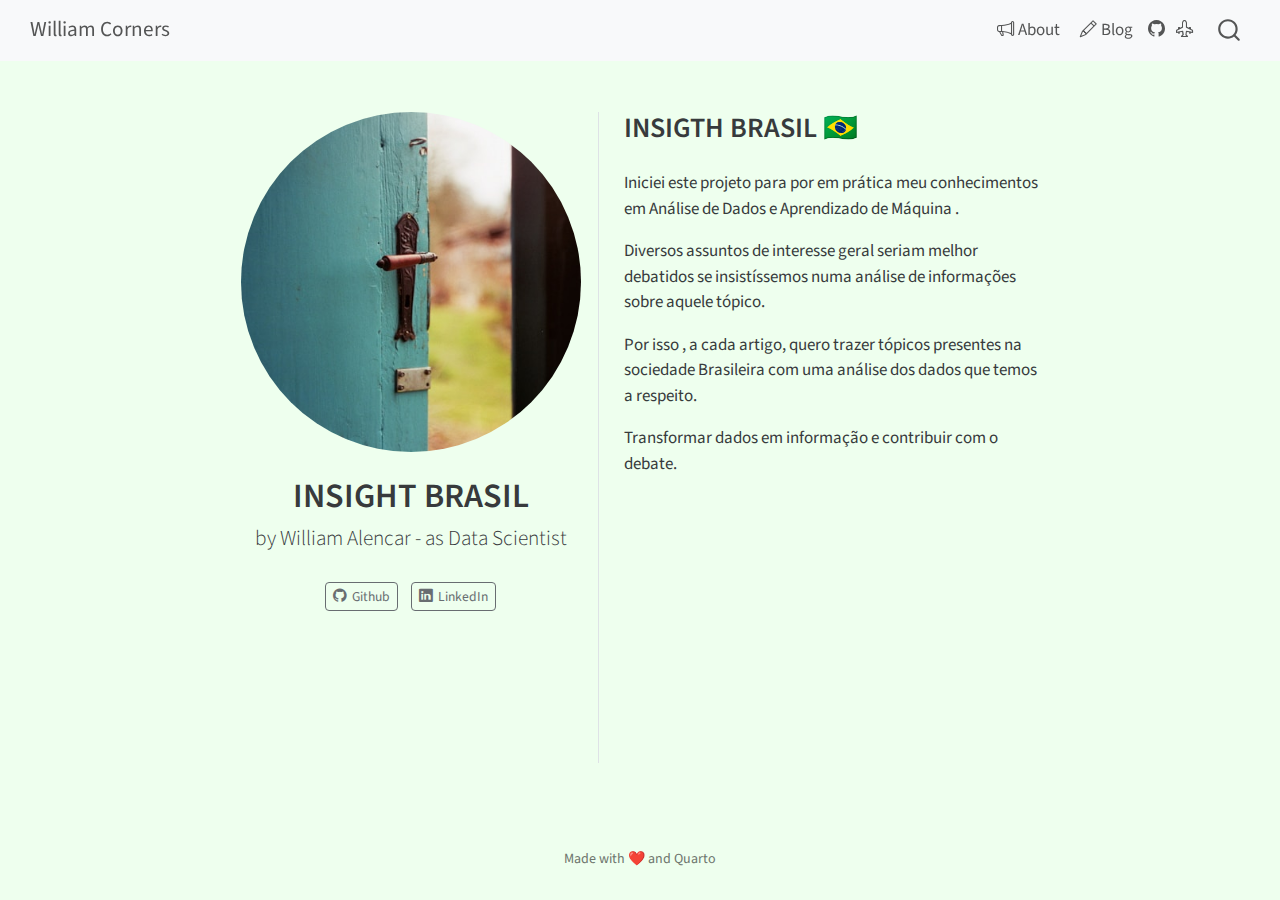
<file: index.html>
<!DOCTYPE html>
<html xmlns="http://www.w3.org/1999/xhtml" lang="en" xml:lang="en"><head>

<meta charset="utf-8">
<meta name="generator" content="quarto-1.6.43">

<meta name="viewport" content="width=device-width, initial-scale=1.0, user-scalable=yes">


<title>Insight Brasil</title>
<style>
code{white-space: pre-wrap;}
span.smallcaps{font-variant: small-caps;}
div.columns{display: flex; gap: min(4vw, 1.5em);}
div.column{flex: auto; overflow-x: auto;}
div.hanging-indent{margin-left: 1.5em; text-indent: -1.5em;}
ul.task-list{list-style: none;}
ul.task-list li input[type="checkbox"] {
  width: 0.8em;
  margin: 0 0.8em 0.2em -1em; /* quarto-specific, see https://github.com/quarto-dev/quarto-cli/issues/4556 */ 
  vertical-align: middle;
}
</style>


<script src="site_libs/quarto-nav/quarto-nav.js"></script>
<script src="site_libs/quarto-nav/headroom.min.js"></script>
<script src="site_libs/clipboard/clipboard.min.js"></script>
<script src="site_libs/quarto-search/autocomplete.umd.js"></script>
<script src="site_libs/quarto-search/fuse.min.js"></script>
<script src="site_libs/quarto-search/quarto-search.js"></script>
<meta name="quarto:offset" content="./">
<script src="site_libs/quarto-html/quarto.js"></script>
<script src="site_libs/quarto-html/popper.min.js"></script>
<script src="site_libs/quarto-html/tippy.umd.min.js"></script>
<link href="site_libs/quarto-html/tippy.css" rel="stylesheet">
<link href="site_libs/quarto-html/quarto-syntax-highlighting-d4d76bf8491c20bad77d141916dc28e1.css" rel="stylesheet" id="quarto-text-highlighting-styles">
<script src="site_libs/bootstrap/bootstrap.min.js"></script>
<link href="site_libs/bootstrap/bootstrap-icons.css" rel="stylesheet">
<link href="site_libs/bootstrap/bootstrap-75f09d1d1c7c2da6c69d6bed206cf137.min.css" rel="stylesheet" append-hash="true" id="quarto-bootstrap" data-mode="light">
<script id="quarto-search-options" type="application/json">{
  "location": "navbar",
  "copy-button": false,
  "collapse-after": 3,
  "panel-placement": "end",
  "type": "overlay",
  "limit": 50,
  "keyboard-shortcut": [
    "f",
    "/",
    "s"
  ],
  "show-item-context": false,
  "language": {
    "search-no-results-text": "No results",
    "search-matching-documents-text": "matching documents",
    "search-copy-link-title": "Copy link to search",
    "search-hide-matches-text": "Hide additional matches",
    "search-more-match-text": "more match in this document",
    "search-more-matches-text": "more matches in this document",
    "search-clear-button-title": "Clear",
    "search-text-placeholder": "",
    "search-detached-cancel-button-title": "Cancel",
    "search-submit-button-title": "Submit",
    "search-label": "Search"
  }
}</script>


<meta property="og:title" content="Insight Brasil">
<meta property="og:description" content="by William Alencar - as Data Scientist">
<meta property="og:image" content="./assets/images/profile.jpg">
<meta property="og:site_name" content="Insight Brasil">
</head>

<body class="nav-fixed fullcontent">

<div id="quarto-search-results"></div>
  <header id="quarto-header" class="headroom fixed-top">
    <nav class="navbar navbar-expand-lg " data-bs-theme="dark">
      <div class="navbar-container container-fluid">
      <div class="navbar-brand-container mx-auto">
    <a class="navbar-brand" href="./index.html">
    <span class="navbar-title">William Corners</span>
    </a>
  </div>
            <div id="quarto-search" class="" title="Search"></div>
          <button class="navbar-toggler" type="button" data-bs-toggle="collapse" data-bs-target="#navbarCollapse" aria-controls="navbarCollapse" role="menu" aria-expanded="false" aria-label="Toggle navigation" onclick="if (window.quartoToggleHeadroom) { window.quartoToggleHeadroom(); }">
  <span class="navbar-toggler-icon"></span>
</button>
          <div class="collapse navbar-collapse" id="navbarCollapse">
            <ul class="navbar-nav navbar-nav-scroll ms-auto">
  <li class="nav-item">
    <a class="nav-link" href="./pages/about.html"> <i class="bi bi-megaphone" role="img">
</i> 
<span class="menu-text">About</span></a>
  </li>  
  <li class="nav-item">
    <a class="nav-link" href="./blog/index.html"> <i class="bi bi-pencil" role="img">
</i> 
<span class="menu-text">Blog</span></a>
  </li>  
</ul>
          </div> <!-- /navcollapse -->
            <div class="quarto-navbar-tools tools-wide">
    <a href="./github.com" title="" class="quarto-navigation-tool px-1" aria-label=""><i class="bi bi-github"></i></a>
    <a href="" title="" class="quarto-navigation-tool px-1" aria-label=""><i class="bi bi-airplane-engines"></i></a>
    <a href="" title="<i class='house'></i>" class="quarto-navigation-tool px-1" aria-label="<i class='house'></i>"><i class="bi bi-"></i></a>
</div>
      </div> <!-- /container-fluid -->
    </nav>
</header>
<!-- content -->
<div id="quarto-content" class="quarto-container page-columns page-rows-contents page-layout-article page-navbar">
<!-- sidebar -->
<!-- margin-sidebar -->
    
<!-- main -->
<div class="quarto-about-trestles">
  <div class="about-entity">
    <img src="./assets/images/profile.jpg" class="about-image
  round " style="height: 20em; width: 20em;">
<header id="title-block-header" class="quarto-title-block default">
<div class="quarto-title">
<h1 class="title">Insight Brasil</h1>
<p class="subtitle lead">by William Alencar - as Data Scientist</p>
</div>
<div class="quarto-title-meta">
  </div>
</header>
    <div class="about-links">
  <a href="https://github.com" class="about-link" rel="" target="">
    <i class="bi bi-github"></i>
     <span class="about-link-text">Github</span>
  </a>
  <a href="https://linkedin.com/williambr" class="about-link" rel="" target="">
    <i class="bi bi-linkedin"></i>
     <span class="about-link-text">LinkedIn</span>
  </a>
</div>
  </div>
  <div class="about-contents"><main class="content" id="quarto-document-content">
<section id="insigth-brasil" class="level2">
<h2 data-anchor-id="insigth-brasil">Insigth Brasil 🇧🇷</h2>
<p>Iniciei este projeto para por em prática meu conhecimentos em Análise de Dados e Aprendizado de Máquina .</p>
<p>Diversos assuntos de interesse geral seriam melhor debatidos se insistíssemos numa análise de informações sobre aquele tópico.</p>
<p>Por isso , a cada artigo, quero trazer tópicos presentes na sociedade Brasileira com uma análise dos dados que temos a respeito.</p>
<p>Transformar dados em informação e contribuir com o debate.</p>


</section>
</main></div>
</div>
 <!-- /main -->
<script id="quarto-html-after-body" type="application/javascript">
window.document.addEventListener("DOMContentLoaded", function (event) {
  const toggleBodyColorMode = (bsSheetEl) => {
    const mode = bsSheetEl.getAttribute("data-mode");
    const bodyEl = window.document.querySelector("body");
    if (mode === "dark") {
      bodyEl.classList.add("quarto-dark");
      bodyEl.classList.remove("quarto-light");
    } else {
      bodyEl.classList.add("quarto-light");
      bodyEl.classList.remove("quarto-dark");
    }
  }
  const toggleBodyColorPrimary = () => {
    const bsSheetEl = window.document.querySelector("link#quarto-bootstrap");
    if (bsSheetEl) {
      toggleBodyColorMode(bsSheetEl);
    }
  }
  toggleBodyColorPrimary();  
  const isCodeAnnotation = (el) => {
    for (const clz of el.classList) {
      if (clz.startsWith('code-annotation-')) {                     
        return true;
      }
    }
    return false;
  }
  const onCopySuccess = function(e) {
    // button target
    const button = e.trigger;
    // don't keep focus
    button.blur();
    // flash "checked"
    button.classList.add('code-copy-button-checked');
    var currentTitle = button.getAttribute("title");
    button.setAttribute("title", "Copied!");
    let tooltip;
    if (window.bootstrap) {
      button.setAttribute("data-bs-toggle", "tooltip");
      button.setAttribute("data-bs-placement", "left");
      button.setAttribute("data-bs-title", "Copied!");
      tooltip = new bootstrap.Tooltip(button, 
        { trigger: "manual", 
          customClass: "code-copy-button-tooltip",
          offset: [0, -8]});
      tooltip.show();    
    }
    setTimeout(function() {
      if (tooltip) {
        tooltip.hide();
        button.removeAttribute("data-bs-title");
        button.removeAttribute("data-bs-toggle");
        button.removeAttribute("data-bs-placement");
      }
      button.setAttribute("title", currentTitle);
      button.classList.remove('code-copy-button-checked');
    }, 1000);
    // clear code selection
    e.clearSelection();
  }
  const getTextToCopy = function(trigger) {
      const codeEl = trigger.previousElementSibling.cloneNode(true);
      for (const childEl of codeEl.children) {
        if (isCodeAnnotation(childEl)) {
          childEl.remove();
        }
      }
      return codeEl.innerText;
  }
  const clipboard = new window.ClipboardJS('.code-copy-button:not([data-in-quarto-modal])', {
    text: getTextToCopy
  });
  clipboard.on('success', onCopySuccess);
  if (window.document.getElementById('quarto-embedded-source-code-modal')) {
    const clipboardModal = new window.ClipboardJS('.code-copy-button[data-in-quarto-modal]', {
      text: getTextToCopy,
      container: window.document.getElementById('quarto-embedded-source-code-modal')
    });
    clipboardModal.on('success', onCopySuccess);
  }
    var localhostRegex = new RegExp(/^(?:http|https):\/\/localhost\:?[0-9]*\//);
    var mailtoRegex = new RegExp(/^mailto:/);
      var filterRegex = new RegExp('/' + window.location.host + '/');
    var isInternal = (href) => {
        return filterRegex.test(href) || localhostRegex.test(href) || mailtoRegex.test(href);
    }
    // Inspect non-navigation links and adorn them if external
 	var links = window.document.querySelectorAll('a[href]:not(.nav-link):not(.navbar-brand):not(.toc-action):not(.sidebar-link):not(.sidebar-item-toggle):not(.pagination-link):not(.no-external):not([aria-hidden]):not(.dropdown-item):not(.quarto-navigation-tool):not(.about-link)');
    for (var i=0; i<links.length; i++) {
      const link = links[i];
      if (!isInternal(link.href)) {
        // undo the damage that might have been done by quarto-nav.js in the case of
        // links that we want to consider external
        if (link.dataset.originalHref !== undefined) {
          link.href = link.dataset.originalHref;
        }
      }
    }
  function tippyHover(el, contentFn, onTriggerFn, onUntriggerFn) {
    const config = {
      allowHTML: true,
      maxWidth: 500,
      delay: 100,
      arrow: false,
      appendTo: function(el) {
          return el.parentElement;
      },
      interactive: true,
      interactiveBorder: 10,
      theme: 'quarto',
      placement: 'bottom-start',
    };
    if (contentFn) {
      config.content = contentFn;
    }
    if (onTriggerFn) {
      config.onTrigger = onTriggerFn;
    }
    if (onUntriggerFn) {
      config.onUntrigger = onUntriggerFn;
    }
    window.tippy(el, config); 
  }
  const noterefs = window.document.querySelectorAll('a[role="doc-noteref"]');
  for (var i=0; i<noterefs.length; i++) {
    const ref = noterefs[i];
    tippyHover(ref, function() {
      // use id or data attribute instead here
      let href = ref.getAttribute('data-footnote-href') || ref.getAttribute('href');
      try { href = new URL(href).hash; } catch {}
      const id = href.replace(/^#\/?/, "");
      const note = window.document.getElementById(id);
      if (note) {
        return note.innerHTML;
      } else {
        return "";
      }
    });
  }
  const xrefs = window.document.querySelectorAll('a.quarto-xref');
  const processXRef = (id, note) => {
    // Strip column container classes
    const stripColumnClz = (el) => {
      el.classList.remove("page-full", "page-columns");
      if (el.children) {
        for (const child of el.children) {
          stripColumnClz(child);
        }
      }
    }
    stripColumnClz(note)
    if (id === null || id.startsWith('sec-')) {
      // Special case sections, only their first couple elements
      const container = document.createElement("div");
      if (note.children && note.children.length > 2) {
        container.appendChild(note.children[0].cloneNode(true));
        for (let i = 1; i < note.children.length; i++) {
          const child = note.children[i];
          if (child.tagName === "P" && child.innerText === "") {
            continue;
          } else {
            container.appendChild(child.cloneNode(true));
            break;
          }
        }
        if (window.Quarto?.typesetMath) {
          window.Quarto.typesetMath(container);
        }
        return container.innerHTML
      } else {
        if (window.Quarto?.typesetMath) {
          window.Quarto.typesetMath(note);
        }
        return note.innerHTML;
      }
    } else {
      // Remove any anchor links if they are present
      const anchorLink = note.querySelector('a.anchorjs-link');
      if (anchorLink) {
        anchorLink.remove();
      }
      if (window.Quarto?.typesetMath) {
        window.Quarto.typesetMath(note);
      }
      if (note.classList.contains("callout")) {
        return note.outerHTML;
      } else {
        return note.innerHTML;
      }
    }
  }
  for (var i=0; i<xrefs.length; i++) {
    const xref = xrefs[i];
    tippyHover(xref, undefined, function(instance) {
      instance.disable();
      let url = xref.getAttribute('href');
      let hash = undefined; 
      if (url.startsWith('#')) {
        hash = url;
      } else {
        try { hash = new URL(url).hash; } catch {}
      }
      if (hash) {
        const id = hash.replace(/^#\/?/, "");
        const note = window.document.getElementById(id);
        if (note !== null) {
          try {
            const html = processXRef(id, note.cloneNode(true));
            instance.setContent(html);
          } finally {
            instance.enable();
            instance.show();
          }
        } else {
          // See if we can fetch this
          fetch(url.split('#')[0])
          .then(res => res.text())
          .then(html => {
            const parser = new DOMParser();
            const htmlDoc = parser.parseFromString(html, "text/html");
            const note = htmlDoc.getElementById(id);
            if (note !== null) {
              const html = processXRef(id, note);
              instance.setContent(html);
            } 
          }).finally(() => {
            instance.enable();
            instance.show();
          });
        }
      } else {
        // See if we can fetch a full url (with no hash to target)
        // This is a special case and we should probably do some content thinning / targeting
        fetch(url)
        .then(res => res.text())
        .then(html => {
          const parser = new DOMParser();
          const htmlDoc = parser.parseFromString(html, "text/html");
          const note = htmlDoc.querySelector('main.content');
          if (note !== null) {
            // This should only happen for chapter cross references
            // (since there is no id in the URL)
            // remove the first header
            if (note.children.length > 0 && note.children[0].tagName === "HEADER") {
              note.children[0].remove();
            }
            const html = processXRef(null, note);
            instance.setContent(html);
          } 
        }).finally(() => {
          instance.enable();
          instance.show();
        });
      }
    }, function(instance) {
    });
  }
      let selectedAnnoteEl;
      const selectorForAnnotation = ( cell, annotation) => {
        let cellAttr = 'data-code-cell="' + cell + '"';
        let lineAttr = 'data-code-annotation="' +  annotation + '"';
        const selector = 'span[' + cellAttr + '][' + lineAttr + ']';
        return selector;
      }
      const selectCodeLines = (annoteEl) => {
        const doc = window.document;
        const targetCell = annoteEl.getAttribute("data-target-cell");
        const targetAnnotation = annoteEl.getAttribute("data-target-annotation");
        const annoteSpan = window.document.querySelector(selectorForAnnotation(targetCell, targetAnnotation));
        const lines = annoteSpan.getAttribute("data-code-lines").split(",");
        const lineIds = lines.map((line) => {
          return targetCell + "-" + line;
        })
        let top = null;
        let height = null;
        let parent = null;
        if (lineIds.length > 0) {
            //compute the position of the single el (top and bottom and make a div)
            const el = window.document.getElementById(lineIds[0]);
            top = el.offsetTop;
            height = el.offsetHeight;
            parent = el.parentElement.parentElement;
          if (lineIds.length > 1) {
            const lastEl = window.document.getElementById(lineIds[lineIds.length - 1]);
            const bottom = lastEl.offsetTop + lastEl.offsetHeight;
            height = bottom - top;
          }
          if (top !== null && height !== null && parent !== null) {
            // cook up a div (if necessary) and position it 
            let div = window.document.getElementById("code-annotation-line-highlight");
            if (div === null) {
              div = window.document.createElement("div");
              div.setAttribute("id", "code-annotation-line-highlight");
              div.style.position = 'absolute';
              parent.appendChild(div);
            }
            div.style.top = top - 2 + "px";
            div.style.height = height + 4 + "px";
            div.style.left = 0;
            let gutterDiv = window.document.getElementById("code-annotation-line-highlight-gutter");
            if (gutterDiv === null) {
              gutterDiv = window.document.createElement("div");
              gutterDiv.setAttribute("id", "code-annotation-line-highlight-gutter");
              gutterDiv.style.position = 'absolute';
              const codeCell = window.document.getElementById(targetCell);
              const gutter = codeCell.querySelector('.code-annotation-gutter');
              gutter.appendChild(gutterDiv);
            }
            gutterDiv.style.top = top - 2 + "px";
            gutterDiv.style.height = height + 4 + "px";
          }
          selectedAnnoteEl = annoteEl;
        }
      };
      const unselectCodeLines = () => {
        const elementsIds = ["code-annotation-line-highlight", "code-annotation-line-highlight-gutter"];
        elementsIds.forEach((elId) => {
          const div = window.document.getElementById(elId);
          if (div) {
            div.remove();
          }
        });
        selectedAnnoteEl = undefined;
      };
        // Handle positioning of the toggle
    window.addEventListener(
      "resize",
      throttle(() => {
        elRect = undefined;
        if (selectedAnnoteEl) {
          selectCodeLines(selectedAnnoteEl);
        }
      }, 10)
    );
    function throttle(fn, ms) {
    let throttle = false;
    let timer;
      return (...args) => {
        if(!throttle) { // first call gets through
            fn.apply(this, args);
            throttle = true;
        } else { // all the others get throttled
            if(timer) clearTimeout(timer); // cancel #2
            timer = setTimeout(() => {
              fn.apply(this, args);
              timer = throttle = false;
            }, ms);
        }
      };
    }
      // Attach click handler to the DT
      const annoteDls = window.document.querySelectorAll('dt[data-target-cell]');
      for (const annoteDlNode of annoteDls) {
        annoteDlNode.addEventListener('click', (event) => {
          const clickedEl = event.target;
          if (clickedEl !== selectedAnnoteEl) {
            unselectCodeLines();
            const activeEl = window.document.querySelector('dt[data-target-cell].code-annotation-active');
            if (activeEl) {
              activeEl.classList.remove('code-annotation-active');
            }
            selectCodeLines(clickedEl);
            clickedEl.classList.add('code-annotation-active');
          } else {
            // Unselect the line
            unselectCodeLines();
            clickedEl.classList.remove('code-annotation-active');
          }
        });
      }
  const findCites = (el) => {
    const parentEl = el.parentElement;
    if (parentEl) {
      const cites = parentEl.dataset.cites;
      if (cites) {
        return {
          el,
          cites: cites.split(' ')
        };
      } else {
        return findCites(el.parentElement)
      }
    } else {
      return undefined;
    }
  };
  var bibliorefs = window.document.querySelectorAll('a[role="doc-biblioref"]');
  for (var i=0; i<bibliorefs.length; i++) {
    const ref = bibliorefs[i];
    const citeInfo = findCites(ref);
    if (citeInfo) {
      tippyHover(citeInfo.el, function() {
        var popup = window.document.createElement('div');
        citeInfo.cites.forEach(function(cite) {
          var citeDiv = window.document.createElement('div');
          citeDiv.classList.add('hanging-indent');
          citeDiv.classList.add('csl-entry');
          var biblioDiv = window.document.getElementById('ref-' + cite);
          if (biblioDiv) {
            citeDiv.innerHTML = biblioDiv.innerHTML;
          }
          popup.appendChild(citeDiv);
        });
        return popup.innerHTML;
      });
    }
  }
});
</script>
</div> <!-- /content -->
<footer class="footer">
  <div class="nav-footer">
    <div class="nav-footer-left">
      &nbsp;
    </div>   
    <div class="nav-footer-center">
<p>Made with ❤️ and Quarto</p>
</div>
    <div class="nav-footer-right">
      &nbsp;
    </div>
  </div>
</footer>




</body></html>
</file>
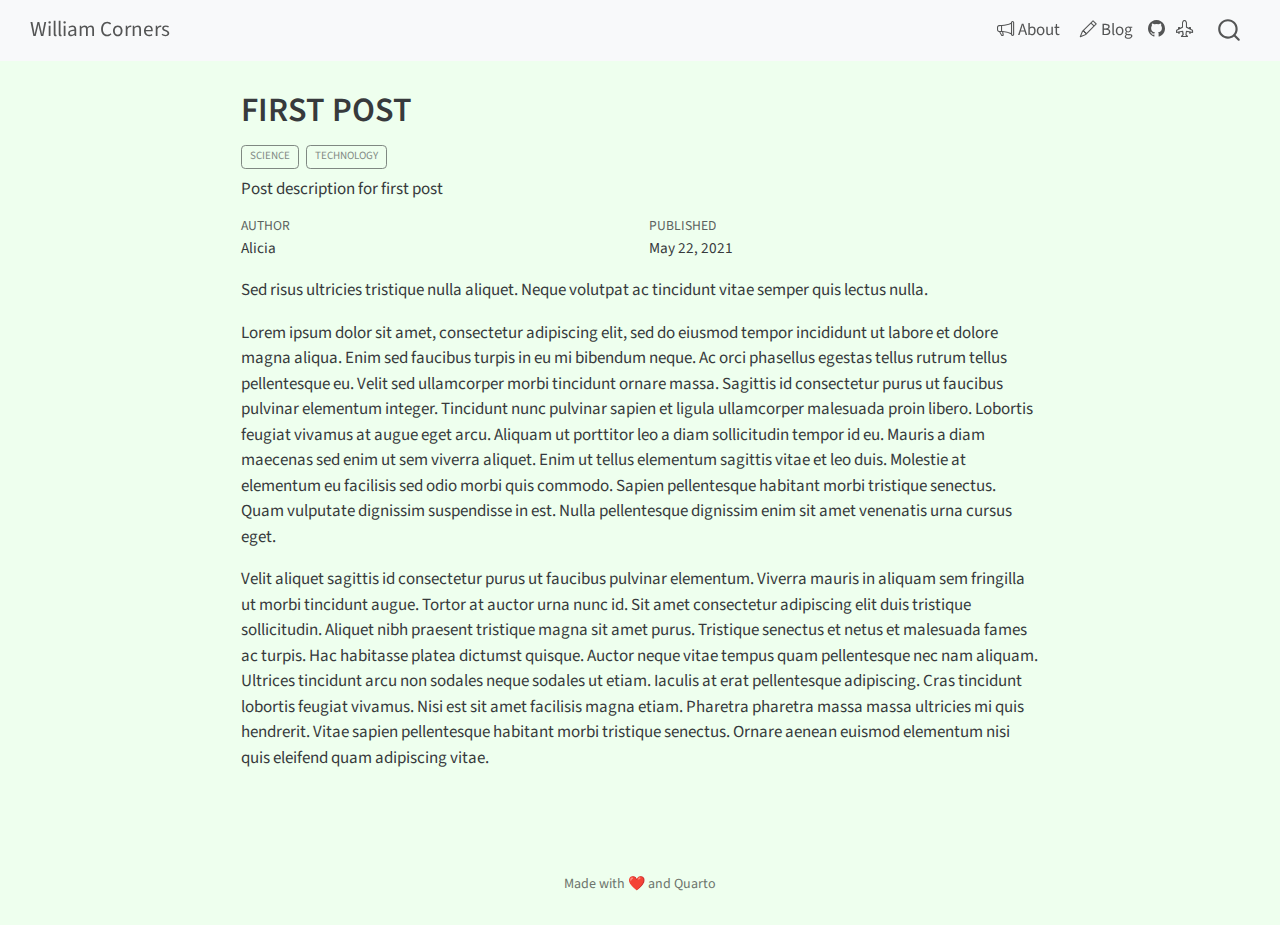
<file: blog/first-post/index.html>
<!DOCTYPE html>
<html xmlns="http://www.w3.org/1999/xhtml" lang="en" xml:lang="en"><head>

<meta charset="utf-8">
<meta name="generator" content="quarto-1.6.43">

<meta name="viewport" content="width=device-width, initial-scale=1.0, user-scalable=yes">

<meta name="author" content="Alicia">
<meta name="dcterms.date" content="2021-05-22">
<meta name="description" content="Post description for first post">

<title>First Post – Insight Brasil</title>
<style>
code{white-space: pre-wrap;}
span.smallcaps{font-variant: small-caps;}
div.columns{display: flex; gap: min(4vw, 1.5em);}
div.column{flex: auto; overflow-x: auto;}
div.hanging-indent{margin-left: 1.5em; text-indent: -1.5em;}
ul.task-list{list-style: none;}
ul.task-list li input[type="checkbox"] {
  width: 0.8em;
  margin: 0 0.8em 0.2em -1em; /* quarto-specific, see https://github.com/quarto-dev/quarto-cli/issues/4556 */ 
  vertical-align: middle;
}
</style>


<script src="../../site_libs/quarto-nav/quarto-nav.js"></script>
<script src="../../site_libs/quarto-nav/headroom.min.js"></script>
<script src="../../site_libs/clipboard/clipboard.min.js"></script>
<script src="../../site_libs/quarto-search/autocomplete.umd.js"></script>
<script src="../../site_libs/quarto-search/fuse.min.js"></script>
<script src="../../site_libs/quarto-search/quarto-search.js"></script>
<meta name="quarto:offset" content="../../">
<script src="../../site_libs/quarto-html/quarto.js"></script>
<script src="../../site_libs/quarto-html/popper.min.js"></script>
<script src="../../site_libs/quarto-html/tippy.umd.min.js"></script>
<script src="../../site_libs/quarto-html/anchor.min.js"></script>
<link href="../../site_libs/quarto-html/tippy.css" rel="stylesheet">
<link href="../../site_libs/quarto-html/quarto-syntax-highlighting-d4d76bf8491c20bad77d141916dc28e1.css" rel="stylesheet" id="quarto-text-highlighting-styles">
<script src="../../site_libs/bootstrap/bootstrap.min.js"></script>
<link href="../../site_libs/bootstrap/bootstrap-icons.css" rel="stylesheet">
<link href="../../site_libs/bootstrap/bootstrap-75f09d1d1c7c2da6c69d6bed206cf137.min.css" rel="stylesheet" append-hash="true" id="quarto-bootstrap" data-mode="light">
<script id="quarto-search-options" type="application/json">{
  "location": "navbar",
  "copy-button": false,
  "collapse-after": 3,
  "panel-placement": "end",
  "type": "overlay",
  "limit": 50,
  "keyboard-shortcut": [
    "f",
    "/",
    "s"
  ],
  "show-item-context": false,
  "language": {
    "search-no-results-text": "No results",
    "search-matching-documents-text": "matching documents",
    "search-copy-link-title": "Copy link to search",
    "search-hide-matches-text": "Hide additional matches",
    "search-more-match-text": "more match in this document",
    "search-more-matches-text": "more matches in this document",
    "search-clear-button-title": "Clear",
    "search-text-placeholder": "",
    "search-detached-cancel-button-title": "Cancel",
    "search-submit-button-title": "Submit",
    "search-label": "Search"
  }
}</script>


<meta property="og:title" content="First Post – Insight Brasil">
<meta property="og:description" content="Post description for first post">
<meta property="og:image" content="cover.jpg">
<meta property="og:site_name" content="Insight Brasil">
</head>

<body class="nav-fixed fullcontent">

<div id="quarto-search-results"></div>
  <header id="quarto-header" class="headroom fixed-top">
    <nav class="navbar navbar-expand-lg " data-bs-theme="dark">
      <div class="navbar-container container-fluid">
      <div class="navbar-brand-container mx-auto">
    <a class="navbar-brand" href="../../index.html">
    <span class="navbar-title">William Corners</span>
    </a>
  </div>
            <div id="quarto-search" class="" title="Search"></div>
          <button class="navbar-toggler" type="button" data-bs-toggle="collapse" data-bs-target="#navbarCollapse" aria-controls="navbarCollapse" role="menu" aria-expanded="false" aria-label="Toggle navigation" onclick="if (window.quartoToggleHeadroom) { window.quartoToggleHeadroom(); }">
  <span class="navbar-toggler-icon"></span>
</button>
          <div class="collapse navbar-collapse" id="navbarCollapse">
            <ul class="navbar-nav navbar-nav-scroll ms-auto">
  <li class="nav-item">
    <a class="nav-link" href="../../pages/about.html"> <i class="bi bi-megaphone" role="img">
</i> 
<span class="menu-text">About</span></a>
  </li>  
  <li class="nav-item">
    <a class="nav-link" href="../../blog/index.html"> <i class="bi bi-pencil" role="img">
</i> 
<span class="menu-text">Blog</span></a>
  </li>  
</ul>
          </div> <!-- /navcollapse -->
            <div class="quarto-navbar-tools tools-wide">
    <a href="../../github.com" title="" class="quarto-navigation-tool px-1" aria-label=""><i class="bi bi-github"></i></a>
    <a href="" title="" class="quarto-navigation-tool px-1" aria-label=""><i class="bi bi-airplane-engines"></i></a>
    <a href="" title="<i class='house'></i>" class="quarto-navigation-tool px-1" aria-label="<i class='house'></i>"><i class="bi bi-"></i></a>
</div>
      </div> <!-- /container-fluid -->
    </nav>
</header>
<!-- content -->
<div id="quarto-content" class="quarto-container page-columns page-rows-contents page-layout-article page-navbar">
<!-- sidebar -->
<!-- margin-sidebar -->
    
<!-- main -->
<main class="content" id="quarto-document-content">

<header id="title-block-header" class="quarto-title-block default">
<div class="quarto-title">
<h1 class="title">First Post</h1>
  <div class="quarto-categories">
    <div class="quarto-category">Science</div>
    <div class="quarto-category">Technology</div>
  </div>
  </div>

<div>
  <div class="description">
    Post description for first post
  </div>
</div>


<div class="quarto-title-meta">

    <div>
    <div class="quarto-title-meta-heading">Author</div>
    <div class="quarto-title-meta-contents">
             <p>Alicia </p>
          </div>
  </div>
    
    <div>
    <div class="quarto-title-meta-heading">Published</div>
    <div class="quarto-title-meta-contents">
      <p class="date">May 22, 2021</p>
    </div>
  </div>
  
    
  </div>
  


</header>


<p>Sed risus ultricies tristique nulla aliquet. Neque volutpat ac tincidunt vitae semper quis lectus nulla.</p>
<p>Lorem ipsum dolor sit amet, consectetur adipiscing elit, sed do eiusmod tempor incididunt ut labore et dolore magna aliqua. Enim sed faucibus turpis in eu mi bibendum neque. Ac orci phasellus egestas tellus rutrum tellus pellentesque eu. Velit sed ullamcorper morbi tincidunt ornare massa. Sagittis id consectetur purus ut faucibus pulvinar elementum integer. Tincidunt nunc pulvinar sapien et ligula ullamcorper malesuada proin libero. Lobortis feugiat vivamus at augue eget arcu. Aliquam ut porttitor leo a diam sollicitudin tempor id eu. Mauris a diam maecenas sed enim ut sem viverra aliquet. Enim ut tellus elementum sagittis vitae et leo duis. Molestie at elementum eu facilisis sed odio morbi quis commodo. Sapien pellentesque habitant morbi tristique senectus. Quam vulputate dignissim suspendisse in est. Nulla pellentesque dignissim enim sit amet venenatis urna cursus eget.</p>
<p>Velit aliquet sagittis id consectetur purus ut faucibus pulvinar elementum. Viverra mauris in aliquam sem fringilla ut morbi tincidunt augue. Tortor at auctor urna nunc id. Sit amet consectetur adipiscing elit duis tristique sollicitudin. Aliquet nibh praesent tristique magna sit amet purus. Tristique senectus et netus et malesuada fames ac turpis. Hac habitasse platea dictumst quisque. Auctor neque vitae tempus quam pellentesque nec nam aliquam. Ultrices tincidunt arcu non sodales neque sodales ut etiam. Iaculis at erat pellentesque adipiscing. Cras tincidunt lobortis feugiat vivamus. Nisi est sit amet facilisis magna etiam. Pharetra pharetra massa massa ultricies mi quis hendrerit. Vitae sapien pellentesque habitant morbi tristique senectus. Ornare aenean euismod elementum nisi quis eleifend quam adipiscing vitae.</p>



</main> <!-- /main -->
<script id="quarto-html-after-body" type="application/javascript">
window.document.addEventListener("DOMContentLoaded", function (event) {
  const toggleBodyColorMode = (bsSheetEl) => {
    const mode = bsSheetEl.getAttribute("data-mode");
    const bodyEl = window.document.querySelector("body");
    if (mode === "dark") {
      bodyEl.classList.add("quarto-dark");
      bodyEl.classList.remove("quarto-light");
    } else {
      bodyEl.classList.add("quarto-light");
      bodyEl.classList.remove("quarto-dark");
    }
  }
  const toggleBodyColorPrimary = () => {
    const bsSheetEl = window.document.querySelector("link#quarto-bootstrap");
    if (bsSheetEl) {
      toggleBodyColorMode(bsSheetEl);
    }
  }
  toggleBodyColorPrimary();  
  const icon = "";
  const anchorJS = new window.AnchorJS();
  anchorJS.options = {
    placement: 'right',
    icon: icon
  };
  anchorJS.add('.anchored');
  const isCodeAnnotation = (el) => {
    for (const clz of el.classList) {
      if (clz.startsWith('code-annotation-')) {                     
        return true;
      }
    }
    return false;
  }
  const onCopySuccess = function(e) {
    // button target
    const button = e.trigger;
    // don't keep focus
    button.blur();
    // flash "checked"
    button.classList.add('code-copy-button-checked');
    var currentTitle = button.getAttribute("title");
    button.setAttribute("title", "Copied!");
    let tooltip;
    if (window.bootstrap) {
      button.setAttribute("data-bs-toggle", "tooltip");
      button.setAttribute("data-bs-placement", "left");
      button.setAttribute("data-bs-title", "Copied!");
      tooltip = new bootstrap.Tooltip(button, 
        { trigger: "manual", 
          customClass: "code-copy-button-tooltip",
          offset: [0, -8]});
      tooltip.show();    
    }
    setTimeout(function() {
      if (tooltip) {
        tooltip.hide();
        button.removeAttribute("data-bs-title");
        button.removeAttribute("data-bs-toggle");
        button.removeAttribute("data-bs-placement");
      }
      button.setAttribute("title", currentTitle);
      button.classList.remove('code-copy-button-checked');
    }, 1000);
    // clear code selection
    e.clearSelection();
  }
  const getTextToCopy = function(trigger) {
      const codeEl = trigger.previousElementSibling.cloneNode(true);
      for (const childEl of codeEl.children) {
        if (isCodeAnnotation(childEl)) {
          childEl.remove();
        }
      }
      return codeEl.innerText;
  }
  const clipboard = new window.ClipboardJS('.code-copy-button:not([data-in-quarto-modal])', {
    text: getTextToCopy
  });
  clipboard.on('success', onCopySuccess);
  if (window.document.getElementById('quarto-embedded-source-code-modal')) {
    const clipboardModal = new window.ClipboardJS('.code-copy-button[data-in-quarto-modal]', {
      text: getTextToCopy,
      container: window.document.getElementById('quarto-embedded-source-code-modal')
    });
    clipboardModal.on('success', onCopySuccess);
  }
    var localhostRegex = new RegExp(/^(?:http|https):\/\/localhost\:?[0-9]*\//);
    var mailtoRegex = new RegExp(/^mailto:/);
      var filterRegex = new RegExp('/' + window.location.host + '/');
    var isInternal = (href) => {
        return filterRegex.test(href) || localhostRegex.test(href) || mailtoRegex.test(href);
    }
    // Inspect non-navigation links and adorn them if external
 	var links = window.document.querySelectorAll('a[href]:not(.nav-link):not(.navbar-brand):not(.toc-action):not(.sidebar-link):not(.sidebar-item-toggle):not(.pagination-link):not(.no-external):not([aria-hidden]):not(.dropdown-item):not(.quarto-navigation-tool):not(.about-link)');
    for (var i=0; i<links.length; i++) {
      const link = links[i];
      if (!isInternal(link.href)) {
        // undo the damage that might have been done by quarto-nav.js in the case of
        // links that we want to consider external
        if (link.dataset.originalHref !== undefined) {
          link.href = link.dataset.originalHref;
        }
      }
    }
  function tippyHover(el, contentFn, onTriggerFn, onUntriggerFn) {
    const config = {
      allowHTML: true,
      maxWidth: 500,
      delay: 100,
      arrow: false,
      appendTo: function(el) {
          return el.parentElement;
      },
      interactive: true,
      interactiveBorder: 10,
      theme: 'quarto',
      placement: 'bottom-start',
    };
    if (contentFn) {
      config.content = contentFn;
    }
    if (onTriggerFn) {
      config.onTrigger = onTriggerFn;
    }
    if (onUntriggerFn) {
      config.onUntrigger = onUntriggerFn;
    }
    window.tippy(el, config); 
  }
  const noterefs = window.document.querySelectorAll('a[role="doc-noteref"]');
  for (var i=0; i<noterefs.length; i++) {
    const ref = noterefs[i];
    tippyHover(ref, function() {
      // use id or data attribute instead here
      let href = ref.getAttribute('data-footnote-href') || ref.getAttribute('href');
      try { href = new URL(href).hash; } catch {}
      const id = href.replace(/^#\/?/, "");
      const note = window.document.getElementById(id);
      if (note) {
        return note.innerHTML;
      } else {
        return "";
      }
    });
  }
  const xrefs = window.document.querySelectorAll('a.quarto-xref');
  const processXRef = (id, note) => {
    // Strip column container classes
    const stripColumnClz = (el) => {
      el.classList.remove("page-full", "page-columns");
      if (el.children) {
        for (const child of el.children) {
          stripColumnClz(child);
        }
      }
    }
    stripColumnClz(note)
    if (id === null || id.startsWith('sec-')) {
      // Special case sections, only their first couple elements
      const container = document.createElement("div");
      if (note.children && note.children.length > 2) {
        container.appendChild(note.children[0].cloneNode(true));
        for (let i = 1; i < note.children.length; i++) {
          const child = note.children[i];
          if (child.tagName === "P" && child.innerText === "") {
            continue;
          } else {
            container.appendChild(child.cloneNode(true));
            break;
          }
        }
        if (window.Quarto?.typesetMath) {
          window.Quarto.typesetMath(container);
        }
        return container.innerHTML
      } else {
        if (window.Quarto?.typesetMath) {
          window.Quarto.typesetMath(note);
        }
        return note.innerHTML;
      }
    } else {
      // Remove any anchor links if they are present
      const anchorLink = note.querySelector('a.anchorjs-link');
      if (anchorLink) {
        anchorLink.remove();
      }
      if (window.Quarto?.typesetMath) {
        window.Quarto.typesetMath(note);
      }
      if (note.classList.contains("callout")) {
        return note.outerHTML;
      } else {
        return note.innerHTML;
      }
    }
  }
  for (var i=0; i<xrefs.length; i++) {
    const xref = xrefs[i];
    tippyHover(xref, undefined, function(instance) {
      instance.disable();
      let url = xref.getAttribute('href');
      let hash = undefined; 
      if (url.startsWith('#')) {
        hash = url;
      } else {
        try { hash = new URL(url).hash; } catch {}
      }
      if (hash) {
        const id = hash.replace(/^#\/?/, "");
        const note = window.document.getElementById(id);
        if (note !== null) {
          try {
            const html = processXRef(id, note.cloneNode(true));
            instance.setContent(html);
          } finally {
            instance.enable();
            instance.show();
          }
        } else {
          // See if we can fetch this
          fetch(url.split('#')[0])
          .then(res => res.text())
          .then(html => {
            const parser = new DOMParser();
            const htmlDoc = parser.parseFromString(html, "text/html");
            const note = htmlDoc.getElementById(id);
            if (note !== null) {
              const html = processXRef(id, note);
              instance.setContent(html);
            } 
          }).finally(() => {
            instance.enable();
            instance.show();
          });
        }
      } else {
        // See if we can fetch a full url (with no hash to target)
        // This is a special case and we should probably do some content thinning / targeting
        fetch(url)
        .then(res => res.text())
        .then(html => {
          const parser = new DOMParser();
          const htmlDoc = parser.parseFromString(html, "text/html");
          const note = htmlDoc.querySelector('main.content');
          if (note !== null) {
            // This should only happen for chapter cross references
            // (since there is no id in the URL)
            // remove the first header
            if (note.children.length > 0 && note.children[0].tagName === "HEADER") {
              note.children[0].remove();
            }
            const html = processXRef(null, note);
            instance.setContent(html);
          } 
        }).finally(() => {
          instance.enable();
          instance.show();
        });
      }
    }, function(instance) {
    });
  }
      let selectedAnnoteEl;
      const selectorForAnnotation = ( cell, annotation) => {
        let cellAttr = 'data-code-cell="' + cell + '"';
        let lineAttr = 'data-code-annotation="' +  annotation + '"';
        const selector = 'span[' + cellAttr + '][' + lineAttr + ']';
        return selector;
      }
      const selectCodeLines = (annoteEl) => {
        const doc = window.document;
        const targetCell = annoteEl.getAttribute("data-target-cell");
        const targetAnnotation = annoteEl.getAttribute("data-target-annotation");
        const annoteSpan = window.document.querySelector(selectorForAnnotation(targetCell, targetAnnotation));
        const lines = annoteSpan.getAttribute("data-code-lines").split(",");
        const lineIds = lines.map((line) => {
          return targetCell + "-" + line;
        })
        let top = null;
        let height = null;
        let parent = null;
        if (lineIds.length > 0) {
            //compute the position of the single el (top and bottom and make a div)
            const el = window.document.getElementById(lineIds[0]);
            top = el.offsetTop;
            height = el.offsetHeight;
            parent = el.parentElement.parentElement;
          if (lineIds.length > 1) {
            const lastEl = window.document.getElementById(lineIds[lineIds.length - 1]);
            const bottom = lastEl.offsetTop + lastEl.offsetHeight;
            height = bottom - top;
          }
          if (top !== null && height !== null && parent !== null) {
            // cook up a div (if necessary) and position it 
            let div = window.document.getElementById("code-annotation-line-highlight");
            if (div === null) {
              div = window.document.createElement("div");
              div.setAttribute("id", "code-annotation-line-highlight");
              div.style.position = 'absolute';
              parent.appendChild(div);
            }
            div.style.top = top - 2 + "px";
            div.style.height = height + 4 + "px";
            div.style.left = 0;
            let gutterDiv = window.document.getElementById("code-annotation-line-highlight-gutter");
            if (gutterDiv === null) {
              gutterDiv = window.document.createElement("div");
              gutterDiv.setAttribute("id", "code-annotation-line-highlight-gutter");
              gutterDiv.style.position = 'absolute';
              const codeCell = window.document.getElementById(targetCell);
              const gutter = codeCell.querySelector('.code-annotation-gutter');
              gutter.appendChild(gutterDiv);
            }
            gutterDiv.style.top = top - 2 + "px";
            gutterDiv.style.height = height + 4 + "px";
          }
          selectedAnnoteEl = annoteEl;
        }
      };
      const unselectCodeLines = () => {
        const elementsIds = ["code-annotation-line-highlight", "code-annotation-line-highlight-gutter"];
        elementsIds.forEach((elId) => {
          const div = window.document.getElementById(elId);
          if (div) {
            div.remove();
          }
        });
        selectedAnnoteEl = undefined;
      };
        // Handle positioning of the toggle
    window.addEventListener(
      "resize",
      throttle(() => {
        elRect = undefined;
        if (selectedAnnoteEl) {
          selectCodeLines(selectedAnnoteEl);
        }
      }, 10)
    );
    function throttle(fn, ms) {
    let throttle = false;
    let timer;
      return (...args) => {
        if(!throttle) { // first call gets through
            fn.apply(this, args);
            throttle = true;
        } else { // all the others get throttled
            if(timer) clearTimeout(timer); // cancel #2
            timer = setTimeout(() => {
              fn.apply(this, args);
              timer = throttle = false;
            }, ms);
        }
      };
    }
      // Attach click handler to the DT
      const annoteDls = window.document.querySelectorAll('dt[data-target-cell]');
      for (const annoteDlNode of annoteDls) {
        annoteDlNode.addEventListener('click', (event) => {
          const clickedEl = event.target;
          if (clickedEl !== selectedAnnoteEl) {
            unselectCodeLines();
            const activeEl = window.document.querySelector('dt[data-target-cell].code-annotation-active');
            if (activeEl) {
              activeEl.classList.remove('code-annotation-active');
            }
            selectCodeLines(clickedEl);
            clickedEl.classList.add('code-annotation-active');
          } else {
            // Unselect the line
            unselectCodeLines();
            clickedEl.classList.remove('code-annotation-active');
          }
        });
      }
  const findCites = (el) => {
    const parentEl = el.parentElement;
    if (parentEl) {
      const cites = parentEl.dataset.cites;
      if (cites) {
        return {
          el,
          cites: cites.split(' ')
        };
      } else {
        return findCites(el.parentElement)
      }
    } else {
      return undefined;
    }
  };
  var bibliorefs = window.document.querySelectorAll('a[role="doc-biblioref"]');
  for (var i=0; i<bibliorefs.length; i++) {
    const ref = bibliorefs[i];
    const citeInfo = findCites(ref);
    if (citeInfo) {
      tippyHover(citeInfo.el, function() {
        var popup = window.document.createElement('div');
        citeInfo.cites.forEach(function(cite) {
          var citeDiv = window.document.createElement('div');
          citeDiv.classList.add('hanging-indent');
          citeDiv.classList.add('csl-entry');
          var biblioDiv = window.document.getElementById('ref-' + cite);
          if (biblioDiv) {
            citeDiv.innerHTML = biblioDiv.innerHTML;
          }
          popup.appendChild(citeDiv);
        });
        return popup.innerHTML;
      });
    }
  }
});
</script>
</div> <!-- /content -->
<footer class="footer">
  <div class="nav-footer">
    <div class="nav-footer-left">
      &nbsp;
    </div>   
    <div class="nav-footer-center">
<p>Made with ❤️ and Quarto</p>
</div>
    <div class="nav-footer-right">
      &nbsp;
    </div>
  </div>
</footer>




</body></html>
</file>
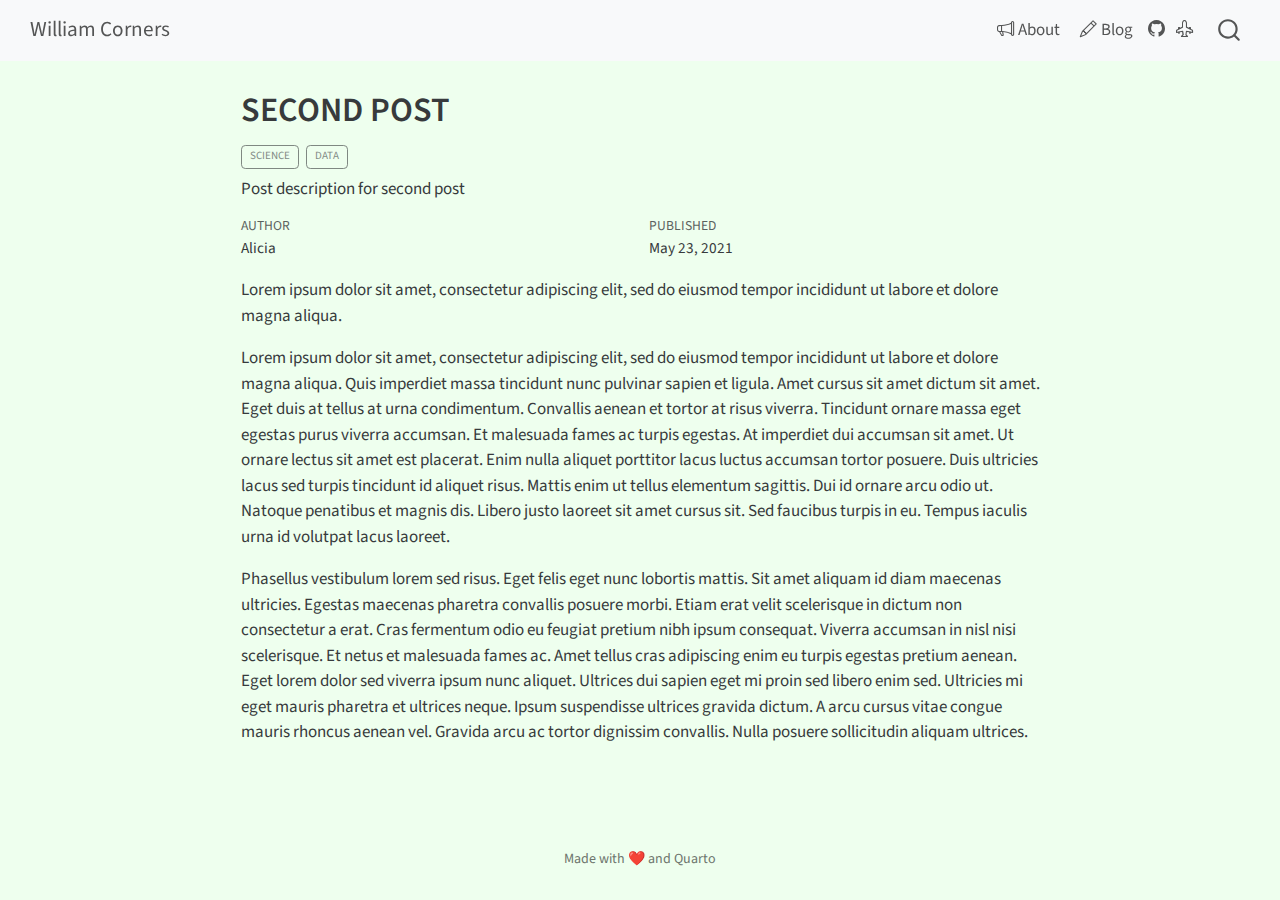
<file: blog/second-post/index.html>
<!DOCTYPE html>
<html xmlns="http://www.w3.org/1999/xhtml" lang="en" xml:lang="en"><head>

<meta charset="utf-8">
<meta name="generator" content="quarto-1.6.43">

<meta name="viewport" content="width=device-width, initial-scale=1.0, user-scalable=yes">

<meta name="author" content="Alicia">
<meta name="dcterms.date" content="2021-05-23">
<meta name="description" content="Post description for second post">

<title>Second Post – Insight Brasil</title>
<style>
code{white-space: pre-wrap;}
span.smallcaps{font-variant: small-caps;}
div.columns{display: flex; gap: min(4vw, 1.5em);}
div.column{flex: auto; overflow-x: auto;}
div.hanging-indent{margin-left: 1.5em; text-indent: -1.5em;}
ul.task-list{list-style: none;}
ul.task-list li input[type="checkbox"] {
  width: 0.8em;
  margin: 0 0.8em 0.2em -1em; /* quarto-specific, see https://github.com/quarto-dev/quarto-cli/issues/4556 */ 
  vertical-align: middle;
}
</style>


<script src="../../site_libs/quarto-nav/quarto-nav.js"></script>
<script src="../../site_libs/quarto-nav/headroom.min.js"></script>
<script src="../../site_libs/clipboard/clipboard.min.js"></script>
<script src="../../site_libs/quarto-search/autocomplete.umd.js"></script>
<script src="../../site_libs/quarto-search/fuse.min.js"></script>
<script src="../../site_libs/quarto-search/quarto-search.js"></script>
<meta name="quarto:offset" content="../../">
<script src="../../site_libs/quarto-html/quarto.js"></script>
<script src="../../site_libs/quarto-html/popper.min.js"></script>
<script src="../../site_libs/quarto-html/tippy.umd.min.js"></script>
<script src="../../site_libs/quarto-html/anchor.min.js"></script>
<link href="../../site_libs/quarto-html/tippy.css" rel="stylesheet">
<link href="../../site_libs/quarto-html/quarto-syntax-highlighting-d4d76bf8491c20bad77d141916dc28e1.css" rel="stylesheet" id="quarto-text-highlighting-styles">
<script src="../../site_libs/bootstrap/bootstrap.min.js"></script>
<link href="../../site_libs/bootstrap/bootstrap-icons.css" rel="stylesheet">
<link href="../../site_libs/bootstrap/bootstrap-75f09d1d1c7c2da6c69d6bed206cf137.min.css" rel="stylesheet" append-hash="true" id="quarto-bootstrap" data-mode="light">
<script id="quarto-search-options" type="application/json">{
  "location": "navbar",
  "copy-button": false,
  "collapse-after": 3,
  "panel-placement": "end",
  "type": "overlay",
  "limit": 50,
  "keyboard-shortcut": [
    "f",
    "/",
    "s"
  ],
  "show-item-context": false,
  "language": {
    "search-no-results-text": "No results",
    "search-matching-documents-text": "matching documents",
    "search-copy-link-title": "Copy link to search",
    "search-hide-matches-text": "Hide additional matches",
    "search-more-match-text": "more match in this document",
    "search-more-matches-text": "more matches in this document",
    "search-clear-button-title": "Clear",
    "search-text-placeholder": "",
    "search-detached-cancel-button-title": "Cancel",
    "search-submit-button-title": "Submit",
    "search-label": "Search"
  }
}</script>


<meta property="og:title" content="Second Post – Insight Brasil">
<meta property="og:description" content="Post description for second post">
<meta property="og:image" content="cover.jpg">
<meta property="og:site_name" content="Insight Brasil">
</head>

<body class="nav-fixed fullcontent">

<div id="quarto-search-results"></div>
  <header id="quarto-header" class="headroom fixed-top">
    <nav class="navbar navbar-expand-lg " data-bs-theme="dark">
      <div class="navbar-container container-fluid">
      <div class="navbar-brand-container mx-auto">
    <a class="navbar-brand" href="../../index.html">
    <span class="navbar-title">William Corners</span>
    </a>
  </div>
            <div id="quarto-search" class="" title="Search"></div>
          <button class="navbar-toggler" type="button" data-bs-toggle="collapse" data-bs-target="#navbarCollapse" aria-controls="navbarCollapse" role="menu" aria-expanded="false" aria-label="Toggle navigation" onclick="if (window.quartoToggleHeadroom) { window.quartoToggleHeadroom(); }">
  <span class="navbar-toggler-icon"></span>
</button>
          <div class="collapse navbar-collapse" id="navbarCollapse">
            <ul class="navbar-nav navbar-nav-scroll ms-auto">
  <li class="nav-item">
    <a class="nav-link" href="../../pages/about.html"> <i class="bi bi-megaphone" role="img">
</i> 
<span class="menu-text">About</span></a>
  </li>  
  <li class="nav-item">
    <a class="nav-link" href="../../blog/index.html"> <i class="bi bi-pencil" role="img">
</i> 
<span class="menu-text">Blog</span></a>
  </li>  
</ul>
          </div> <!-- /navcollapse -->
            <div class="quarto-navbar-tools tools-wide">
    <a href="../../github.com" title="" class="quarto-navigation-tool px-1" aria-label=""><i class="bi bi-github"></i></a>
    <a href="" title="" class="quarto-navigation-tool px-1" aria-label=""><i class="bi bi-airplane-engines"></i></a>
    <a href="" title="<i class='house'></i>" class="quarto-navigation-tool px-1" aria-label="<i class='house'></i>"><i class="bi bi-"></i></a>
</div>
      </div> <!-- /container-fluid -->
    </nav>
</header>
<!-- content -->
<div id="quarto-content" class="quarto-container page-columns page-rows-contents page-layout-article page-navbar">
<!-- sidebar -->
<!-- margin-sidebar -->
    
<!-- main -->
<main class="content" id="quarto-document-content">

<header id="title-block-header" class="quarto-title-block default">
<div class="quarto-title">
<h1 class="title">Second Post</h1>
  <div class="quarto-categories">
    <div class="quarto-category">Science</div>
    <div class="quarto-category">Data</div>
  </div>
  </div>

<div>
  <div class="description">
    Post description for second post
  </div>
</div>


<div class="quarto-title-meta">

    <div>
    <div class="quarto-title-meta-heading">Author</div>
    <div class="quarto-title-meta-contents">
             <p>Alicia </p>
          </div>
  </div>
    
    <div>
    <div class="quarto-title-meta-heading">Published</div>
    <div class="quarto-title-meta-contents">
      <p class="date">May 23, 2021</p>
    </div>
  </div>
  
    
  </div>
  


</header>


<p>Lorem ipsum dolor sit amet, consectetur adipiscing elit, sed do eiusmod tempor incididunt ut labore et dolore magna aliqua.</p>
<p>Lorem ipsum dolor sit amet, consectetur adipiscing elit, sed do eiusmod tempor incididunt ut labore et dolore magna aliqua. Quis imperdiet massa tincidunt nunc pulvinar sapien et ligula. Amet cursus sit amet dictum sit amet. Eget duis at tellus at urna condimentum. Convallis aenean et tortor at risus viverra. Tincidunt ornare massa eget egestas purus viverra accumsan. Et malesuada fames ac turpis egestas. At imperdiet dui accumsan sit amet. Ut ornare lectus sit amet est placerat. Enim nulla aliquet porttitor lacus luctus accumsan tortor posuere. Duis ultricies lacus sed turpis tincidunt id aliquet risus. Mattis enim ut tellus elementum sagittis. Dui id ornare arcu odio ut. Natoque penatibus et magnis dis. Libero justo laoreet sit amet cursus sit. Sed faucibus turpis in eu. Tempus iaculis urna id volutpat lacus laoreet.</p>
<p>Phasellus vestibulum lorem sed risus. Eget felis eget nunc lobortis mattis. Sit amet aliquam id diam maecenas ultricies. Egestas maecenas pharetra convallis posuere morbi. Etiam erat velit scelerisque in dictum non consectetur a erat. Cras fermentum odio eu feugiat pretium nibh ipsum consequat. Viverra accumsan in nisl nisi scelerisque. Et netus et malesuada fames ac. Amet tellus cras adipiscing enim eu turpis egestas pretium aenean. Eget lorem dolor sed viverra ipsum nunc aliquet. Ultrices dui sapien eget mi proin sed libero enim sed. Ultricies mi eget mauris pharetra et ultrices neque. Ipsum suspendisse ultrices gravida dictum. A arcu cursus vitae congue mauris rhoncus aenean vel. Gravida arcu ac tortor dignissim convallis. Nulla posuere sollicitudin aliquam ultrices.</p>



</main> <!-- /main -->
<script id="quarto-html-after-body" type="application/javascript">
window.document.addEventListener("DOMContentLoaded", function (event) {
  const toggleBodyColorMode = (bsSheetEl) => {
    const mode = bsSheetEl.getAttribute("data-mode");
    const bodyEl = window.document.querySelector("body");
    if (mode === "dark") {
      bodyEl.classList.add("quarto-dark");
      bodyEl.classList.remove("quarto-light");
    } else {
      bodyEl.classList.add("quarto-light");
      bodyEl.classList.remove("quarto-dark");
    }
  }
  const toggleBodyColorPrimary = () => {
    const bsSheetEl = window.document.querySelector("link#quarto-bootstrap");
    if (bsSheetEl) {
      toggleBodyColorMode(bsSheetEl);
    }
  }
  toggleBodyColorPrimary();  
  const icon = "";
  const anchorJS = new window.AnchorJS();
  anchorJS.options = {
    placement: 'right',
    icon: icon
  };
  anchorJS.add('.anchored');
  const isCodeAnnotation = (el) => {
    for (const clz of el.classList) {
      if (clz.startsWith('code-annotation-')) {                     
        return true;
      }
    }
    return false;
  }
  const onCopySuccess = function(e) {
    // button target
    const button = e.trigger;
    // don't keep focus
    button.blur();
    // flash "checked"
    button.classList.add('code-copy-button-checked');
    var currentTitle = button.getAttribute("title");
    button.setAttribute("title", "Copied!");
    let tooltip;
    if (window.bootstrap) {
      button.setAttribute("data-bs-toggle", "tooltip");
      button.setAttribute("data-bs-placement", "left");
      button.setAttribute("data-bs-title", "Copied!");
      tooltip = new bootstrap.Tooltip(button, 
        { trigger: "manual", 
          customClass: "code-copy-button-tooltip",
          offset: [0, -8]});
      tooltip.show();    
    }
    setTimeout(function() {
      if (tooltip) {
        tooltip.hide();
        button.removeAttribute("data-bs-title");
        button.removeAttribute("data-bs-toggle");
        button.removeAttribute("data-bs-placement");
      }
      button.setAttribute("title", currentTitle);
      button.classList.remove('code-copy-button-checked');
    }, 1000);
    // clear code selection
    e.clearSelection();
  }
  const getTextToCopy = function(trigger) {
      const codeEl = trigger.previousElementSibling.cloneNode(true);
      for (const childEl of codeEl.children) {
        if (isCodeAnnotation(childEl)) {
          childEl.remove();
        }
      }
      return codeEl.innerText;
  }
  const clipboard = new window.ClipboardJS('.code-copy-button:not([data-in-quarto-modal])', {
    text: getTextToCopy
  });
  clipboard.on('success', onCopySuccess);
  if (window.document.getElementById('quarto-embedded-source-code-modal')) {
    const clipboardModal = new window.ClipboardJS('.code-copy-button[data-in-quarto-modal]', {
      text: getTextToCopy,
      container: window.document.getElementById('quarto-embedded-source-code-modal')
    });
    clipboardModal.on('success', onCopySuccess);
  }
    var localhostRegex = new RegExp(/^(?:http|https):\/\/localhost\:?[0-9]*\//);
    var mailtoRegex = new RegExp(/^mailto:/);
      var filterRegex = new RegExp('/' + window.location.host + '/');
    var isInternal = (href) => {
        return filterRegex.test(href) || localhostRegex.test(href) || mailtoRegex.test(href);
    }
    // Inspect non-navigation links and adorn them if external
 	var links = window.document.querySelectorAll('a[href]:not(.nav-link):not(.navbar-brand):not(.toc-action):not(.sidebar-link):not(.sidebar-item-toggle):not(.pagination-link):not(.no-external):not([aria-hidden]):not(.dropdown-item):not(.quarto-navigation-tool):not(.about-link)');
    for (var i=0; i<links.length; i++) {
      const link = links[i];
      if (!isInternal(link.href)) {
        // undo the damage that might have been done by quarto-nav.js in the case of
        // links that we want to consider external
        if (link.dataset.originalHref !== undefined) {
          link.href = link.dataset.originalHref;
        }
      }
    }
  function tippyHover(el, contentFn, onTriggerFn, onUntriggerFn) {
    const config = {
      allowHTML: true,
      maxWidth: 500,
      delay: 100,
      arrow: false,
      appendTo: function(el) {
          return el.parentElement;
      },
      interactive: true,
      interactiveBorder: 10,
      theme: 'quarto',
      placement: 'bottom-start',
    };
    if (contentFn) {
      config.content = contentFn;
    }
    if (onTriggerFn) {
      config.onTrigger = onTriggerFn;
    }
    if (onUntriggerFn) {
      config.onUntrigger = onUntriggerFn;
    }
    window.tippy(el, config); 
  }
  const noterefs = window.document.querySelectorAll('a[role="doc-noteref"]');
  for (var i=0; i<noterefs.length; i++) {
    const ref = noterefs[i];
    tippyHover(ref, function() {
      // use id or data attribute instead here
      let href = ref.getAttribute('data-footnote-href') || ref.getAttribute('href');
      try { href = new URL(href).hash; } catch {}
      const id = href.replace(/^#\/?/, "");
      const note = window.document.getElementById(id);
      if (note) {
        return note.innerHTML;
      } else {
        return "";
      }
    });
  }
  const xrefs = window.document.querySelectorAll('a.quarto-xref');
  const processXRef = (id, note) => {
    // Strip column container classes
    const stripColumnClz = (el) => {
      el.classList.remove("page-full", "page-columns");
      if (el.children) {
        for (const child of el.children) {
          stripColumnClz(child);
        }
      }
    }
    stripColumnClz(note)
    if (id === null || id.startsWith('sec-')) {
      // Special case sections, only their first couple elements
      const container = document.createElement("div");
      if (note.children && note.children.length > 2) {
        container.appendChild(note.children[0].cloneNode(true));
        for (let i = 1; i < note.children.length; i++) {
          const child = note.children[i];
          if (child.tagName === "P" && child.innerText === "") {
            continue;
          } else {
            container.appendChild(child.cloneNode(true));
            break;
          }
        }
        if (window.Quarto?.typesetMath) {
          window.Quarto.typesetMath(container);
        }
        return container.innerHTML
      } else {
        if (window.Quarto?.typesetMath) {
          window.Quarto.typesetMath(note);
        }
        return note.innerHTML;
      }
    } else {
      // Remove any anchor links if they are present
      const anchorLink = note.querySelector('a.anchorjs-link');
      if (anchorLink) {
        anchorLink.remove();
      }
      if (window.Quarto?.typesetMath) {
        window.Quarto.typesetMath(note);
      }
      if (note.classList.contains("callout")) {
        return note.outerHTML;
      } else {
        return note.innerHTML;
      }
    }
  }
  for (var i=0; i<xrefs.length; i++) {
    const xref = xrefs[i];
    tippyHover(xref, undefined, function(instance) {
      instance.disable();
      let url = xref.getAttribute('href');
      let hash = undefined; 
      if (url.startsWith('#')) {
        hash = url;
      } else {
        try { hash = new URL(url).hash; } catch {}
      }
      if (hash) {
        const id = hash.replace(/^#\/?/, "");
        const note = window.document.getElementById(id);
        if (note !== null) {
          try {
            const html = processXRef(id, note.cloneNode(true));
            instance.setContent(html);
          } finally {
            instance.enable();
            instance.show();
          }
        } else {
          // See if we can fetch this
          fetch(url.split('#')[0])
          .then(res => res.text())
          .then(html => {
            const parser = new DOMParser();
            const htmlDoc = parser.parseFromString(html, "text/html");
            const note = htmlDoc.getElementById(id);
            if (note !== null) {
              const html = processXRef(id, note);
              instance.setContent(html);
            } 
          }).finally(() => {
            instance.enable();
            instance.show();
          });
        }
      } else {
        // See if we can fetch a full url (with no hash to target)
        // This is a special case and we should probably do some content thinning / targeting
        fetch(url)
        .then(res => res.text())
        .then(html => {
          const parser = new DOMParser();
          const htmlDoc = parser.parseFromString(html, "text/html");
          const note = htmlDoc.querySelector('main.content');
          if (note !== null) {
            // This should only happen for chapter cross references
            // (since there is no id in the URL)
            // remove the first header
            if (note.children.length > 0 && note.children[0].tagName === "HEADER") {
              note.children[0].remove();
            }
            const html = processXRef(null, note);
            instance.setContent(html);
          } 
        }).finally(() => {
          instance.enable();
          instance.show();
        });
      }
    }, function(instance) {
    });
  }
      let selectedAnnoteEl;
      const selectorForAnnotation = ( cell, annotation) => {
        let cellAttr = 'data-code-cell="' + cell + '"';
        let lineAttr = 'data-code-annotation="' +  annotation + '"';
        const selector = 'span[' + cellAttr + '][' + lineAttr + ']';
        return selector;
      }
      const selectCodeLines = (annoteEl) => {
        const doc = window.document;
        const targetCell = annoteEl.getAttribute("data-target-cell");
        const targetAnnotation = annoteEl.getAttribute("data-target-annotation");
        const annoteSpan = window.document.querySelector(selectorForAnnotation(targetCell, targetAnnotation));
        const lines = annoteSpan.getAttribute("data-code-lines").split(",");
        const lineIds = lines.map((line) => {
          return targetCell + "-" + line;
        })
        let top = null;
        let height = null;
        let parent = null;
        if (lineIds.length > 0) {
            //compute the position of the single el (top and bottom and make a div)
            const el = window.document.getElementById(lineIds[0]);
            top = el.offsetTop;
            height = el.offsetHeight;
            parent = el.parentElement.parentElement;
          if (lineIds.length > 1) {
            const lastEl = window.document.getElementById(lineIds[lineIds.length - 1]);
            const bottom = lastEl.offsetTop + lastEl.offsetHeight;
            height = bottom - top;
          }
          if (top !== null && height !== null && parent !== null) {
            // cook up a div (if necessary) and position it 
            let div = window.document.getElementById("code-annotation-line-highlight");
            if (div === null) {
              div = window.document.createElement("div");
              div.setAttribute("id", "code-annotation-line-highlight");
              div.style.position = 'absolute';
              parent.appendChild(div);
            }
            div.style.top = top - 2 + "px";
            div.style.height = height + 4 + "px";
            div.style.left = 0;
            let gutterDiv = window.document.getElementById("code-annotation-line-highlight-gutter");
            if (gutterDiv === null) {
              gutterDiv = window.document.createElement("div");
              gutterDiv.setAttribute("id", "code-annotation-line-highlight-gutter");
              gutterDiv.style.position = 'absolute';
              const codeCell = window.document.getElementById(targetCell);
              const gutter = codeCell.querySelector('.code-annotation-gutter');
              gutter.appendChild(gutterDiv);
            }
            gutterDiv.style.top = top - 2 + "px";
            gutterDiv.style.height = height + 4 + "px";
          }
          selectedAnnoteEl = annoteEl;
        }
      };
      const unselectCodeLines = () => {
        const elementsIds = ["code-annotation-line-highlight", "code-annotation-line-highlight-gutter"];
        elementsIds.forEach((elId) => {
          const div = window.document.getElementById(elId);
          if (div) {
            div.remove();
          }
        });
        selectedAnnoteEl = undefined;
      };
        // Handle positioning of the toggle
    window.addEventListener(
      "resize",
      throttle(() => {
        elRect = undefined;
        if (selectedAnnoteEl) {
          selectCodeLines(selectedAnnoteEl);
        }
      }, 10)
    );
    function throttle(fn, ms) {
    let throttle = false;
    let timer;
      return (...args) => {
        if(!throttle) { // first call gets through
            fn.apply(this, args);
            throttle = true;
        } else { // all the others get throttled
            if(timer) clearTimeout(timer); // cancel #2
            timer = setTimeout(() => {
              fn.apply(this, args);
              timer = throttle = false;
            }, ms);
        }
      };
    }
      // Attach click handler to the DT
      const annoteDls = window.document.querySelectorAll('dt[data-target-cell]');
      for (const annoteDlNode of annoteDls) {
        annoteDlNode.addEventListener('click', (event) => {
          const clickedEl = event.target;
          if (clickedEl !== selectedAnnoteEl) {
            unselectCodeLines();
            const activeEl = window.document.querySelector('dt[data-target-cell].code-annotation-active');
            if (activeEl) {
              activeEl.classList.remove('code-annotation-active');
            }
            selectCodeLines(clickedEl);
            clickedEl.classList.add('code-annotation-active');
          } else {
            // Unselect the line
            unselectCodeLines();
            clickedEl.classList.remove('code-annotation-active');
          }
        });
      }
  const findCites = (el) => {
    const parentEl = el.parentElement;
    if (parentEl) {
      const cites = parentEl.dataset.cites;
      if (cites) {
        return {
          el,
          cites: cites.split(' ')
        };
      } else {
        return findCites(el.parentElement)
      }
    } else {
      return undefined;
    }
  };
  var bibliorefs = window.document.querySelectorAll('a[role="doc-biblioref"]');
  for (var i=0; i<bibliorefs.length; i++) {
    const ref = bibliorefs[i];
    const citeInfo = findCites(ref);
    if (citeInfo) {
      tippyHover(citeInfo.el, function() {
        var popup = window.document.createElement('div');
        citeInfo.cites.forEach(function(cite) {
          var citeDiv = window.document.createElement('div');
          citeDiv.classList.add('hanging-indent');
          citeDiv.classList.add('csl-entry');
          var biblioDiv = window.document.getElementById('ref-' + cite);
          if (biblioDiv) {
            citeDiv.innerHTML = biblioDiv.innerHTML;
          }
          popup.appendChild(citeDiv);
        });
        return popup.innerHTML;
      });
    }
  }
});
</script>
</div> <!-- /content -->
<footer class="footer">
  <div class="nav-footer">
    <div class="nav-footer-left">
      &nbsp;
    </div>   
    <div class="nav-footer-center">
<p>Made with ❤️ and Quarto</p>
</div>
    <div class="nav-footer-right">
      &nbsp;
    </div>
  </div>
</footer>




</body></html>
</file>
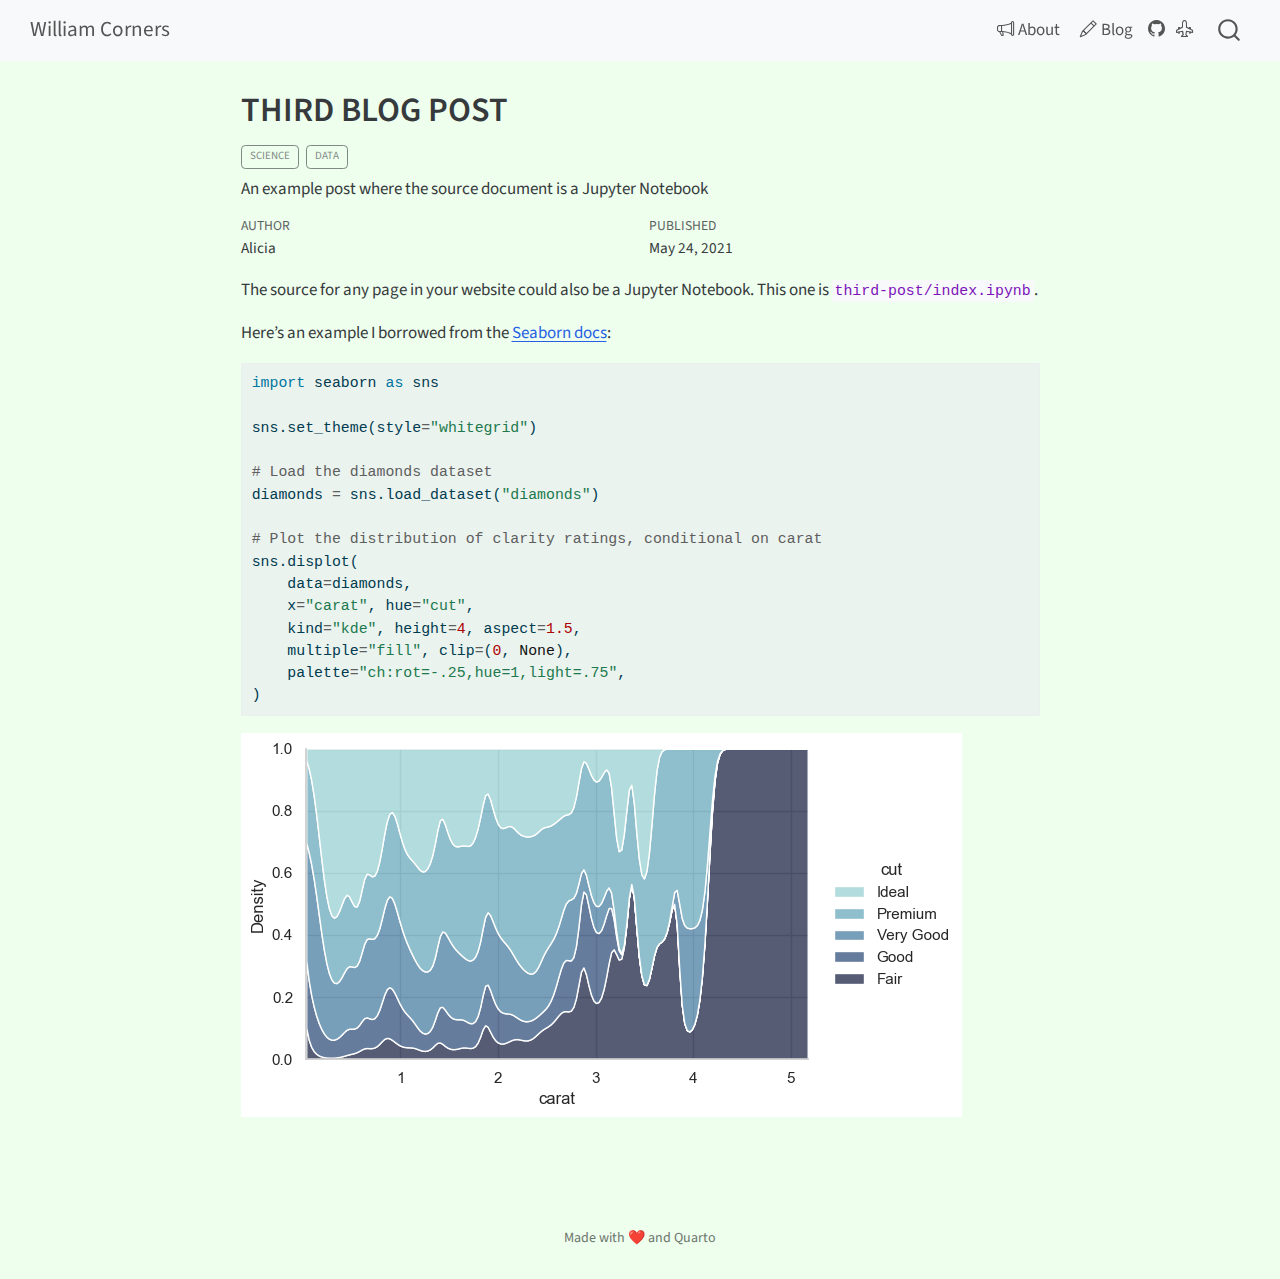
<file: blog/third-post/index.html>
<!DOCTYPE html>
<html xmlns="http://www.w3.org/1999/xhtml" lang="en" xml:lang="en"><head>

<meta charset="utf-8">
<meta name="generator" content="quarto-1.6.43">

<meta name="viewport" content="width=device-width, initial-scale=1.0, user-scalable=yes">

<meta name="author" content="Alicia">
<meta name="dcterms.date" content="2021-05-24">
<meta name="description" content="An example post where the source document is a Jupyter Notebook">

<title>Third Blog Post – Insight Brasil</title>
<style>
code{white-space: pre-wrap;}
span.smallcaps{font-variant: small-caps;}
div.columns{display: flex; gap: min(4vw, 1.5em);}
div.column{flex: auto; overflow-x: auto;}
div.hanging-indent{margin-left: 1.5em; text-indent: -1.5em;}
ul.task-list{list-style: none;}
ul.task-list li input[type="checkbox"] {
  width: 0.8em;
  margin: 0 0.8em 0.2em -1em; /* quarto-specific, see https://github.com/quarto-dev/quarto-cli/issues/4556 */ 
  vertical-align: middle;
}
/* CSS for syntax highlighting */
pre > code.sourceCode { white-space: pre; position: relative; }
pre > code.sourceCode > span { line-height: 1.25; }
pre > code.sourceCode > span:empty { height: 1.2em; }
.sourceCode { overflow: visible; }
code.sourceCode > span { color: inherit; text-decoration: inherit; }
div.sourceCode { margin: 1em 0; }
pre.sourceCode { margin: 0; }
@media screen {
div.sourceCode { overflow: auto; }
}
@media print {
pre > code.sourceCode { white-space: pre-wrap; }
pre > code.sourceCode > span { display: inline-block; text-indent: -5em; padding-left: 5em; }
}
pre.numberSource code
  { counter-reset: source-line 0; }
pre.numberSource code > span
  { position: relative; left: -4em; counter-increment: source-line; }
pre.numberSource code > span > a:first-child::before
  { content: counter(source-line);
    position: relative; left: -1em; text-align: right; vertical-align: baseline;
    border: none; display: inline-block;
    -webkit-touch-callout: none; -webkit-user-select: none;
    -khtml-user-select: none; -moz-user-select: none;
    -ms-user-select: none; user-select: none;
    padding: 0 4px; width: 4em;
  }
pre.numberSource { margin-left: 3em;  padding-left: 4px; }
div.sourceCode
  {   }
@media screen {
pre > code.sourceCode > span > a:first-child::before { text-decoration: underline; }
}
</style>


<script src="../../site_libs/quarto-nav/quarto-nav.js"></script>
<script src="../../site_libs/quarto-nav/headroom.min.js"></script>
<script src="../../site_libs/clipboard/clipboard.min.js"></script>
<script src="../../site_libs/quarto-search/autocomplete.umd.js"></script>
<script src="../../site_libs/quarto-search/fuse.min.js"></script>
<script src="../../site_libs/quarto-search/quarto-search.js"></script>
<meta name="quarto:offset" content="../../">
<script src="../../site_libs/quarto-html/quarto.js"></script>
<script src="../../site_libs/quarto-html/popper.min.js"></script>
<script src="../../site_libs/quarto-html/tippy.umd.min.js"></script>
<script src="../../site_libs/quarto-html/anchor.min.js"></script>
<link href="../../site_libs/quarto-html/tippy.css" rel="stylesheet">
<link href="../../site_libs/quarto-html/quarto-syntax-highlighting-d4d76bf8491c20bad77d141916dc28e1.css" rel="stylesheet" id="quarto-text-highlighting-styles">
<script src="../../site_libs/bootstrap/bootstrap.min.js"></script>
<link href="../../site_libs/bootstrap/bootstrap-icons.css" rel="stylesheet">
<link href="../../site_libs/bootstrap/bootstrap-75f09d1d1c7c2da6c69d6bed206cf137.min.css" rel="stylesheet" append-hash="true" id="quarto-bootstrap" data-mode="light">
<script id="quarto-search-options" type="application/json">{
  "location": "navbar",
  "copy-button": false,
  "collapse-after": 3,
  "panel-placement": "end",
  "type": "overlay",
  "limit": 50,
  "keyboard-shortcut": [
    "f",
    "/",
    "s"
  ],
  "show-item-context": false,
  "language": {
    "search-no-results-text": "No results",
    "search-matching-documents-text": "matching documents",
    "search-copy-link-title": "Copy link to search",
    "search-hide-matches-text": "Hide additional matches",
    "search-more-match-text": "more match in this document",
    "search-more-matches-text": "more matches in this document",
    "search-clear-button-title": "Clear",
    "search-text-placeholder": "",
    "search-detached-cancel-button-title": "Cancel",
    "search-submit-button-title": "Submit",
    "search-label": "Search"
  }
}</script>


<meta property="og:title" content="Third Blog Post – Insight Brasil">
<meta property="og:description" content="An example post where the source document is a Jupyter Notebook">
<meta property="og:image" content="index_files/figure-html/cell-2-output-1.png">
<meta property="og:site_name" content="Insight Brasil">
</head>

<body class="nav-fixed fullcontent">

<div id="quarto-search-results"></div>
  <header id="quarto-header" class="headroom fixed-top">
    <nav class="navbar navbar-expand-lg " data-bs-theme="dark">
      <div class="navbar-container container-fluid">
      <div class="navbar-brand-container mx-auto">
    <a class="navbar-brand" href="../../index.html">
    <span class="navbar-title">William Corners</span>
    </a>
  </div>
            <div id="quarto-search" class="" title="Search"></div>
          <button class="navbar-toggler" type="button" data-bs-toggle="collapse" data-bs-target="#navbarCollapse" aria-controls="navbarCollapse" role="menu" aria-expanded="false" aria-label="Toggle navigation" onclick="if (window.quartoToggleHeadroom) { window.quartoToggleHeadroom(); }">
  <span class="navbar-toggler-icon"></span>
</button>
          <div class="collapse navbar-collapse" id="navbarCollapse">
            <ul class="navbar-nav navbar-nav-scroll ms-auto">
  <li class="nav-item">
    <a class="nav-link" href="../../pages/about.html"> <i class="bi bi-megaphone" role="img">
</i> 
<span class="menu-text">About</span></a>
  </li>  
  <li class="nav-item">
    <a class="nav-link" href="../../blog/index.html"> <i class="bi bi-pencil" role="img">
</i> 
<span class="menu-text">Blog</span></a>
  </li>  
</ul>
          </div> <!-- /navcollapse -->
            <div class="quarto-navbar-tools tools-wide">
    <a href="../../github.com" title="" class="quarto-navigation-tool px-1" aria-label=""><i class="bi bi-github"></i></a>
    <a href="" title="" class="quarto-navigation-tool px-1" aria-label=""><i class="bi bi-airplane-engines"></i></a>
    <a href="" title="<i class='house'></i>" class="quarto-navigation-tool px-1" aria-label="<i class='house'></i>"><i class="bi bi-"></i></a>
</div>
      </div> <!-- /container-fluid -->
    </nav>
</header>
<!-- content -->
<div id="quarto-content" class="quarto-container page-columns page-rows-contents page-layout-article page-navbar">
<!-- sidebar -->
<!-- margin-sidebar -->
    
<!-- main -->
<main class="content" id="quarto-document-content">

<header id="title-block-header" class="quarto-title-block default">
<div class="quarto-title">
<h1 class="title">Third Blog Post</h1>
  <div class="quarto-categories">
    <div class="quarto-category">Science</div>
    <div class="quarto-category">Data</div>
  </div>
  </div>

<div>
  <div class="description">
    An example post where the source document is a Jupyter Notebook
  </div>
</div>


<div class="quarto-title-meta">

    <div>
    <div class="quarto-title-meta-heading">Author</div>
    <div class="quarto-title-meta-contents">
             <p>Alicia </p>
          </div>
  </div>
    
    <div>
    <div class="quarto-title-meta-heading">Published</div>
    <div class="quarto-title-meta-contents">
      <p class="date">May 24, 2021</p>
    </div>
  </div>
  
    
  </div>
  


</header>


<p>The source for any page in your website could also be a Jupyter Notebook. This one is <code>third-post/index.ipynb</code>.</p>
<p>Here’s an example I borrowed from the <a href="https://seaborn.pydata.org/examples/multiple_conditional_kde.html">Seaborn docs</a>:</p>
<div id="cell-3" class="cell" data-execution_count="8">
<div class="sourceCode cell-code" id="cb1"><pre class="sourceCode python code-with-copy"><code class="sourceCode python"><span id="cb1-1"><a href="#cb1-1" aria-hidden="true" tabindex="-1"></a><span class="im">import</span> seaborn <span class="im">as</span> sns</span>
<span id="cb1-2"><a href="#cb1-2" aria-hidden="true" tabindex="-1"></a></span>
<span id="cb1-3"><a href="#cb1-3" aria-hidden="true" tabindex="-1"></a>sns.set_theme(style<span class="op">=</span><span class="st">"whitegrid"</span>)</span>
<span id="cb1-4"><a href="#cb1-4" aria-hidden="true" tabindex="-1"></a></span>
<span id="cb1-5"><a href="#cb1-5" aria-hidden="true" tabindex="-1"></a><span class="co"># Load the diamonds dataset</span></span>
<span id="cb1-6"><a href="#cb1-6" aria-hidden="true" tabindex="-1"></a>diamonds <span class="op">=</span> sns.load_dataset(<span class="st">"diamonds"</span>)</span>
<span id="cb1-7"><a href="#cb1-7" aria-hidden="true" tabindex="-1"></a></span>
<span id="cb1-8"><a href="#cb1-8" aria-hidden="true" tabindex="-1"></a><span class="co"># Plot the distribution of clarity ratings, conditional on carat</span></span>
<span id="cb1-9"><a href="#cb1-9" aria-hidden="true" tabindex="-1"></a>sns.displot(</span>
<span id="cb1-10"><a href="#cb1-10" aria-hidden="true" tabindex="-1"></a>    data<span class="op">=</span>diamonds,</span>
<span id="cb1-11"><a href="#cb1-11" aria-hidden="true" tabindex="-1"></a>    x<span class="op">=</span><span class="st">"carat"</span>, hue<span class="op">=</span><span class="st">"cut"</span>,</span>
<span id="cb1-12"><a href="#cb1-12" aria-hidden="true" tabindex="-1"></a>    kind<span class="op">=</span><span class="st">"kde"</span>, height<span class="op">=</span><span class="dv">4</span>, aspect<span class="op">=</span><span class="fl">1.5</span>,</span>
<span id="cb1-13"><a href="#cb1-13" aria-hidden="true" tabindex="-1"></a>    multiple<span class="op">=</span><span class="st">"fill"</span>, clip<span class="op">=</span>(<span class="dv">0</span>, <span class="va">None</span>),</span>
<span id="cb1-14"><a href="#cb1-14" aria-hidden="true" tabindex="-1"></a>    palette<span class="op">=</span><span class="st">"ch:rot=-.25,hue=1,light=.75"</span>,   </span>
<span id="cb1-15"><a href="#cb1-15" aria-hidden="true" tabindex="-1"></a>)</span></code><button title="Copy to Clipboard" class="code-copy-button"><i class="bi"></i></button></pre></div>
<div class="cell-output cell-output-display">
<div>
<figure class="figure">
<p><img src="index_files/figure-html/cell-2-output-1.png" class="img-fluid figure-img"></p>
</figure>
</div>
</div>
</div>



</main> <!-- /main -->
<script id="quarto-html-after-body" type="application/javascript">
window.document.addEventListener("DOMContentLoaded", function (event) {
  const toggleBodyColorMode = (bsSheetEl) => {
    const mode = bsSheetEl.getAttribute("data-mode");
    const bodyEl = window.document.querySelector("body");
    if (mode === "dark") {
      bodyEl.classList.add("quarto-dark");
      bodyEl.classList.remove("quarto-light");
    } else {
      bodyEl.classList.add("quarto-light");
      bodyEl.classList.remove("quarto-dark");
    }
  }
  const toggleBodyColorPrimary = () => {
    const bsSheetEl = window.document.querySelector("link#quarto-bootstrap");
    if (bsSheetEl) {
      toggleBodyColorMode(bsSheetEl);
    }
  }
  toggleBodyColorPrimary();  
  const icon = "";
  const anchorJS = new window.AnchorJS();
  anchorJS.options = {
    placement: 'right',
    icon: icon
  };
  anchorJS.add('.anchored');
  const isCodeAnnotation = (el) => {
    for (const clz of el.classList) {
      if (clz.startsWith('code-annotation-')) {                     
        return true;
      }
    }
    return false;
  }
  const onCopySuccess = function(e) {
    // button target
    const button = e.trigger;
    // don't keep focus
    button.blur();
    // flash "checked"
    button.classList.add('code-copy-button-checked');
    var currentTitle = button.getAttribute("title");
    button.setAttribute("title", "Copied!");
    let tooltip;
    if (window.bootstrap) {
      button.setAttribute("data-bs-toggle", "tooltip");
      button.setAttribute("data-bs-placement", "left");
      button.setAttribute("data-bs-title", "Copied!");
      tooltip = new bootstrap.Tooltip(button, 
        { trigger: "manual", 
          customClass: "code-copy-button-tooltip",
          offset: [0, -8]});
      tooltip.show();    
    }
    setTimeout(function() {
      if (tooltip) {
        tooltip.hide();
        button.removeAttribute("data-bs-title");
        button.removeAttribute("data-bs-toggle");
        button.removeAttribute("data-bs-placement");
      }
      button.setAttribute("title", currentTitle);
      button.classList.remove('code-copy-button-checked');
    }, 1000);
    // clear code selection
    e.clearSelection();
  }
  const getTextToCopy = function(trigger) {
      const codeEl = trigger.previousElementSibling.cloneNode(true);
      for (const childEl of codeEl.children) {
        if (isCodeAnnotation(childEl)) {
          childEl.remove();
        }
      }
      return codeEl.innerText;
  }
  const clipboard = new window.ClipboardJS('.code-copy-button:not([data-in-quarto-modal])', {
    text: getTextToCopy
  });
  clipboard.on('success', onCopySuccess);
  if (window.document.getElementById('quarto-embedded-source-code-modal')) {
    const clipboardModal = new window.ClipboardJS('.code-copy-button[data-in-quarto-modal]', {
      text: getTextToCopy,
      container: window.document.getElementById('quarto-embedded-source-code-modal')
    });
    clipboardModal.on('success', onCopySuccess);
  }
    var localhostRegex = new RegExp(/^(?:http|https):\/\/localhost\:?[0-9]*\//);
    var mailtoRegex = new RegExp(/^mailto:/);
      var filterRegex = new RegExp('/' + window.location.host + '/');
    var isInternal = (href) => {
        return filterRegex.test(href) || localhostRegex.test(href) || mailtoRegex.test(href);
    }
    // Inspect non-navigation links and adorn them if external
 	var links = window.document.querySelectorAll('a[href]:not(.nav-link):not(.navbar-brand):not(.toc-action):not(.sidebar-link):not(.sidebar-item-toggle):not(.pagination-link):not(.no-external):not([aria-hidden]):not(.dropdown-item):not(.quarto-navigation-tool):not(.about-link)');
    for (var i=0; i<links.length; i++) {
      const link = links[i];
      if (!isInternal(link.href)) {
        // undo the damage that might have been done by quarto-nav.js in the case of
        // links that we want to consider external
        if (link.dataset.originalHref !== undefined) {
          link.href = link.dataset.originalHref;
        }
      }
    }
  function tippyHover(el, contentFn, onTriggerFn, onUntriggerFn) {
    const config = {
      allowHTML: true,
      maxWidth: 500,
      delay: 100,
      arrow: false,
      appendTo: function(el) {
          return el.parentElement;
      },
      interactive: true,
      interactiveBorder: 10,
      theme: 'quarto',
      placement: 'bottom-start',
    };
    if (contentFn) {
      config.content = contentFn;
    }
    if (onTriggerFn) {
      config.onTrigger = onTriggerFn;
    }
    if (onUntriggerFn) {
      config.onUntrigger = onUntriggerFn;
    }
    window.tippy(el, config); 
  }
  const noterefs = window.document.querySelectorAll('a[role="doc-noteref"]');
  for (var i=0; i<noterefs.length; i++) {
    const ref = noterefs[i];
    tippyHover(ref, function() {
      // use id or data attribute instead here
      let href = ref.getAttribute('data-footnote-href') || ref.getAttribute('href');
      try { href = new URL(href).hash; } catch {}
      const id = href.replace(/^#\/?/, "");
      const note = window.document.getElementById(id);
      if (note) {
        return note.innerHTML;
      } else {
        return "";
      }
    });
  }
  const xrefs = window.document.querySelectorAll('a.quarto-xref');
  const processXRef = (id, note) => {
    // Strip column container classes
    const stripColumnClz = (el) => {
      el.classList.remove("page-full", "page-columns");
      if (el.children) {
        for (const child of el.children) {
          stripColumnClz(child);
        }
      }
    }
    stripColumnClz(note)
    if (id === null || id.startsWith('sec-')) {
      // Special case sections, only their first couple elements
      const container = document.createElement("div");
      if (note.children && note.children.length > 2) {
        container.appendChild(note.children[0].cloneNode(true));
        for (let i = 1; i < note.children.length; i++) {
          const child = note.children[i];
          if (child.tagName === "P" && child.innerText === "") {
            continue;
          } else {
            container.appendChild(child.cloneNode(true));
            break;
          }
        }
        if (window.Quarto?.typesetMath) {
          window.Quarto.typesetMath(container);
        }
        return container.innerHTML
      } else {
        if (window.Quarto?.typesetMath) {
          window.Quarto.typesetMath(note);
        }
        return note.innerHTML;
      }
    } else {
      // Remove any anchor links if they are present
      const anchorLink = note.querySelector('a.anchorjs-link');
      if (anchorLink) {
        anchorLink.remove();
      }
      if (window.Quarto?.typesetMath) {
        window.Quarto.typesetMath(note);
      }
      if (note.classList.contains("callout")) {
        return note.outerHTML;
      } else {
        return note.innerHTML;
      }
    }
  }
  for (var i=0; i<xrefs.length; i++) {
    const xref = xrefs[i];
    tippyHover(xref, undefined, function(instance) {
      instance.disable();
      let url = xref.getAttribute('href');
      let hash = undefined; 
      if (url.startsWith('#')) {
        hash = url;
      } else {
        try { hash = new URL(url).hash; } catch {}
      }
      if (hash) {
        const id = hash.replace(/^#\/?/, "");
        const note = window.document.getElementById(id);
        if (note !== null) {
          try {
            const html = processXRef(id, note.cloneNode(true));
            instance.setContent(html);
          } finally {
            instance.enable();
            instance.show();
          }
        } else {
          // See if we can fetch this
          fetch(url.split('#')[0])
          .then(res => res.text())
          .then(html => {
            const parser = new DOMParser();
            const htmlDoc = parser.parseFromString(html, "text/html");
            const note = htmlDoc.getElementById(id);
            if (note !== null) {
              const html = processXRef(id, note);
              instance.setContent(html);
            } 
          }).finally(() => {
            instance.enable();
            instance.show();
          });
        }
      } else {
        // See if we can fetch a full url (with no hash to target)
        // This is a special case and we should probably do some content thinning / targeting
        fetch(url)
        .then(res => res.text())
        .then(html => {
          const parser = new DOMParser();
          const htmlDoc = parser.parseFromString(html, "text/html");
          const note = htmlDoc.querySelector('main.content');
          if (note !== null) {
            // This should only happen for chapter cross references
            // (since there is no id in the URL)
            // remove the first header
            if (note.children.length > 0 && note.children[0].tagName === "HEADER") {
              note.children[0].remove();
            }
            const html = processXRef(null, note);
            instance.setContent(html);
          } 
        }).finally(() => {
          instance.enable();
          instance.show();
        });
      }
    }, function(instance) {
    });
  }
      let selectedAnnoteEl;
      const selectorForAnnotation = ( cell, annotation) => {
        let cellAttr = 'data-code-cell="' + cell + '"';
        let lineAttr = 'data-code-annotation="' +  annotation + '"';
        const selector = 'span[' + cellAttr + '][' + lineAttr + ']';
        return selector;
      }
      const selectCodeLines = (annoteEl) => {
        const doc = window.document;
        const targetCell = annoteEl.getAttribute("data-target-cell");
        const targetAnnotation = annoteEl.getAttribute("data-target-annotation");
        const annoteSpan = window.document.querySelector(selectorForAnnotation(targetCell, targetAnnotation));
        const lines = annoteSpan.getAttribute("data-code-lines").split(",");
        const lineIds = lines.map((line) => {
          return targetCell + "-" + line;
        })
        let top = null;
        let height = null;
        let parent = null;
        if (lineIds.length > 0) {
            //compute the position of the single el (top and bottom and make a div)
            const el = window.document.getElementById(lineIds[0]);
            top = el.offsetTop;
            height = el.offsetHeight;
            parent = el.parentElement.parentElement;
          if (lineIds.length > 1) {
            const lastEl = window.document.getElementById(lineIds[lineIds.length - 1]);
            const bottom = lastEl.offsetTop + lastEl.offsetHeight;
            height = bottom - top;
          }
          if (top !== null && height !== null && parent !== null) {
            // cook up a div (if necessary) and position it 
            let div = window.document.getElementById("code-annotation-line-highlight");
            if (div === null) {
              div = window.document.createElement("div");
              div.setAttribute("id", "code-annotation-line-highlight");
              div.style.position = 'absolute';
              parent.appendChild(div);
            }
            div.style.top = top - 2 + "px";
            div.style.height = height + 4 + "px";
            div.style.left = 0;
            let gutterDiv = window.document.getElementById("code-annotation-line-highlight-gutter");
            if (gutterDiv === null) {
              gutterDiv = window.document.createElement("div");
              gutterDiv.setAttribute("id", "code-annotation-line-highlight-gutter");
              gutterDiv.style.position = 'absolute';
              const codeCell = window.document.getElementById(targetCell);
              const gutter = codeCell.querySelector('.code-annotation-gutter');
              gutter.appendChild(gutterDiv);
            }
            gutterDiv.style.top = top - 2 + "px";
            gutterDiv.style.height = height + 4 + "px";
          }
          selectedAnnoteEl = annoteEl;
        }
      };
      const unselectCodeLines = () => {
        const elementsIds = ["code-annotation-line-highlight", "code-annotation-line-highlight-gutter"];
        elementsIds.forEach((elId) => {
          const div = window.document.getElementById(elId);
          if (div) {
            div.remove();
          }
        });
        selectedAnnoteEl = undefined;
      };
        // Handle positioning of the toggle
    window.addEventListener(
      "resize",
      throttle(() => {
        elRect = undefined;
        if (selectedAnnoteEl) {
          selectCodeLines(selectedAnnoteEl);
        }
      }, 10)
    );
    function throttle(fn, ms) {
    let throttle = false;
    let timer;
      return (...args) => {
        if(!throttle) { // first call gets through
            fn.apply(this, args);
            throttle = true;
        } else { // all the others get throttled
            if(timer) clearTimeout(timer); // cancel #2
            timer = setTimeout(() => {
              fn.apply(this, args);
              timer = throttle = false;
            }, ms);
        }
      };
    }
      // Attach click handler to the DT
      const annoteDls = window.document.querySelectorAll('dt[data-target-cell]');
      for (const annoteDlNode of annoteDls) {
        annoteDlNode.addEventListener('click', (event) => {
          const clickedEl = event.target;
          if (clickedEl !== selectedAnnoteEl) {
            unselectCodeLines();
            const activeEl = window.document.querySelector('dt[data-target-cell].code-annotation-active');
            if (activeEl) {
              activeEl.classList.remove('code-annotation-active');
            }
            selectCodeLines(clickedEl);
            clickedEl.classList.add('code-annotation-active');
          } else {
            // Unselect the line
            unselectCodeLines();
            clickedEl.classList.remove('code-annotation-active');
          }
        });
      }
  const findCites = (el) => {
    const parentEl = el.parentElement;
    if (parentEl) {
      const cites = parentEl.dataset.cites;
      if (cites) {
        return {
          el,
          cites: cites.split(' ')
        };
      } else {
        return findCites(el.parentElement)
      }
    } else {
      return undefined;
    }
  };
  var bibliorefs = window.document.querySelectorAll('a[role="doc-biblioref"]');
  for (var i=0; i<bibliorefs.length; i++) {
    const ref = bibliorefs[i];
    const citeInfo = findCites(ref);
    if (citeInfo) {
      tippyHover(citeInfo.el, function() {
        var popup = window.document.createElement('div');
        citeInfo.cites.forEach(function(cite) {
          var citeDiv = window.document.createElement('div');
          citeDiv.classList.add('hanging-indent');
          citeDiv.classList.add('csl-entry');
          var biblioDiv = window.document.getElementById('ref-' + cite);
          if (biblioDiv) {
            citeDiv.innerHTML = biblioDiv.innerHTML;
          }
          popup.appendChild(citeDiv);
        });
        return popup.innerHTML;
      });
    }
  }
});
</script>
</div> <!-- /content -->
<footer class="footer">
  <div class="nav-footer">
    <div class="nav-footer-left">
      &nbsp;
    </div>   
    <div class="nav-footer-center">
<p>Made with ❤️ and Quarto</p>
</div>
    <div class="nav-footer-right">
      &nbsp;
    </div>
  </div>
</footer>




</body></html>
</file>
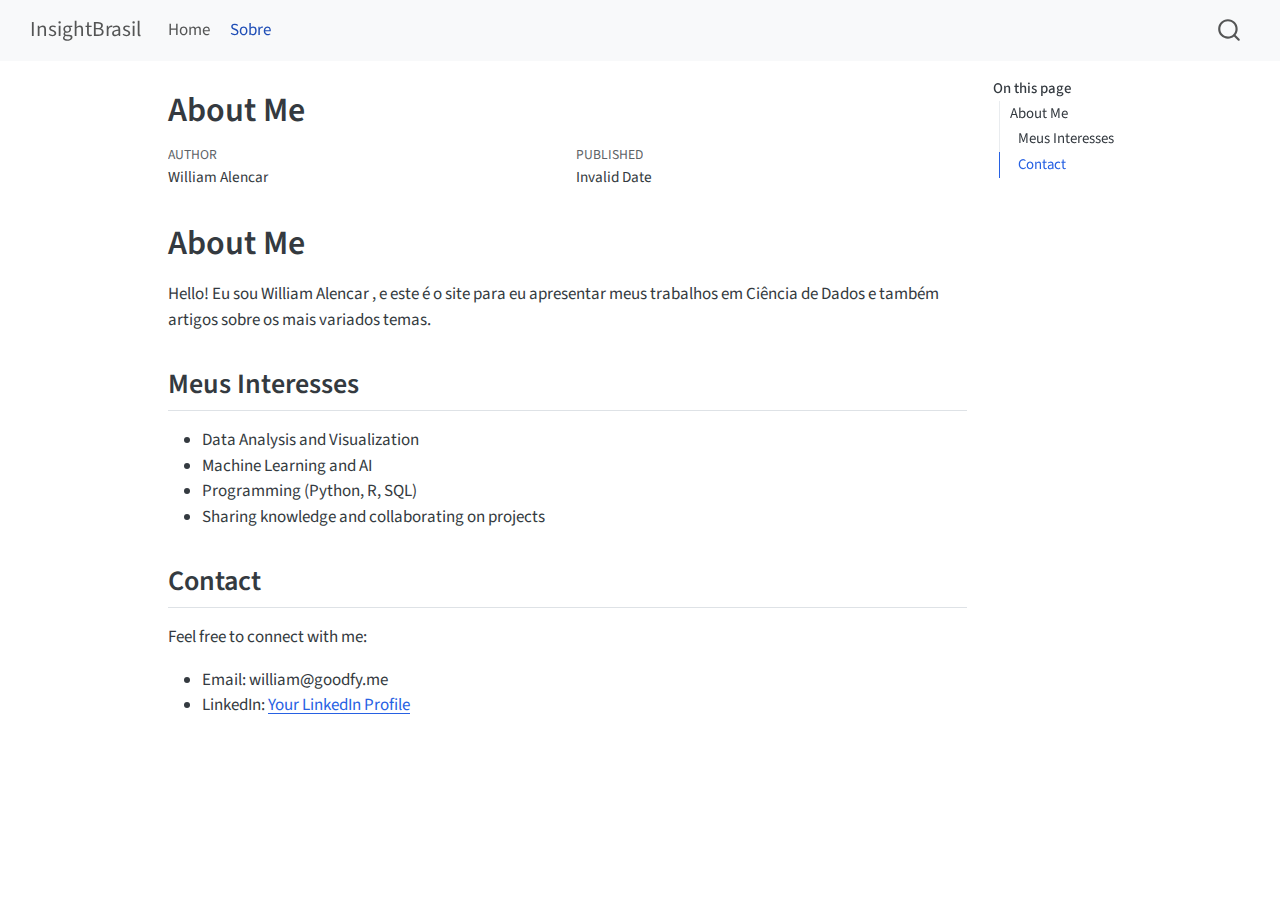
<file: about.html>
<!DOCTYPE html>
<html xmlns="http://www.w3.org/1999/xhtml" lang="en" xml:lang="en"><head>

<meta charset="utf-8">
<meta name="generator" content="quarto-1.6.43">

<meta name="viewport" content="width=device-width, initial-scale=1.0, user-scalable=yes">

<meta name="author" content="William Alencar">

<title>About Me – InsightBrasil</title>
<style>
code{white-space: pre-wrap;}
span.smallcaps{font-variant: small-caps;}
div.columns{display: flex; gap: min(4vw, 1.5em);}
div.column{flex: auto; overflow-x: auto;}
div.hanging-indent{margin-left: 1.5em; text-indent: -1.5em;}
ul.task-list{list-style: none;}
ul.task-list li input[type="checkbox"] {
  width: 0.8em;
  margin: 0 0.8em 0.2em -1em; /* quarto-specific, see https://github.com/quarto-dev/quarto-cli/issues/4556 */ 
  vertical-align: middle;
}
</style>


<script src="site_libs/quarto-nav/quarto-nav.js"></script>
<script src="site_libs/quarto-nav/headroom.min.js"></script>
<script src="site_libs/clipboard/clipboard.min.js"></script>
<script src="site_libs/quarto-search/autocomplete.umd.js"></script>
<script src="site_libs/quarto-search/fuse.min.js"></script>
<script src="site_libs/quarto-search/quarto-search.js"></script>
<meta name="quarto:offset" content="./">
<script src="site_libs/quarto-html/quarto.js"></script>
<script src="site_libs/quarto-html/popper.min.js"></script>
<script src="site_libs/quarto-html/tippy.umd.min.js"></script>
<script src="site_libs/quarto-html/anchor.min.js"></script>
<link href="site_libs/quarto-html/tippy.css" rel="stylesheet">
<link href="site_libs/quarto-html/quarto-syntax-highlighting-d4d76bf8491c20bad77d141916dc28e1.css" rel="stylesheet" id="quarto-text-highlighting-styles">
<script src="site_libs/bootstrap/bootstrap.min.js"></script>
<link href="site_libs/bootstrap/bootstrap-icons.css" rel="stylesheet">
<link href="site_libs/bootstrap/bootstrap-6bd9cfa162949bde0a231f530c97869d.min.css" rel="stylesheet" append-hash="true" id="quarto-bootstrap" data-mode="light">
<script id="quarto-search-options" type="application/json">{
  "location": "navbar",
  "copy-button": false,
  "collapse-after": 3,
  "panel-placement": "end",
  "type": "overlay",
  "limit": 50,
  "keyboard-shortcut": [
    "f",
    "/",
    "s"
  ],
  "show-item-context": false,
  "language": {
    "search-no-results-text": "No results",
    "search-matching-documents-text": "matching documents",
    "search-copy-link-title": "Copy link to search",
    "search-hide-matches-text": "Hide additional matches",
    "search-more-match-text": "more match in this document",
    "search-more-matches-text": "more matches in this document",
    "search-clear-button-title": "Clear",
    "search-text-placeholder": "",
    "search-detached-cancel-button-title": "Cancel",
    "search-submit-button-title": "Submit",
    "search-label": "Search"
  }
}</script>


</head>

<body class="nav-fixed">

<div id="quarto-search-results"></div>
  <header id="quarto-header" class="headroom fixed-top">
    <nav class="navbar navbar-expand-lg " data-bs-theme="dark">
      <div class="navbar-container container-fluid">
      <div class="navbar-brand-container mx-auto">
    <a class="navbar-brand" href="./index.html">
    <span class="navbar-title">InsightBrasil</span>
    </a>
  </div>
            <div id="quarto-search" class="" title="Search"></div>
          <button class="navbar-toggler" type="button" data-bs-toggle="collapse" data-bs-target="#navbarCollapse" aria-controls="navbarCollapse" role="menu" aria-expanded="false" aria-label="Toggle navigation" onclick="if (window.quartoToggleHeadroom) { window.quartoToggleHeadroom(); }">
  <span class="navbar-toggler-icon"></span>
</button>
          <div class="collapse navbar-collapse" id="navbarCollapse">
            <ul class="navbar-nav navbar-nav-scroll me-auto">
  <li class="nav-item">
    <a class="nav-link" href="./index.html"> 
<span class="menu-text">Home</span></a>
  </li>  
  <li class="nav-item">
    <a class="nav-link active" href="./about.html" aria-current="page"> 
<span class="menu-text">Sobre</span></a>
  </li>  
</ul>
          </div> <!-- /navcollapse -->
            <div class="quarto-navbar-tools">
</div>
      </div> <!-- /container-fluid -->
    </nav>
</header>
<!-- content -->
<div id="quarto-content" class="quarto-container page-columns page-rows-contents page-layout-article page-navbar">
<!-- sidebar -->
<!-- margin-sidebar -->
    <div id="quarto-margin-sidebar" class="sidebar margin-sidebar">
        <nav id="TOC" role="doc-toc" class="toc-active">
    <h2 id="toc-title">On this page</h2>
   
  <ul>
  <li><a href="#about-me" id="toc-about-me" class="nav-link active" data-scroll-target="#about-me">About Me</a>
  <ul class="collapse">
  <li><a href="#meus-interesses" id="toc-meus-interesses" class="nav-link" data-scroll-target="#meus-interesses">Meus Interesses</a></li>
  <li><a href="#contact" id="toc-contact" class="nav-link" data-scroll-target="#contact">Contact</a></li>
  </ul></li>
  </ul>
</nav>
    </div>
<!-- main -->
<main class="content" id="quarto-document-content">

<header id="title-block-header" class="quarto-title-block default">
<div class="quarto-title">
<h1 class="title">About Me</h1>
</div>



<div class="quarto-title-meta">

    <div>
    <div class="quarto-title-meta-heading">Author</div>
    <div class="quarto-title-meta-contents">
             <p>William Alencar </p>
          </div>
  </div>
    
    <div>
    <div class="quarto-title-meta-heading">Published</div>
    <div class="quarto-title-meta-contents">
      <p class="date">Invalid Date</p>
    </div>
  </div>
  
    
  </div>
  


</header>


<section id="about-me" class="level1">
<h1>About Me</h1>
<p>Hello! Eu sou William Alencar , e este é o site para eu apresentar meus trabalhos em Ciência de Dados e também artigos sobre os mais variados temas.</p>
<section id="meus-interesses" class="level2">
<h2 class="anchored" data-anchor-id="meus-interesses">Meus Interesses</h2>
<ul>
<li>Data Analysis and Visualization</li>
<li>Machine Learning and AI</li>
<li>Programming (Python, R, SQL)</li>
<li>Sharing knowledge and collaborating on projects</li>
</ul>
</section>
<section id="contact" class="level2">
<h2 class="anchored" data-anchor-id="contact">Contact</h2>
<p>Feel free to connect with me:</p>
<ul>
<li>Email: william@goodfy.me</li>
<li>LinkedIn: <a href="https://www.linkedin.com/in/williambr">Your LinkedIn Profile</a></li>
</ul>


</section>
</section>

</main> <!-- /main -->
<script id="quarto-html-after-body" type="application/javascript">
window.document.addEventListener("DOMContentLoaded", function (event) {
  const toggleBodyColorMode = (bsSheetEl) => {
    const mode = bsSheetEl.getAttribute("data-mode");
    const bodyEl = window.document.querySelector("body");
    if (mode === "dark") {
      bodyEl.classList.add("quarto-dark");
      bodyEl.classList.remove("quarto-light");
    } else {
      bodyEl.classList.add("quarto-light");
      bodyEl.classList.remove("quarto-dark");
    }
  }
  const toggleBodyColorPrimary = () => {
    const bsSheetEl = window.document.querySelector("link#quarto-bootstrap");
    if (bsSheetEl) {
      toggleBodyColorMode(bsSheetEl);
    }
  }
  toggleBodyColorPrimary();  
  const icon = "";
  const anchorJS = new window.AnchorJS();
  anchorJS.options = {
    placement: 'right',
    icon: icon
  };
  anchorJS.add('.anchored');
  const isCodeAnnotation = (el) => {
    for (const clz of el.classList) {
      if (clz.startsWith('code-annotation-')) {                     
        return true;
      }
    }
    return false;
  }
  const onCopySuccess = function(e) {
    // button target
    const button = e.trigger;
    // don't keep focus
    button.blur();
    // flash "checked"
    button.classList.add('code-copy-button-checked');
    var currentTitle = button.getAttribute("title");
    button.setAttribute("title", "Copied!");
    let tooltip;
    if (window.bootstrap) {
      button.setAttribute("data-bs-toggle", "tooltip");
      button.setAttribute("data-bs-placement", "left");
      button.setAttribute("data-bs-title", "Copied!");
      tooltip = new bootstrap.Tooltip(button, 
        { trigger: "manual", 
          customClass: "code-copy-button-tooltip",
          offset: [0, -8]});
      tooltip.show();    
    }
    setTimeout(function() {
      if (tooltip) {
        tooltip.hide();
        button.removeAttribute("data-bs-title");
        button.removeAttribute("data-bs-toggle");
        button.removeAttribute("data-bs-placement");
      }
      button.setAttribute("title", currentTitle);
      button.classList.remove('code-copy-button-checked');
    }, 1000);
    // clear code selection
    e.clearSelection();
  }
  const getTextToCopy = function(trigger) {
      const codeEl = trigger.previousElementSibling.cloneNode(true);
      for (const childEl of codeEl.children) {
        if (isCodeAnnotation(childEl)) {
          childEl.remove();
        }
      }
      return codeEl.innerText;
  }
  const clipboard = new window.ClipboardJS('.code-copy-button:not([data-in-quarto-modal])', {
    text: getTextToCopy
  });
  clipboard.on('success', onCopySuccess);
  if (window.document.getElementById('quarto-embedded-source-code-modal')) {
    const clipboardModal = new window.ClipboardJS('.code-copy-button[data-in-quarto-modal]', {
      text: getTextToCopy,
      container: window.document.getElementById('quarto-embedded-source-code-modal')
    });
    clipboardModal.on('success', onCopySuccess);
  }
    var localhostRegex = new RegExp(/^(?:http|https):\/\/localhost\:?[0-9]*\//);
    var mailtoRegex = new RegExp(/^mailto:/);
      var filterRegex = new RegExp('/' + window.location.host + '/');
    var isInternal = (href) => {
        return filterRegex.test(href) || localhostRegex.test(href) || mailtoRegex.test(href);
    }
    // Inspect non-navigation links and adorn them if external
 	var links = window.document.querySelectorAll('a[href]:not(.nav-link):not(.navbar-brand):not(.toc-action):not(.sidebar-link):not(.sidebar-item-toggle):not(.pagination-link):not(.no-external):not([aria-hidden]):not(.dropdown-item):not(.quarto-navigation-tool):not(.about-link)');
    for (var i=0; i<links.length; i++) {
      const link = links[i];
      if (!isInternal(link.href)) {
        // undo the damage that might have been done by quarto-nav.js in the case of
        // links that we want to consider external
        if (link.dataset.originalHref !== undefined) {
          link.href = link.dataset.originalHref;
        }
      }
    }
  function tippyHover(el, contentFn, onTriggerFn, onUntriggerFn) {
    const config = {
      allowHTML: true,
      maxWidth: 500,
      delay: 100,
      arrow: false,
      appendTo: function(el) {
          return el.parentElement;
      },
      interactive: true,
      interactiveBorder: 10,
      theme: 'quarto',
      placement: 'bottom-start',
    };
    if (contentFn) {
      config.content = contentFn;
    }
    if (onTriggerFn) {
      config.onTrigger = onTriggerFn;
    }
    if (onUntriggerFn) {
      config.onUntrigger = onUntriggerFn;
    }
    window.tippy(el, config); 
  }
  const noterefs = window.document.querySelectorAll('a[role="doc-noteref"]');
  for (var i=0; i<noterefs.length; i++) {
    const ref = noterefs[i];
    tippyHover(ref, function() {
      // use id or data attribute instead here
      let href = ref.getAttribute('data-footnote-href') || ref.getAttribute('href');
      try { href = new URL(href).hash; } catch {}
      const id = href.replace(/^#\/?/, "");
      const note = window.document.getElementById(id);
      if (note) {
        return note.innerHTML;
      } else {
        return "";
      }
    });
  }
  const xrefs = window.document.querySelectorAll('a.quarto-xref');
  const processXRef = (id, note) => {
    // Strip column container classes
    const stripColumnClz = (el) => {
      el.classList.remove("page-full", "page-columns");
      if (el.children) {
        for (const child of el.children) {
          stripColumnClz(child);
        }
      }
    }
    stripColumnClz(note)
    if (id === null || id.startsWith('sec-')) {
      // Special case sections, only their first couple elements
      const container = document.createElement("div");
      if (note.children && note.children.length > 2) {
        container.appendChild(note.children[0].cloneNode(true));
        for (let i = 1; i < note.children.length; i++) {
          const child = note.children[i];
          if (child.tagName === "P" && child.innerText === "") {
            continue;
          } else {
            container.appendChild(child.cloneNode(true));
            break;
          }
        }
        if (window.Quarto?.typesetMath) {
          window.Quarto.typesetMath(container);
        }
        return container.innerHTML
      } else {
        if (window.Quarto?.typesetMath) {
          window.Quarto.typesetMath(note);
        }
        return note.innerHTML;
      }
    } else {
      // Remove any anchor links if they are present
      const anchorLink = note.querySelector('a.anchorjs-link');
      if (anchorLink) {
        anchorLink.remove();
      }
      if (window.Quarto?.typesetMath) {
        window.Quarto.typesetMath(note);
      }
      if (note.classList.contains("callout")) {
        return note.outerHTML;
      } else {
        return note.innerHTML;
      }
    }
  }
  for (var i=0; i<xrefs.length; i++) {
    const xref = xrefs[i];
    tippyHover(xref, undefined, function(instance) {
      instance.disable();
      let url = xref.getAttribute('href');
      let hash = undefined; 
      if (url.startsWith('#')) {
        hash = url;
      } else {
        try { hash = new URL(url).hash; } catch {}
      }
      if (hash) {
        const id = hash.replace(/^#\/?/, "");
        const note = window.document.getElementById(id);
        if (note !== null) {
          try {
            const html = processXRef(id, note.cloneNode(true));
            instance.setContent(html);
          } finally {
            instance.enable();
            instance.show();
          }
        } else {
          // See if we can fetch this
          fetch(url.split('#')[0])
          .then(res => res.text())
          .then(html => {
            const parser = new DOMParser();
            const htmlDoc = parser.parseFromString(html, "text/html");
            const note = htmlDoc.getElementById(id);
            if (note !== null) {
              const html = processXRef(id, note);
              instance.setContent(html);
            } 
          }).finally(() => {
            instance.enable();
            instance.show();
          });
        }
      } else {
        // See if we can fetch a full url (with no hash to target)
        // This is a special case and we should probably do some content thinning / targeting
        fetch(url)
        .then(res => res.text())
        .then(html => {
          const parser = new DOMParser();
          const htmlDoc = parser.parseFromString(html, "text/html");
          const note = htmlDoc.querySelector('main.content');
          if (note !== null) {
            // This should only happen for chapter cross references
            // (since there is no id in the URL)
            // remove the first header
            if (note.children.length > 0 && note.children[0].tagName === "HEADER") {
              note.children[0].remove();
            }
            const html = processXRef(null, note);
            instance.setContent(html);
          } 
        }).finally(() => {
          instance.enable();
          instance.show();
        });
      }
    }, function(instance) {
    });
  }
      let selectedAnnoteEl;
      const selectorForAnnotation = ( cell, annotation) => {
        let cellAttr = 'data-code-cell="' + cell + '"';
        let lineAttr = 'data-code-annotation="' +  annotation + '"';
        const selector = 'span[' + cellAttr + '][' + lineAttr + ']';
        return selector;
      }
      const selectCodeLines = (annoteEl) => {
        const doc = window.document;
        const targetCell = annoteEl.getAttribute("data-target-cell");
        const targetAnnotation = annoteEl.getAttribute("data-target-annotation");
        const annoteSpan = window.document.querySelector(selectorForAnnotation(targetCell, targetAnnotation));
        const lines = annoteSpan.getAttribute("data-code-lines").split(",");
        const lineIds = lines.map((line) => {
          return targetCell + "-" + line;
        })
        let top = null;
        let height = null;
        let parent = null;
        if (lineIds.length > 0) {
            //compute the position of the single el (top and bottom and make a div)
            const el = window.document.getElementById(lineIds[0]);
            top = el.offsetTop;
            height = el.offsetHeight;
            parent = el.parentElement.parentElement;
          if (lineIds.length > 1) {
            const lastEl = window.document.getElementById(lineIds[lineIds.length - 1]);
            const bottom = lastEl.offsetTop + lastEl.offsetHeight;
            height = bottom - top;
          }
          if (top !== null && height !== null && parent !== null) {
            // cook up a div (if necessary) and position it 
            let div = window.document.getElementById("code-annotation-line-highlight");
            if (div === null) {
              div = window.document.createElement("div");
              div.setAttribute("id", "code-annotation-line-highlight");
              div.style.position = 'absolute';
              parent.appendChild(div);
            }
            div.style.top = top - 2 + "px";
            div.style.height = height + 4 + "px";
            div.style.left = 0;
            let gutterDiv = window.document.getElementById("code-annotation-line-highlight-gutter");
            if (gutterDiv === null) {
              gutterDiv = window.document.createElement("div");
              gutterDiv.setAttribute("id", "code-annotation-line-highlight-gutter");
              gutterDiv.style.position = 'absolute';
              const codeCell = window.document.getElementById(targetCell);
              const gutter = codeCell.querySelector('.code-annotation-gutter');
              gutter.appendChild(gutterDiv);
            }
            gutterDiv.style.top = top - 2 + "px";
            gutterDiv.style.height = height + 4 + "px";
          }
          selectedAnnoteEl = annoteEl;
        }
      };
      const unselectCodeLines = () => {
        const elementsIds = ["code-annotation-line-highlight", "code-annotation-line-highlight-gutter"];
        elementsIds.forEach((elId) => {
          const div = window.document.getElementById(elId);
          if (div) {
            div.remove();
          }
        });
        selectedAnnoteEl = undefined;
      };
        // Handle positioning of the toggle
    window.addEventListener(
      "resize",
      throttle(() => {
        elRect = undefined;
        if (selectedAnnoteEl) {
          selectCodeLines(selectedAnnoteEl);
        }
      }, 10)
    );
    function throttle(fn, ms) {
    let throttle = false;
    let timer;
      return (...args) => {
        if(!throttle) { // first call gets through
            fn.apply(this, args);
            throttle = true;
        } else { // all the others get throttled
            if(timer) clearTimeout(timer); // cancel #2
            timer = setTimeout(() => {
              fn.apply(this, args);
              timer = throttle = false;
            }, ms);
        }
      };
    }
      // Attach click handler to the DT
      const annoteDls = window.document.querySelectorAll('dt[data-target-cell]');
      for (const annoteDlNode of annoteDls) {
        annoteDlNode.addEventListener('click', (event) => {
          const clickedEl = event.target;
          if (clickedEl !== selectedAnnoteEl) {
            unselectCodeLines();
            const activeEl = window.document.querySelector('dt[data-target-cell].code-annotation-active');
            if (activeEl) {
              activeEl.classList.remove('code-annotation-active');
            }
            selectCodeLines(clickedEl);
            clickedEl.classList.add('code-annotation-active');
          } else {
            // Unselect the line
            unselectCodeLines();
            clickedEl.classList.remove('code-annotation-active');
          }
        });
      }
  const findCites = (el) => {
    const parentEl = el.parentElement;
    if (parentEl) {
      const cites = parentEl.dataset.cites;
      if (cites) {
        return {
          el,
          cites: cites.split(' ')
        };
      } else {
        return findCites(el.parentElement)
      }
    } else {
      return undefined;
    }
  };
  var bibliorefs = window.document.querySelectorAll('a[role="doc-biblioref"]');
  for (var i=0; i<bibliorefs.length; i++) {
    const ref = bibliorefs[i];
    const citeInfo = findCites(ref);
    if (citeInfo) {
      tippyHover(citeInfo.el, function() {
        var popup = window.document.createElement('div');
        citeInfo.cites.forEach(function(cite) {
          var citeDiv = window.document.createElement('div');
          citeDiv.classList.add('hanging-indent');
          citeDiv.classList.add('csl-entry');
          var biblioDiv = window.document.getElementById('ref-' + cite);
          if (biblioDiv) {
            citeDiv.innerHTML = biblioDiv.innerHTML;
          }
          popup.appendChild(citeDiv);
        });
        return popup.innerHTML;
      });
    }
  }
});
</script>
</div> <!-- /content -->




</body></html>
</file>
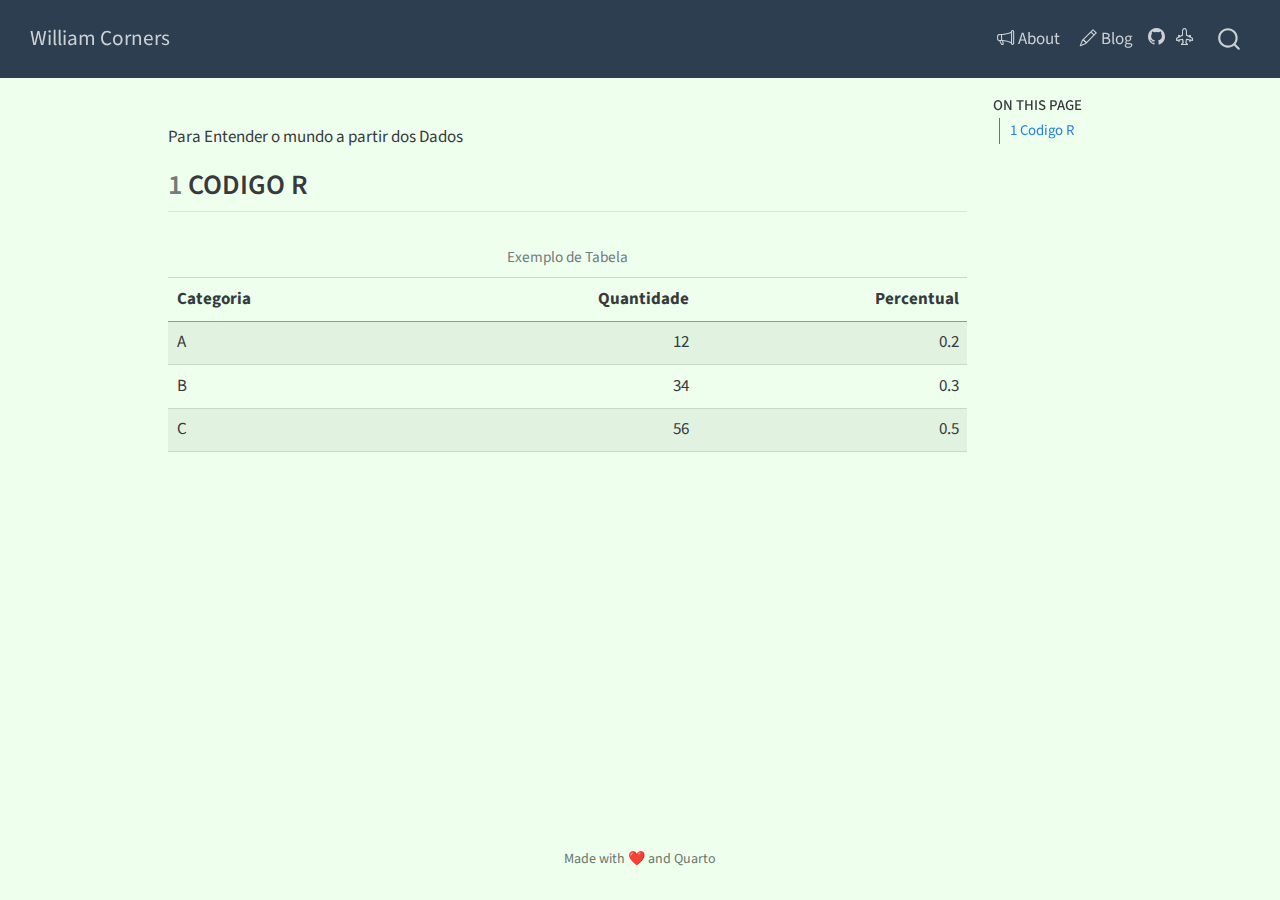
<file: indexR.html>
<!DOCTYPE html>
<html xmlns="http://www.w3.org/1999/xhtml" lang="en" xml:lang="en"><head>

<meta charset="utf-8">
<meta name="generator" content="quarto-1.6.43">

<meta name="viewport" content="width=device-width, initial-scale=1.0, user-scalable=yes">


<title>indexr – Insight Brasil</title>
<style>
code{white-space: pre-wrap;}
span.smallcaps{font-variant: small-caps;}
div.columns{display: flex; gap: min(4vw, 1.5em);}
div.column{flex: auto; overflow-x: auto;}
div.hanging-indent{margin-left: 1.5em; text-indent: -1.5em;}
ul.task-list{list-style: none;}
ul.task-list li input[type="checkbox"] {
  width: 0.8em;
  margin: 0 0.8em 0.2em -1em; /* quarto-specific, see https://github.com/quarto-dev/quarto-cli/issues/4556 */ 
  vertical-align: middle;
}
</style>


<script src="site_libs/quarto-nav/quarto-nav.js"></script>
<script src="site_libs/quarto-nav/headroom.min.js"></script>
<script src="site_libs/clipboard/clipboard.min.js"></script>
<script src="site_libs/quarto-search/autocomplete.umd.js"></script>
<script src="site_libs/quarto-search/fuse.min.js"></script>
<script src="site_libs/quarto-search/quarto-search.js"></script>
<meta name="quarto:offset" content="./">
<script src="site_libs/quarto-html/quarto.js"></script>
<script src="site_libs/quarto-html/popper.min.js"></script>
<script src="site_libs/quarto-html/tippy.umd.min.js"></script>
<script src="site_libs/quarto-html/anchor.min.js"></script>
<link href="site_libs/quarto-html/tippy.css" rel="stylesheet">
<link href="site_libs/quarto-html/quarto-syntax-highlighting-d4d76bf8491c20bad77d141916dc28e1.css" rel="stylesheet" id="quarto-text-highlighting-styles">
<script src="site_libs/bootstrap/bootstrap.min.js"></script>
<link href="site_libs/bootstrap/bootstrap-icons.css" rel="stylesheet">
<link href="site_libs/bootstrap/bootstrap-7902428c2d6b248856d6e5e15e04f252.min.css" rel="stylesheet" append-hash="true" id="quarto-bootstrap" data-mode="light">
<script id="quarto-search-options" type="application/json">{
  "location": "navbar",
  "copy-button": false,
  "collapse-after": 3,
  "panel-placement": "end",
  "type": "overlay",
  "limit": 50,
  "keyboard-shortcut": [
    "f",
    "/",
    "s"
  ],
  "show-item-context": false,
  "language": {
    "search-no-results-text": "No results",
    "search-matching-documents-text": "matching documents",
    "search-copy-link-title": "Copy link to search",
    "search-hide-matches-text": "Hide additional matches",
    "search-more-match-text": "more match in this document",
    "search-more-matches-text": "more matches in this document",
    "search-clear-button-title": "Clear",
    "search-text-placeholder": "",
    "search-detached-cancel-button-title": "Cancel",
    "search-submit-button-title": "Submit",
    "search-label": "Search"
  }
}</script>
<script src="site_libs/kePrint-0.0.1/kePrint.js"></script>
<link href="site_libs/lightable-0.0.1/lightable.css" rel="stylesheet">


<meta property="og:title" content="Insight Brasil">
<meta property="og:description" content="">
<meta property="og:site_name" content="Insight Brasil">
</head>

<body class="nav-fixed">

<div id="quarto-search-results"></div>
  <header id="quarto-header" class="headroom fixed-top">
    <nav class="navbar navbar-expand-lg " data-bs-theme="dark">
      <div class="navbar-container container-fluid">
      <div class="navbar-brand-container mx-auto">
    <a class="navbar-brand" href="./index.html">
    <span class="navbar-title">William Corners</span>
    </a>
  </div>
            <div id="quarto-search" class="" title="Search"></div>
          <button class="navbar-toggler" type="button" data-bs-toggle="collapse" data-bs-target="#navbarCollapse" aria-controls="navbarCollapse" role="menu" aria-expanded="false" aria-label="Toggle navigation" onclick="if (window.quartoToggleHeadroom) { window.quartoToggleHeadroom(); }">
  <span class="navbar-toggler-icon"></span>
</button>
          <div class="collapse navbar-collapse" id="navbarCollapse">
            <ul class="navbar-nav navbar-nav-scroll ms-auto">
  <li class="nav-item">
    <a class="nav-link" href="./pages/about.html"> <i class="bi bi-megaphone" role="img">
</i> 
<span class="menu-text">About</span></a>
  </li>  
  <li class="nav-item">
    <a class="nav-link" href="./blog/index.html"> <i class="bi bi-pencil" role="img">
</i> 
<span class="menu-text">Blog</span></a>
  </li>  
</ul>
          </div> <!-- /navcollapse -->
            <div class="quarto-navbar-tools tools-wide">
    <a href="./github.com" title="" class="quarto-navigation-tool px-1" aria-label=""><i class="bi bi-github"></i></a>
    <a href="" title="" class="quarto-navigation-tool px-1" aria-label=""><i class="bi bi-airplane-engines"></i></a>
    <a href="" title="<i class='house'></i>" class="quarto-navigation-tool px-1" aria-label="<i class='house'></i>"><i class="bi bi-"></i></a>
</div>
      </div> <!-- /container-fluid -->
    </nav>
</header>
<!-- content -->
<div id="quarto-content" class="quarto-container page-columns page-rows-contents page-layout-article page-navbar">
<!-- sidebar -->
<!-- margin-sidebar -->
    <div id="quarto-margin-sidebar" class="sidebar margin-sidebar">
        <nav id="TOC" role="doc-toc" class="toc-active">
    <h2 id="toc-title">On this page</h2>
   
  <ul>
  <li><a href="#codigo-r" id="toc-codigo-r" class="nav-link active" data-scroll-target="#codigo-r"><span class="header-section-number">1</span> Codigo R</a></li>
  </ul>
</nav>
    </div>
<!-- main -->
<main class="content" id="quarto-document-content"><header id="title-block-header" class="quarto-title-block"></header>




<p>Para Entender o mundo a partir dos Dados</p>
<section id="codigo-r" class="level2" data-number="1">
<h2 data-number="1" class="anchored" data-anchor-id="codigo-r"><span class="header-section-number">1</span> Codigo R</h2>
<div class="table-responsive">
<table class="table table-striped table-hover table-condensed caption-top" data-quarto-postprocess="true">
<caption>Exemplo de Tabela</caption>
<thead>
<tr class="header">
<th style="text-align: left;" data-quarto-table-cell-role="th">Categoria</th>
<th style="text-align: right;" data-quarto-table-cell-role="th">Quantidade</th>
<th style="text-align: right;" data-quarto-table-cell-role="th">Percentual</th>
</tr>
</thead>
<tbody>
<tr class="odd">
<td style="text-align: left;">A</td>
<td style="text-align: right;">12</td>
<td style="text-align: right;">0.2</td>
</tr>
<tr class="even">
<td style="text-align: left;">B</td>
<td style="text-align: right;">34</td>
<td style="text-align: right;">0.3</td>
</tr>
<tr class="odd">
<td style="text-align: left;">C</td>
<td style="text-align: right;">56</td>
<td style="text-align: right;">0.5</td>
</tr>
</tbody>
</table>
</div>




</section>

</main> <!-- /main -->
<script id="quarto-html-after-body" type="application/javascript">
window.document.addEventListener("DOMContentLoaded", function (event) {
  const toggleBodyColorMode = (bsSheetEl) => {
    const mode = bsSheetEl.getAttribute("data-mode");
    const bodyEl = window.document.querySelector("body");
    if (mode === "dark") {
      bodyEl.classList.add("quarto-dark");
      bodyEl.classList.remove("quarto-light");
    } else {
      bodyEl.classList.add("quarto-light");
      bodyEl.classList.remove("quarto-dark");
    }
  }
  const toggleBodyColorPrimary = () => {
    const bsSheetEl = window.document.querySelector("link#quarto-bootstrap");
    if (bsSheetEl) {
      toggleBodyColorMode(bsSheetEl);
    }
  }
  toggleBodyColorPrimary();  
  const icon = "";
  const anchorJS = new window.AnchorJS();
  anchorJS.options = {
    placement: 'right',
    icon: icon
  };
  anchorJS.add('.anchored');
  const isCodeAnnotation = (el) => {
    for (const clz of el.classList) {
      if (clz.startsWith('code-annotation-')) {                     
        return true;
      }
    }
    return false;
  }
  const onCopySuccess = function(e) {
    // button target
    const button = e.trigger;
    // don't keep focus
    button.blur();
    // flash "checked"
    button.classList.add('code-copy-button-checked');
    var currentTitle = button.getAttribute("title");
    button.setAttribute("title", "Copied!");
    let tooltip;
    if (window.bootstrap) {
      button.setAttribute("data-bs-toggle", "tooltip");
      button.setAttribute("data-bs-placement", "left");
      button.setAttribute("data-bs-title", "Copied!");
      tooltip = new bootstrap.Tooltip(button, 
        { trigger: "manual", 
          customClass: "code-copy-button-tooltip",
          offset: [0, -8]});
      tooltip.show();    
    }
    setTimeout(function() {
      if (tooltip) {
        tooltip.hide();
        button.removeAttribute("data-bs-title");
        button.removeAttribute("data-bs-toggle");
        button.removeAttribute("data-bs-placement");
      }
      button.setAttribute("title", currentTitle);
      button.classList.remove('code-copy-button-checked');
    }, 1000);
    // clear code selection
    e.clearSelection();
  }
  const getTextToCopy = function(trigger) {
      const codeEl = trigger.previousElementSibling.cloneNode(true);
      for (const childEl of codeEl.children) {
        if (isCodeAnnotation(childEl)) {
          childEl.remove();
        }
      }
      return codeEl.innerText;
  }
  const clipboard = new window.ClipboardJS('.code-copy-button:not([data-in-quarto-modal])', {
    text: getTextToCopy
  });
  clipboard.on('success', onCopySuccess);
  if (window.document.getElementById('quarto-embedded-source-code-modal')) {
    const clipboardModal = new window.ClipboardJS('.code-copy-button[data-in-quarto-modal]', {
      text: getTextToCopy,
      container: window.document.getElementById('quarto-embedded-source-code-modal')
    });
    clipboardModal.on('success', onCopySuccess);
  }
    var localhostRegex = new RegExp(/^(?:http|https):\/\/localhost\:?[0-9]*\//);
    var mailtoRegex = new RegExp(/^mailto:/);
      var filterRegex = new RegExp('/' + window.location.host + '/');
    var isInternal = (href) => {
        return filterRegex.test(href) || localhostRegex.test(href) || mailtoRegex.test(href);
    }
    // Inspect non-navigation links and adorn them if external
 	var links = window.document.querySelectorAll('a[href]:not(.nav-link):not(.navbar-brand):not(.toc-action):not(.sidebar-link):not(.sidebar-item-toggle):not(.pagination-link):not(.no-external):not([aria-hidden]):not(.dropdown-item):not(.quarto-navigation-tool):not(.about-link)');
    for (var i=0; i<links.length; i++) {
      const link = links[i];
      if (!isInternal(link.href)) {
        // undo the damage that might have been done by quarto-nav.js in the case of
        // links that we want to consider external
        if (link.dataset.originalHref !== undefined) {
          link.href = link.dataset.originalHref;
        }
      }
    }
  function tippyHover(el, contentFn, onTriggerFn, onUntriggerFn) {
    const config = {
      allowHTML: true,
      maxWidth: 500,
      delay: 100,
      arrow: false,
      appendTo: function(el) {
          return el.parentElement;
      },
      interactive: true,
      interactiveBorder: 10,
      theme: 'quarto',
      placement: 'bottom-start',
    };
    if (contentFn) {
      config.content = contentFn;
    }
    if (onTriggerFn) {
      config.onTrigger = onTriggerFn;
    }
    if (onUntriggerFn) {
      config.onUntrigger = onUntriggerFn;
    }
    window.tippy(el, config); 
  }
  const noterefs = window.document.querySelectorAll('a[role="doc-noteref"]');
  for (var i=0; i<noterefs.length; i++) {
    const ref = noterefs[i];
    tippyHover(ref, function() {
      // use id or data attribute instead here
      let href = ref.getAttribute('data-footnote-href') || ref.getAttribute('href');
      try { href = new URL(href).hash; } catch {}
      const id = href.replace(/^#\/?/, "");
      const note = window.document.getElementById(id);
      if (note) {
        return note.innerHTML;
      } else {
        return "";
      }
    });
  }
  const xrefs = window.document.querySelectorAll('a.quarto-xref');
  const processXRef = (id, note) => {
    // Strip column container classes
    const stripColumnClz = (el) => {
      el.classList.remove("page-full", "page-columns");
      if (el.children) {
        for (const child of el.children) {
          stripColumnClz(child);
        }
      }
    }
    stripColumnClz(note)
    if (id === null || id.startsWith('sec-')) {
      // Special case sections, only their first couple elements
      const container = document.createElement("div");
      if (note.children && note.children.length > 2) {
        container.appendChild(note.children[0].cloneNode(true));
        for (let i = 1; i < note.children.length; i++) {
          const child = note.children[i];
          if (child.tagName === "P" && child.innerText === "") {
            continue;
          } else {
            container.appendChild(child.cloneNode(true));
            break;
          }
        }
        if (window.Quarto?.typesetMath) {
          window.Quarto.typesetMath(container);
        }
        return container.innerHTML
      } else {
        if (window.Quarto?.typesetMath) {
          window.Quarto.typesetMath(note);
        }
        return note.innerHTML;
      }
    } else {
      // Remove any anchor links if they are present
      const anchorLink = note.querySelector('a.anchorjs-link');
      if (anchorLink) {
        anchorLink.remove();
      }
      if (window.Quarto?.typesetMath) {
        window.Quarto.typesetMath(note);
      }
      if (note.classList.contains("callout")) {
        return note.outerHTML;
      } else {
        return note.innerHTML;
      }
    }
  }
  for (var i=0; i<xrefs.length; i++) {
    const xref = xrefs[i];
    tippyHover(xref, undefined, function(instance) {
      instance.disable();
      let url = xref.getAttribute('href');
      let hash = undefined; 
      if (url.startsWith('#')) {
        hash = url;
      } else {
        try { hash = new URL(url).hash; } catch {}
      }
      if (hash) {
        const id = hash.replace(/^#\/?/, "");
        const note = window.document.getElementById(id);
        if (note !== null) {
          try {
            const html = processXRef(id, note.cloneNode(true));
            instance.setContent(html);
          } finally {
            instance.enable();
            instance.show();
          }
        } else {
          // See if we can fetch this
          fetch(url.split('#')[0])
          .then(res => res.text())
          .then(html => {
            const parser = new DOMParser();
            const htmlDoc = parser.parseFromString(html, "text/html");
            const note = htmlDoc.getElementById(id);
            if (note !== null) {
              const html = processXRef(id, note);
              instance.setContent(html);
            } 
          }).finally(() => {
            instance.enable();
            instance.show();
          });
        }
      } else {
        // See if we can fetch a full url (with no hash to target)
        // This is a special case and we should probably do some content thinning / targeting
        fetch(url)
        .then(res => res.text())
        .then(html => {
          const parser = new DOMParser();
          const htmlDoc = parser.parseFromString(html, "text/html");
          const note = htmlDoc.querySelector('main.content');
          if (note !== null) {
            // This should only happen for chapter cross references
            // (since there is no id in the URL)
            // remove the first header
            if (note.children.length > 0 && note.children[0].tagName === "HEADER") {
              note.children[0].remove();
            }
            const html = processXRef(null, note);
            instance.setContent(html);
          } 
        }).finally(() => {
          instance.enable();
          instance.show();
        });
      }
    }, function(instance) {
    });
  }
      let selectedAnnoteEl;
      const selectorForAnnotation = ( cell, annotation) => {
        let cellAttr = 'data-code-cell="' + cell + '"';
        let lineAttr = 'data-code-annotation="' +  annotation + '"';
        const selector = 'span[' + cellAttr + '][' + lineAttr + ']';
        return selector;
      }
      const selectCodeLines = (annoteEl) => {
        const doc = window.document;
        const targetCell = annoteEl.getAttribute("data-target-cell");
        const targetAnnotation = annoteEl.getAttribute("data-target-annotation");
        const annoteSpan = window.document.querySelector(selectorForAnnotation(targetCell, targetAnnotation));
        const lines = annoteSpan.getAttribute("data-code-lines").split(",");
        const lineIds = lines.map((line) => {
          return targetCell + "-" + line;
        })
        let top = null;
        let height = null;
        let parent = null;
        if (lineIds.length > 0) {
            //compute the position of the single el (top and bottom and make a div)
            const el = window.document.getElementById(lineIds[0]);
            top = el.offsetTop;
            height = el.offsetHeight;
            parent = el.parentElement.parentElement;
          if (lineIds.length > 1) {
            const lastEl = window.document.getElementById(lineIds[lineIds.length - 1]);
            const bottom = lastEl.offsetTop + lastEl.offsetHeight;
            height = bottom - top;
          }
          if (top !== null && height !== null && parent !== null) {
            // cook up a div (if necessary) and position it 
            let div = window.document.getElementById("code-annotation-line-highlight");
            if (div === null) {
              div = window.document.createElement("div");
              div.setAttribute("id", "code-annotation-line-highlight");
              div.style.position = 'absolute';
              parent.appendChild(div);
            }
            div.style.top = top - 2 + "px";
            div.style.height = height + 4 + "px";
            div.style.left = 0;
            let gutterDiv = window.document.getElementById("code-annotation-line-highlight-gutter");
            if (gutterDiv === null) {
              gutterDiv = window.document.createElement("div");
              gutterDiv.setAttribute("id", "code-annotation-line-highlight-gutter");
              gutterDiv.style.position = 'absolute';
              const codeCell = window.document.getElementById(targetCell);
              const gutter = codeCell.querySelector('.code-annotation-gutter');
              gutter.appendChild(gutterDiv);
            }
            gutterDiv.style.top = top - 2 + "px";
            gutterDiv.style.height = height + 4 + "px";
          }
          selectedAnnoteEl = annoteEl;
        }
      };
      const unselectCodeLines = () => {
        const elementsIds = ["code-annotation-line-highlight", "code-annotation-line-highlight-gutter"];
        elementsIds.forEach((elId) => {
          const div = window.document.getElementById(elId);
          if (div) {
            div.remove();
          }
        });
        selectedAnnoteEl = undefined;
      };
        // Handle positioning of the toggle
    window.addEventListener(
      "resize",
      throttle(() => {
        elRect = undefined;
        if (selectedAnnoteEl) {
          selectCodeLines(selectedAnnoteEl);
        }
      }, 10)
    );
    function throttle(fn, ms) {
    let throttle = false;
    let timer;
      return (...args) => {
        if(!throttle) { // first call gets through
            fn.apply(this, args);
            throttle = true;
        } else { // all the others get throttled
            if(timer) clearTimeout(timer); // cancel #2
            timer = setTimeout(() => {
              fn.apply(this, args);
              timer = throttle = false;
            }, ms);
        }
      };
    }
      // Attach click handler to the DT
      const annoteDls = window.document.querySelectorAll('dt[data-target-cell]');
      for (const annoteDlNode of annoteDls) {
        annoteDlNode.addEventListener('click', (event) => {
          const clickedEl = event.target;
          if (clickedEl !== selectedAnnoteEl) {
            unselectCodeLines();
            const activeEl = window.document.querySelector('dt[data-target-cell].code-annotation-active');
            if (activeEl) {
              activeEl.classList.remove('code-annotation-active');
            }
            selectCodeLines(clickedEl);
            clickedEl.classList.add('code-annotation-active');
          } else {
            // Unselect the line
            unselectCodeLines();
            clickedEl.classList.remove('code-annotation-active');
          }
        });
      }
  const findCites = (el) => {
    const parentEl = el.parentElement;
    if (parentEl) {
      const cites = parentEl.dataset.cites;
      if (cites) {
        return {
          el,
          cites: cites.split(' ')
        };
      } else {
        return findCites(el.parentElement)
      }
    } else {
      return undefined;
    }
  };
  var bibliorefs = window.document.querySelectorAll('a[role="doc-biblioref"]');
  for (var i=0; i<bibliorefs.length; i++) {
    const ref = bibliorefs[i];
    const citeInfo = findCites(ref);
    if (citeInfo) {
      tippyHover(citeInfo.el, function() {
        var popup = window.document.createElement('div');
        citeInfo.cites.forEach(function(cite) {
          var citeDiv = window.document.createElement('div');
          citeDiv.classList.add('hanging-indent');
          citeDiv.classList.add('csl-entry');
          var biblioDiv = window.document.getElementById('ref-' + cite);
          if (biblioDiv) {
            citeDiv.innerHTML = biblioDiv.innerHTML;
          }
          popup.appendChild(citeDiv);
        });
        return popup.innerHTML;
      });
    }
  }
});
</script>
</div> <!-- /content -->
<footer class="footer">
  <div class="nav-footer">
    <div class="nav-footer-left">
      &nbsp;
    </div>   
    <div class="nav-footer-center">
<p>Made with ❤️ and Quarto</p>
</div>
    <div class="nav-footer-right">
      &nbsp;
    </div>
  </div>
</footer>




</body></html>
</file>
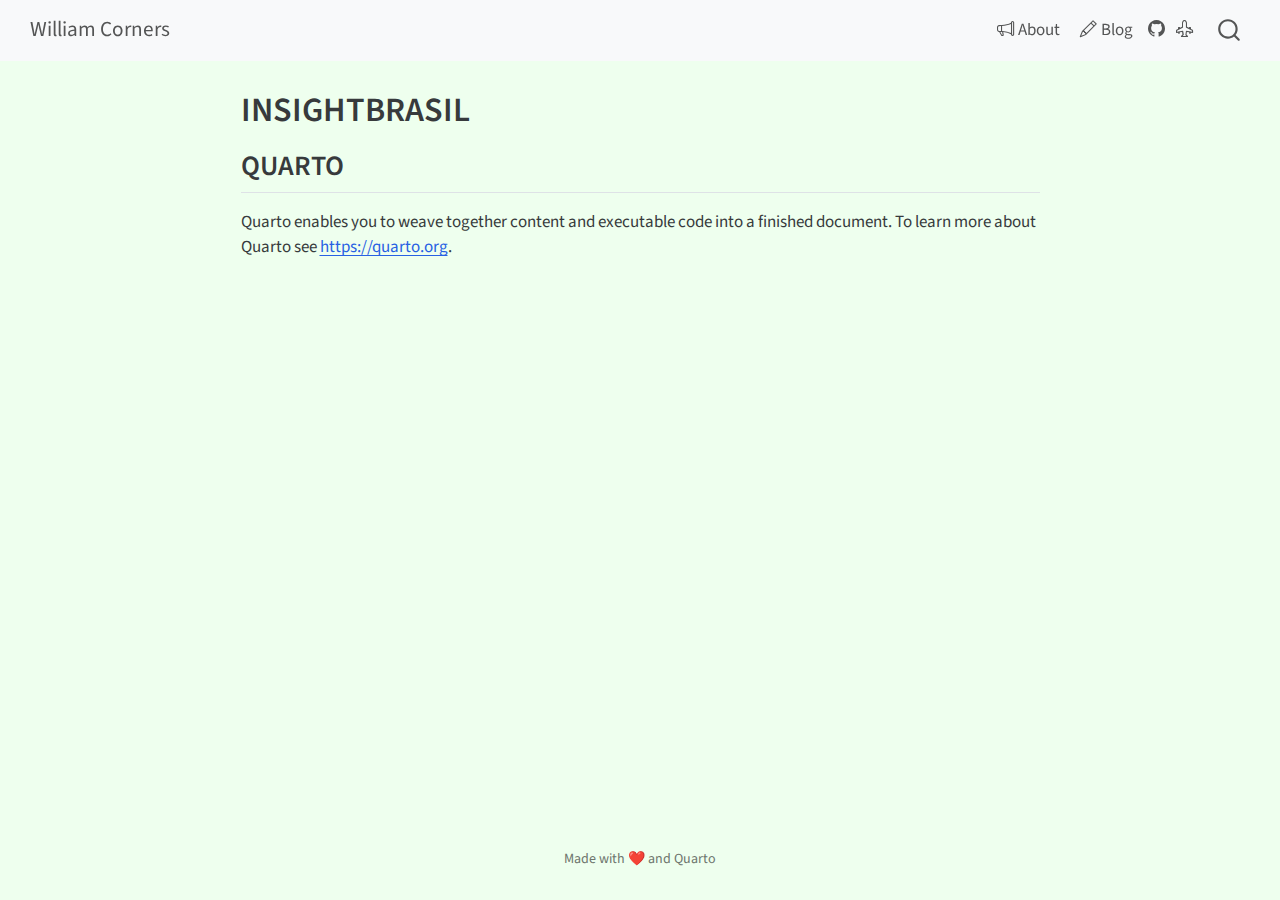
<file: InsightBrasil.html>
<!DOCTYPE html>
<html xmlns="http://www.w3.org/1999/xhtml" lang="en" xml:lang="en"><head>

<meta charset="utf-8">
<meta name="generator" content="quarto-1.6.43">

<meta name="viewport" content="width=device-width, initial-scale=1.0, user-scalable=yes">


<title>InsightBrasil – Insight Brasil</title>
<style>
code{white-space: pre-wrap;}
span.smallcaps{font-variant: small-caps;}
div.columns{display: flex; gap: min(4vw, 1.5em);}
div.column{flex: auto; overflow-x: auto;}
div.hanging-indent{margin-left: 1.5em; text-indent: -1.5em;}
ul.task-list{list-style: none;}
ul.task-list li input[type="checkbox"] {
  width: 0.8em;
  margin: 0 0.8em 0.2em -1em; /* quarto-specific, see https://github.com/quarto-dev/quarto-cli/issues/4556 */ 
  vertical-align: middle;
}
</style>


<script src="site_libs/quarto-nav/quarto-nav.js"></script>
<script src="site_libs/quarto-nav/headroom.min.js"></script>
<script src="site_libs/clipboard/clipboard.min.js"></script>
<script src="site_libs/quarto-search/autocomplete.umd.js"></script>
<script src="site_libs/quarto-search/fuse.min.js"></script>
<script src="site_libs/quarto-search/quarto-search.js"></script>
<meta name="quarto:offset" content="./">
<script src="site_libs/quarto-html/quarto.js"></script>
<script src="site_libs/quarto-html/popper.min.js"></script>
<script src="site_libs/quarto-html/tippy.umd.min.js"></script>
<script src="site_libs/quarto-html/anchor.min.js"></script>
<link href="site_libs/quarto-html/tippy.css" rel="stylesheet">
<link href="site_libs/quarto-html/quarto-syntax-highlighting-d4d76bf8491c20bad77d141916dc28e1.css" rel="stylesheet" id="quarto-text-highlighting-styles">
<script src="site_libs/bootstrap/bootstrap.min.js"></script>
<link href="site_libs/bootstrap/bootstrap-icons.css" rel="stylesheet">
<link href="site_libs/bootstrap/bootstrap-75f09d1d1c7c2da6c69d6bed206cf137.min.css" rel="stylesheet" append-hash="true" id="quarto-bootstrap" data-mode="light">
<script id="quarto-search-options" type="application/json">{
  "location": "navbar",
  "copy-button": false,
  "collapse-after": 3,
  "panel-placement": "end",
  "type": "overlay",
  "limit": 50,
  "keyboard-shortcut": [
    "f",
    "/",
    "s"
  ],
  "show-item-context": false,
  "language": {
    "search-no-results-text": "No results",
    "search-matching-documents-text": "matching documents",
    "search-copy-link-title": "Copy link to search",
    "search-hide-matches-text": "Hide additional matches",
    "search-more-match-text": "more match in this document",
    "search-more-matches-text": "more matches in this document",
    "search-clear-button-title": "Clear",
    "search-text-placeholder": "",
    "search-detached-cancel-button-title": "Cancel",
    "search-submit-button-title": "Submit",
    "search-label": "Search"
  }
}</script>


<meta property="og:title" content="InsightBrasil – Insight Brasil">
<meta property="og:description" content="">
<meta property="og:site_name" content="Insight Brasil">
</head>

<body class="nav-fixed fullcontent">

<div id="quarto-search-results"></div>
  <header id="quarto-header" class="headroom fixed-top">
    <nav class="navbar navbar-expand-lg " data-bs-theme="dark">
      <div class="navbar-container container-fluid">
      <div class="navbar-brand-container mx-auto">
    <a class="navbar-brand" href="./index.html">
    <span class="navbar-title">William Corners</span>
    </a>
  </div>
            <div id="quarto-search" class="" title="Search"></div>
          <button class="navbar-toggler" type="button" data-bs-toggle="collapse" data-bs-target="#navbarCollapse" aria-controls="navbarCollapse" role="menu" aria-expanded="false" aria-label="Toggle navigation" onclick="if (window.quartoToggleHeadroom) { window.quartoToggleHeadroom(); }">
  <span class="navbar-toggler-icon"></span>
</button>
          <div class="collapse navbar-collapse" id="navbarCollapse">
            <ul class="navbar-nav navbar-nav-scroll ms-auto">
  <li class="nav-item">
    <a class="nav-link" href="./pages/about.html"> <i class="bi bi-megaphone" role="img">
</i> 
<span class="menu-text">About</span></a>
  </li>  
  <li class="nav-item">
    <a class="nav-link" href="./blog/index.html"> <i class="bi bi-pencil" role="img">
</i> 
<span class="menu-text">Blog</span></a>
  </li>  
</ul>
          </div> <!-- /navcollapse -->
            <div class="quarto-navbar-tools tools-wide">
    <a href="./github.com" title="" class="quarto-navigation-tool px-1" aria-label=""><i class="bi bi-github"></i></a>
    <a href="" title="" class="quarto-navigation-tool px-1" aria-label=""><i class="bi bi-airplane-engines"></i></a>
    <a href="" title="<i class='house'></i>" class="quarto-navigation-tool px-1" aria-label="<i class='house'></i>"><i class="bi bi-"></i></a>
</div>
      </div> <!-- /container-fluid -->
    </nav>
</header>
<!-- content -->
<div id="quarto-content" class="quarto-container page-columns page-rows-contents page-layout-article page-navbar">
<!-- sidebar -->
<!-- margin-sidebar -->
    
<!-- main -->
<main class="content" id="quarto-document-content">

<header id="title-block-header" class="quarto-title-block default">
<div class="quarto-title">
<h1 class="title">InsightBrasil</h1>
</div>



<div class="quarto-title-meta">

    
  
    
  </div>
  


</header>


<section id="quarto" class="level2">
<h2 class="anchored" data-anchor-id="quarto">Quarto</h2>
<p>Quarto enables you to weave together content and executable code into a finished document. To learn more about Quarto see <a href="https://quarto.org" class="uri">https://quarto.org</a>.</p>


</section>

</main> <!-- /main -->
<script id="quarto-html-after-body" type="application/javascript">
window.document.addEventListener("DOMContentLoaded", function (event) {
  const toggleBodyColorMode = (bsSheetEl) => {
    const mode = bsSheetEl.getAttribute("data-mode");
    const bodyEl = window.document.querySelector("body");
    if (mode === "dark") {
      bodyEl.classList.add("quarto-dark");
      bodyEl.classList.remove("quarto-light");
    } else {
      bodyEl.classList.add("quarto-light");
      bodyEl.classList.remove("quarto-dark");
    }
  }
  const toggleBodyColorPrimary = () => {
    const bsSheetEl = window.document.querySelector("link#quarto-bootstrap");
    if (bsSheetEl) {
      toggleBodyColorMode(bsSheetEl);
    }
  }
  toggleBodyColorPrimary();  
  const icon = "";
  const anchorJS = new window.AnchorJS();
  anchorJS.options = {
    placement: 'right',
    icon: icon
  };
  anchorJS.add('.anchored');
  const isCodeAnnotation = (el) => {
    for (const clz of el.classList) {
      if (clz.startsWith('code-annotation-')) {                     
        return true;
      }
    }
    return false;
  }
  const onCopySuccess = function(e) {
    // button target
    const button = e.trigger;
    // don't keep focus
    button.blur();
    // flash "checked"
    button.classList.add('code-copy-button-checked');
    var currentTitle = button.getAttribute("title");
    button.setAttribute("title", "Copied!");
    let tooltip;
    if (window.bootstrap) {
      button.setAttribute("data-bs-toggle", "tooltip");
      button.setAttribute("data-bs-placement", "left");
      button.setAttribute("data-bs-title", "Copied!");
      tooltip = new bootstrap.Tooltip(button, 
        { trigger: "manual", 
          customClass: "code-copy-button-tooltip",
          offset: [0, -8]});
      tooltip.show();    
    }
    setTimeout(function() {
      if (tooltip) {
        tooltip.hide();
        button.removeAttribute("data-bs-title");
        button.removeAttribute("data-bs-toggle");
        button.removeAttribute("data-bs-placement");
      }
      button.setAttribute("title", currentTitle);
      button.classList.remove('code-copy-button-checked');
    }, 1000);
    // clear code selection
    e.clearSelection();
  }
  const getTextToCopy = function(trigger) {
      const codeEl = trigger.previousElementSibling.cloneNode(true);
      for (const childEl of codeEl.children) {
        if (isCodeAnnotation(childEl)) {
          childEl.remove();
        }
      }
      return codeEl.innerText;
  }
  const clipboard = new window.ClipboardJS('.code-copy-button:not([data-in-quarto-modal])', {
    text: getTextToCopy
  });
  clipboard.on('success', onCopySuccess);
  if (window.document.getElementById('quarto-embedded-source-code-modal')) {
    const clipboardModal = new window.ClipboardJS('.code-copy-button[data-in-quarto-modal]', {
      text: getTextToCopy,
      container: window.document.getElementById('quarto-embedded-source-code-modal')
    });
    clipboardModal.on('success', onCopySuccess);
  }
    var localhostRegex = new RegExp(/^(?:http|https):\/\/localhost\:?[0-9]*\//);
    var mailtoRegex = new RegExp(/^mailto:/);
      var filterRegex = new RegExp('/' + window.location.host + '/');
    var isInternal = (href) => {
        return filterRegex.test(href) || localhostRegex.test(href) || mailtoRegex.test(href);
    }
    // Inspect non-navigation links and adorn them if external
 	var links = window.document.querySelectorAll('a[href]:not(.nav-link):not(.navbar-brand):not(.toc-action):not(.sidebar-link):not(.sidebar-item-toggle):not(.pagination-link):not(.no-external):not([aria-hidden]):not(.dropdown-item):not(.quarto-navigation-tool):not(.about-link)');
    for (var i=0; i<links.length; i++) {
      const link = links[i];
      if (!isInternal(link.href)) {
        // undo the damage that might have been done by quarto-nav.js in the case of
        // links that we want to consider external
        if (link.dataset.originalHref !== undefined) {
          link.href = link.dataset.originalHref;
        }
      }
    }
  function tippyHover(el, contentFn, onTriggerFn, onUntriggerFn) {
    const config = {
      allowHTML: true,
      maxWidth: 500,
      delay: 100,
      arrow: false,
      appendTo: function(el) {
          return el.parentElement;
      },
      interactive: true,
      interactiveBorder: 10,
      theme: 'quarto',
      placement: 'bottom-start',
    };
    if (contentFn) {
      config.content = contentFn;
    }
    if (onTriggerFn) {
      config.onTrigger = onTriggerFn;
    }
    if (onUntriggerFn) {
      config.onUntrigger = onUntriggerFn;
    }
    window.tippy(el, config); 
  }
  const noterefs = window.document.querySelectorAll('a[role="doc-noteref"]');
  for (var i=0; i<noterefs.length; i++) {
    const ref = noterefs[i];
    tippyHover(ref, function() {
      // use id or data attribute instead here
      let href = ref.getAttribute('data-footnote-href') || ref.getAttribute('href');
      try { href = new URL(href).hash; } catch {}
      const id = href.replace(/^#\/?/, "");
      const note = window.document.getElementById(id);
      if (note) {
        return note.innerHTML;
      } else {
        return "";
      }
    });
  }
  const xrefs = window.document.querySelectorAll('a.quarto-xref');
  const processXRef = (id, note) => {
    // Strip column container classes
    const stripColumnClz = (el) => {
      el.classList.remove("page-full", "page-columns");
      if (el.children) {
        for (const child of el.children) {
          stripColumnClz(child);
        }
      }
    }
    stripColumnClz(note)
    if (id === null || id.startsWith('sec-')) {
      // Special case sections, only their first couple elements
      const container = document.createElement("div");
      if (note.children && note.children.length > 2) {
        container.appendChild(note.children[0].cloneNode(true));
        for (let i = 1; i < note.children.length; i++) {
          const child = note.children[i];
          if (child.tagName === "P" && child.innerText === "") {
            continue;
          } else {
            container.appendChild(child.cloneNode(true));
            break;
          }
        }
        if (window.Quarto?.typesetMath) {
          window.Quarto.typesetMath(container);
        }
        return container.innerHTML
      } else {
        if (window.Quarto?.typesetMath) {
          window.Quarto.typesetMath(note);
        }
        return note.innerHTML;
      }
    } else {
      // Remove any anchor links if they are present
      const anchorLink = note.querySelector('a.anchorjs-link');
      if (anchorLink) {
        anchorLink.remove();
      }
      if (window.Quarto?.typesetMath) {
        window.Quarto.typesetMath(note);
      }
      if (note.classList.contains("callout")) {
        return note.outerHTML;
      } else {
        return note.innerHTML;
      }
    }
  }
  for (var i=0; i<xrefs.length; i++) {
    const xref = xrefs[i];
    tippyHover(xref, undefined, function(instance) {
      instance.disable();
      let url = xref.getAttribute('href');
      let hash = undefined; 
      if (url.startsWith('#')) {
        hash = url;
      } else {
        try { hash = new URL(url).hash; } catch {}
      }
      if (hash) {
        const id = hash.replace(/^#\/?/, "");
        const note = window.document.getElementById(id);
        if (note !== null) {
          try {
            const html = processXRef(id, note.cloneNode(true));
            instance.setContent(html);
          } finally {
            instance.enable();
            instance.show();
          }
        } else {
          // See if we can fetch this
          fetch(url.split('#')[0])
          .then(res => res.text())
          .then(html => {
            const parser = new DOMParser();
            const htmlDoc = parser.parseFromString(html, "text/html");
            const note = htmlDoc.getElementById(id);
            if (note !== null) {
              const html = processXRef(id, note);
              instance.setContent(html);
            } 
          }).finally(() => {
            instance.enable();
            instance.show();
          });
        }
      } else {
        // See if we can fetch a full url (with no hash to target)
        // This is a special case and we should probably do some content thinning / targeting
        fetch(url)
        .then(res => res.text())
        .then(html => {
          const parser = new DOMParser();
          const htmlDoc = parser.parseFromString(html, "text/html");
          const note = htmlDoc.querySelector('main.content');
          if (note !== null) {
            // This should only happen for chapter cross references
            // (since there is no id in the URL)
            // remove the first header
            if (note.children.length > 0 && note.children[0].tagName === "HEADER") {
              note.children[0].remove();
            }
            const html = processXRef(null, note);
            instance.setContent(html);
          } 
        }).finally(() => {
          instance.enable();
          instance.show();
        });
      }
    }, function(instance) {
    });
  }
      let selectedAnnoteEl;
      const selectorForAnnotation = ( cell, annotation) => {
        let cellAttr = 'data-code-cell="' + cell + '"';
        let lineAttr = 'data-code-annotation="' +  annotation + '"';
        const selector = 'span[' + cellAttr + '][' + lineAttr + ']';
        return selector;
      }
      const selectCodeLines = (annoteEl) => {
        const doc = window.document;
        const targetCell = annoteEl.getAttribute("data-target-cell");
        const targetAnnotation = annoteEl.getAttribute("data-target-annotation");
        const annoteSpan = window.document.querySelector(selectorForAnnotation(targetCell, targetAnnotation));
        const lines = annoteSpan.getAttribute("data-code-lines").split(",");
        const lineIds = lines.map((line) => {
          return targetCell + "-" + line;
        })
        let top = null;
        let height = null;
        let parent = null;
        if (lineIds.length > 0) {
            //compute the position of the single el (top and bottom and make a div)
            const el = window.document.getElementById(lineIds[0]);
            top = el.offsetTop;
            height = el.offsetHeight;
            parent = el.parentElement.parentElement;
          if (lineIds.length > 1) {
            const lastEl = window.document.getElementById(lineIds[lineIds.length - 1]);
            const bottom = lastEl.offsetTop + lastEl.offsetHeight;
            height = bottom - top;
          }
          if (top !== null && height !== null && parent !== null) {
            // cook up a div (if necessary) and position it 
            let div = window.document.getElementById("code-annotation-line-highlight");
            if (div === null) {
              div = window.document.createElement("div");
              div.setAttribute("id", "code-annotation-line-highlight");
              div.style.position = 'absolute';
              parent.appendChild(div);
            }
            div.style.top = top - 2 + "px";
            div.style.height = height + 4 + "px";
            div.style.left = 0;
            let gutterDiv = window.document.getElementById("code-annotation-line-highlight-gutter");
            if (gutterDiv === null) {
              gutterDiv = window.document.createElement("div");
              gutterDiv.setAttribute("id", "code-annotation-line-highlight-gutter");
              gutterDiv.style.position = 'absolute';
              const codeCell = window.document.getElementById(targetCell);
              const gutter = codeCell.querySelector('.code-annotation-gutter');
              gutter.appendChild(gutterDiv);
            }
            gutterDiv.style.top = top - 2 + "px";
            gutterDiv.style.height = height + 4 + "px";
          }
          selectedAnnoteEl = annoteEl;
        }
      };
      const unselectCodeLines = () => {
        const elementsIds = ["code-annotation-line-highlight", "code-annotation-line-highlight-gutter"];
        elementsIds.forEach((elId) => {
          const div = window.document.getElementById(elId);
          if (div) {
            div.remove();
          }
        });
        selectedAnnoteEl = undefined;
      };
        // Handle positioning of the toggle
    window.addEventListener(
      "resize",
      throttle(() => {
        elRect = undefined;
        if (selectedAnnoteEl) {
          selectCodeLines(selectedAnnoteEl);
        }
      }, 10)
    );
    function throttle(fn, ms) {
    let throttle = false;
    let timer;
      return (...args) => {
        if(!throttle) { // first call gets through
            fn.apply(this, args);
            throttle = true;
        } else { // all the others get throttled
            if(timer) clearTimeout(timer); // cancel #2
            timer = setTimeout(() => {
              fn.apply(this, args);
              timer = throttle = false;
            }, ms);
        }
      };
    }
      // Attach click handler to the DT
      const annoteDls = window.document.querySelectorAll('dt[data-target-cell]');
      for (const annoteDlNode of annoteDls) {
        annoteDlNode.addEventListener('click', (event) => {
          const clickedEl = event.target;
          if (clickedEl !== selectedAnnoteEl) {
            unselectCodeLines();
            const activeEl = window.document.querySelector('dt[data-target-cell].code-annotation-active');
            if (activeEl) {
              activeEl.classList.remove('code-annotation-active');
            }
            selectCodeLines(clickedEl);
            clickedEl.classList.add('code-annotation-active');
          } else {
            // Unselect the line
            unselectCodeLines();
            clickedEl.classList.remove('code-annotation-active');
          }
        });
      }
  const findCites = (el) => {
    const parentEl = el.parentElement;
    if (parentEl) {
      const cites = parentEl.dataset.cites;
      if (cites) {
        return {
          el,
          cites: cites.split(' ')
        };
      } else {
        return findCites(el.parentElement)
      }
    } else {
      return undefined;
    }
  };
  var bibliorefs = window.document.querySelectorAll('a[role="doc-biblioref"]');
  for (var i=0; i<bibliorefs.length; i++) {
    const ref = bibliorefs[i];
    const citeInfo = findCites(ref);
    if (citeInfo) {
      tippyHover(citeInfo.el, function() {
        var popup = window.document.createElement('div');
        citeInfo.cites.forEach(function(cite) {
          var citeDiv = window.document.createElement('div');
          citeDiv.classList.add('hanging-indent');
          citeDiv.classList.add('csl-entry');
          var biblioDiv = window.document.getElementById('ref-' + cite);
          if (biblioDiv) {
            citeDiv.innerHTML = biblioDiv.innerHTML;
          }
          popup.appendChild(citeDiv);
        });
        return popup.innerHTML;
      });
    }
  }
});
</script>
</div> <!-- /content -->
<footer class="footer">
  <div class="nav-footer">
    <div class="nav-footer-left">
      &nbsp;
    </div>   
    <div class="nav-footer-center">
<p>Made with ❤️ and Quarto</p>
</div>
    <div class="nav-footer-right">
      &nbsp;
    </div>
  </div>
</footer>




</body></html>
</file>
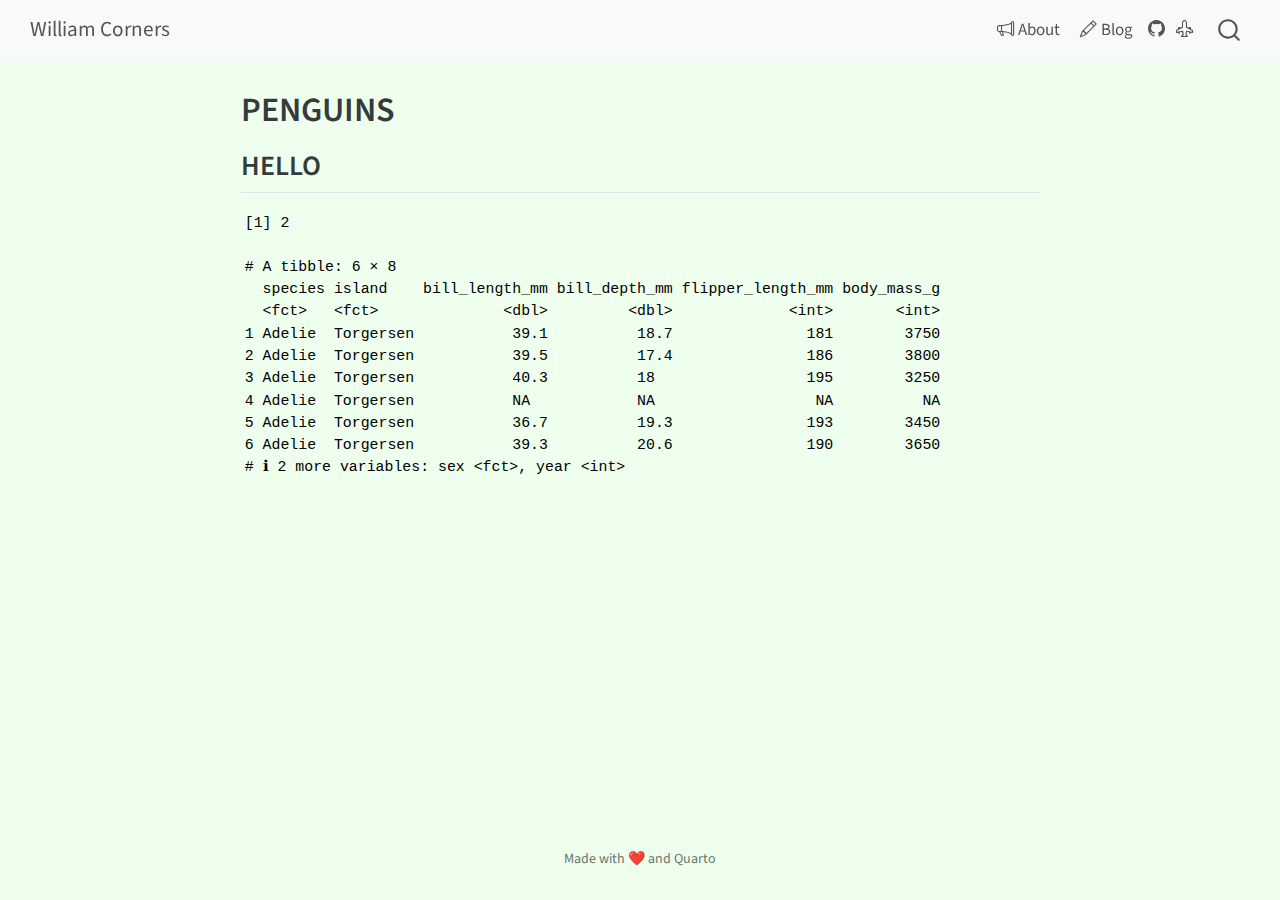
<file: penguin.html>
<!DOCTYPE html>
<html xmlns="http://www.w3.org/1999/xhtml" lang="en" xml:lang="en"><head>

<meta charset="utf-8">
<meta name="generator" content="quarto-1.6.43">

<meta name="viewport" content="width=device-width, initial-scale=1.0, user-scalable=yes">


<title>penguins – Insight Brasil</title>
<style>
code{white-space: pre-wrap;}
span.smallcaps{font-variant: small-caps;}
div.columns{display: flex; gap: min(4vw, 1.5em);}
div.column{flex: auto; overflow-x: auto;}
div.hanging-indent{margin-left: 1.5em; text-indent: -1.5em;}
ul.task-list{list-style: none;}
ul.task-list li input[type="checkbox"] {
  width: 0.8em;
  margin: 0 0.8em 0.2em -1em; /* quarto-specific, see https://github.com/quarto-dev/quarto-cli/issues/4556 */ 
  vertical-align: middle;
}
</style>


<script src="site_libs/quarto-nav/quarto-nav.js"></script>
<script src="site_libs/quarto-nav/headroom.min.js"></script>
<script src="site_libs/clipboard/clipboard.min.js"></script>
<script src="site_libs/quarto-search/autocomplete.umd.js"></script>
<script src="site_libs/quarto-search/fuse.min.js"></script>
<script src="site_libs/quarto-search/quarto-search.js"></script>
<meta name="quarto:offset" content="./">
<script src="site_libs/quarto-html/quarto.js"></script>
<script src="site_libs/quarto-html/popper.min.js"></script>
<script src="site_libs/quarto-html/tippy.umd.min.js"></script>
<script src="site_libs/quarto-html/anchor.min.js"></script>
<link href="site_libs/quarto-html/tippy.css" rel="stylesheet">
<link href="site_libs/quarto-html/quarto-syntax-highlighting-d4d76bf8491c20bad77d141916dc28e1.css" rel="stylesheet" id="quarto-text-highlighting-styles">
<script src="site_libs/bootstrap/bootstrap.min.js"></script>
<link href="site_libs/bootstrap/bootstrap-icons.css" rel="stylesheet">
<link href="site_libs/bootstrap/bootstrap-75f09d1d1c7c2da6c69d6bed206cf137.min.css" rel="stylesheet" append-hash="true" id="quarto-bootstrap" data-mode="light">
<script id="quarto-search-options" type="application/json">{
  "location": "navbar",
  "copy-button": false,
  "collapse-after": 3,
  "panel-placement": "end",
  "type": "overlay",
  "limit": 50,
  "keyboard-shortcut": [
    "f",
    "/",
    "s"
  ],
  "show-item-context": false,
  "language": {
    "search-no-results-text": "No results",
    "search-matching-documents-text": "matching documents",
    "search-copy-link-title": "Copy link to search",
    "search-hide-matches-text": "Hide additional matches",
    "search-more-match-text": "more match in this document",
    "search-more-matches-text": "more matches in this document",
    "search-clear-button-title": "Clear",
    "search-text-placeholder": "",
    "search-detached-cancel-button-title": "Cancel",
    "search-submit-button-title": "Submit",
    "search-label": "Search"
  }
}</script>


<meta property="og:title" content="penguins – Insight Brasil">
<meta property="og:site_name" content="Insight Brasil">
</head>

<body class="nav-fixed fullcontent">

<div id="quarto-search-results"></div>
  <header id="quarto-header" class="headroom fixed-top">
    <nav class="navbar navbar-expand-lg " data-bs-theme="dark">
      <div class="navbar-container container-fluid">
      <div class="navbar-brand-container mx-auto">
    <a class="navbar-brand" href="./index.html">
    <span class="navbar-title">William Corners</span>
    </a>
  </div>
            <div id="quarto-search" class="" title="Search"></div>
          <button class="navbar-toggler" type="button" data-bs-toggle="collapse" data-bs-target="#navbarCollapse" aria-controls="navbarCollapse" role="menu" aria-expanded="false" aria-label="Toggle navigation" onclick="if (window.quartoToggleHeadroom) { window.quartoToggleHeadroom(); }">
  <span class="navbar-toggler-icon"></span>
</button>
          <div class="collapse navbar-collapse" id="navbarCollapse">
            <ul class="navbar-nav navbar-nav-scroll ms-auto">
  <li class="nav-item">
    <a class="nav-link" href="./pages/about.html"> <i class="bi bi-megaphone" role="img">
</i> 
<span class="menu-text">About</span></a>
  </li>  
  <li class="nav-item">
    <a class="nav-link" href="./blog/index.html"> <i class="bi bi-pencil" role="img">
</i> 
<span class="menu-text">Blog</span></a>
  </li>  
</ul>
          </div> <!-- /navcollapse -->
            <div class="quarto-navbar-tools tools-wide">
    <a href="./github.com" title="" class="quarto-navigation-tool px-1" aria-label=""><i class="bi bi-github"></i></a>
    <a href="" title="" class="quarto-navigation-tool px-1" aria-label=""><i class="bi bi-airplane-engines"></i></a>
    <a href="" title="<i class='house'></i>" class="quarto-navigation-tool px-1" aria-label="<i class='house'></i>"><i class="bi bi-"></i></a>
</div>
      </div> <!-- /container-fluid -->
    </nav>
</header>
<!-- content -->
<div id="quarto-content" class="quarto-container page-columns page-rows-contents page-layout-article page-navbar">
<!-- sidebar -->
<!-- margin-sidebar -->
    
<!-- main -->
<main class="content" id="quarto-document-content">

<header id="title-block-header" class="quarto-title-block default">
<div class="quarto-title">
<h1 class="title">penguins</h1>
</div>



<div class="quarto-title-meta">

    
  
    
  </div>
  


</header>


<section id="hello" class="level2">
<h2 class="anchored" data-anchor-id="hello">Hello</h2>
<div class="cell">
<div class="cell-output cell-output-stdout">
<pre><code>[1] 2</code></pre>
</div>
</div>
<div class="cell">
<div class="cell-output cell-output-stdout">
<pre><code># A tibble: 6 × 8
  species island    bill_length_mm bill_depth_mm flipper_length_mm body_mass_g
  &lt;fct&gt;   &lt;fct&gt;              &lt;dbl&gt;         &lt;dbl&gt;             &lt;int&gt;       &lt;int&gt;
1 Adelie  Torgersen           39.1          18.7               181        3750
2 Adelie  Torgersen           39.5          17.4               186        3800
3 Adelie  Torgersen           40.3          18                 195        3250
4 Adelie  Torgersen           NA            NA                  NA          NA
5 Adelie  Torgersen           36.7          19.3               193        3450
6 Adelie  Torgersen           39.3          20.6               190        3650
# ℹ 2 more variables: sex &lt;fct&gt;, year &lt;int&gt;</code></pre>
</div>
</div>


</section>

</main> <!-- /main -->
<script id="quarto-html-after-body" type="application/javascript">
window.document.addEventListener("DOMContentLoaded", function (event) {
  const toggleBodyColorMode = (bsSheetEl) => {
    const mode = bsSheetEl.getAttribute("data-mode");
    const bodyEl = window.document.querySelector("body");
    if (mode === "dark") {
      bodyEl.classList.add("quarto-dark");
      bodyEl.classList.remove("quarto-light");
    } else {
      bodyEl.classList.add("quarto-light");
      bodyEl.classList.remove("quarto-dark");
    }
  }
  const toggleBodyColorPrimary = () => {
    const bsSheetEl = window.document.querySelector("link#quarto-bootstrap");
    if (bsSheetEl) {
      toggleBodyColorMode(bsSheetEl);
    }
  }
  toggleBodyColorPrimary();  
  const icon = "";
  const anchorJS = new window.AnchorJS();
  anchorJS.options = {
    placement: 'right',
    icon: icon
  };
  anchorJS.add('.anchored');
  const isCodeAnnotation = (el) => {
    for (const clz of el.classList) {
      if (clz.startsWith('code-annotation-')) {                     
        return true;
      }
    }
    return false;
  }
  const onCopySuccess = function(e) {
    // button target
    const button = e.trigger;
    // don't keep focus
    button.blur();
    // flash "checked"
    button.classList.add('code-copy-button-checked');
    var currentTitle = button.getAttribute("title");
    button.setAttribute("title", "Copied!");
    let tooltip;
    if (window.bootstrap) {
      button.setAttribute("data-bs-toggle", "tooltip");
      button.setAttribute("data-bs-placement", "left");
      button.setAttribute("data-bs-title", "Copied!");
      tooltip = new bootstrap.Tooltip(button, 
        { trigger: "manual", 
          customClass: "code-copy-button-tooltip",
          offset: [0, -8]});
      tooltip.show();    
    }
    setTimeout(function() {
      if (tooltip) {
        tooltip.hide();
        button.removeAttribute("data-bs-title");
        button.removeAttribute("data-bs-toggle");
        button.removeAttribute("data-bs-placement");
      }
      button.setAttribute("title", currentTitle);
      button.classList.remove('code-copy-button-checked');
    }, 1000);
    // clear code selection
    e.clearSelection();
  }
  const getTextToCopy = function(trigger) {
      const codeEl = trigger.previousElementSibling.cloneNode(true);
      for (const childEl of codeEl.children) {
        if (isCodeAnnotation(childEl)) {
          childEl.remove();
        }
      }
      return codeEl.innerText;
  }
  const clipboard = new window.ClipboardJS('.code-copy-button:not([data-in-quarto-modal])', {
    text: getTextToCopy
  });
  clipboard.on('success', onCopySuccess);
  if (window.document.getElementById('quarto-embedded-source-code-modal')) {
    const clipboardModal = new window.ClipboardJS('.code-copy-button[data-in-quarto-modal]', {
      text: getTextToCopy,
      container: window.document.getElementById('quarto-embedded-source-code-modal')
    });
    clipboardModal.on('success', onCopySuccess);
  }
    var localhostRegex = new RegExp(/^(?:http|https):\/\/localhost\:?[0-9]*\//);
    var mailtoRegex = new RegExp(/^mailto:/);
      var filterRegex = new RegExp('/' + window.location.host + '/');
    var isInternal = (href) => {
        return filterRegex.test(href) || localhostRegex.test(href) || mailtoRegex.test(href);
    }
    // Inspect non-navigation links and adorn them if external
 	var links = window.document.querySelectorAll('a[href]:not(.nav-link):not(.navbar-brand):not(.toc-action):not(.sidebar-link):not(.sidebar-item-toggle):not(.pagination-link):not(.no-external):not([aria-hidden]):not(.dropdown-item):not(.quarto-navigation-tool):not(.about-link)');
    for (var i=0; i<links.length; i++) {
      const link = links[i];
      if (!isInternal(link.href)) {
        // undo the damage that might have been done by quarto-nav.js in the case of
        // links that we want to consider external
        if (link.dataset.originalHref !== undefined) {
          link.href = link.dataset.originalHref;
        }
      }
    }
  function tippyHover(el, contentFn, onTriggerFn, onUntriggerFn) {
    const config = {
      allowHTML: true,
      maxWidth: 500,
      delay: 100,
      arrow: false,
      appendTo: function(el) {
          return el.parentElement;
      },
      interactive: true,
      interactiveBorder: 10,
      theme: 'quarto',
      placement: 'bottom-start',
    };
    if (contentFn) {
      config.content = contentFn;
    }
    if (onTriggerFn) {
      config.onTrigger = onTriggerFn;
    }
    if (onUntriggerFn) {
      config.onUntrigger = onUntriggerFn;
    }
    window.tippy(el, config); 
  }
  const noterefs = window.document.querySelectorAll('a[role="doc-noteref"]');
  for (var i=0; i<noterefs.length; i++) {
    const ref = noterefs[i];
    tippyHover(ref, function() {
      // use id or data attribute instead here
      let href = ref.getAttribute('data-footnote-href') || ref.getAttribute('href');
      try { href = new URL(href).hash; } catch {}
      const id = href.replace(/^#\/?/, "");
      const note = window.document.getElementById(id);
      if (note) {
        return note.innerHTML;
      } else {
        return "";
      }
    });
  }
  const xrefs = window.document.querySelectorAll('a.quarto-xref');
  const processXRef = (id, note) => {
    // Strip column container classes
    const stripColumnClz = (el) => {
      el.classList.remove("page-full", "page-columns");
      if (el.children) {
        for (const child of el.children) {
          stripColumnClz(child);
        }
      }
    }
    stripColumnClz(note)
    if (id === null || id.startsWith('sec-')) {
      // Special case sections, only their first couple elements
      const container = document.createElement("div");
      if (note.children && note.children.length > 2) {
        container.appendChild(note.children[0].cloneNode(true));
        for (let i = 1; i < note.children.length; i++) {
          const child = note.children[i];
          if (child.tagName === "P" && child.innerText === "") {
            continue;
          } else {
            container.appendChild(child.cloneNode(true));
            break;
          }
        }
        if (window.Quarto?.typesetMath) {
          window.Quarto.typesetMath(container);
        }
        return container.innerHTML
      } else {
        if (window.Quarto?.typesetMath) {
          window.Quarto.typesetMath(note);
        }
        return note.innerHTML;
      }
    } else {
      // Remove any anchor links if they are present
      const anchorLink = note.querySelector('a.anchorjs-link');
      if (anchorLink) {
        anchorLink.remove();
      }
      if (window.Quarto?.typesetMath) {
        window.Quarto.typesetMath(note);
      }
      if (note.classList.contains("callout")) {
        return note.outerHTML;
      } else {
        return note.innerHTML;
      }
    }
  }
  for (var i=0; i<xrefs.length; i++) {
    const xref = xrefs[i];
    tippyHover(xref, undefined, function(instance) {
      instance.disable();
      let url = xref.getAttribute('href');
      let hash = undefined; 
      if (url.startsWith('#')) {
        hash = url;
      } else {
        try { hash = new URL(url).hash; } catch {}
      }
      if (hash) {
        const id = hash.replace(/^#\/?/, "");
        const note = window.document.getElementById(id);
        if (note !== null) {
          try {
            const html = processXRef(id, note.cloneNode(true));
            instance.setContent(html);
          } finally {
            instance.enable();
            instance.show();
          }
        } else {
          // See if we can fetch this
          fetch(url.split('#')[0])
          .then(res => res.text())
          .then(html => {
            const parser = new DOMParser();
            const htmlDoc = parser.parseFromString(html, "text/html");
            const note = htmlDoc.getElementById(id);
            if (note !== null) {
              const html = processXRef(id, note);
              instance.setContent(html);
            } 
          }).finally(() => {
            instance.enable();
            instance.show();
          });
        }
      } else {
        // See if we can fetch a full url (with no hash to target)
        // This is a special case and we should probably do some content thinning / targeting
        fetch(url)
        .then(res => res.text())
        .then(html => {
          const parser = new DOMParser();
          const htmlDoc = parser.parseFromString(html, "text/html");
          const note = htmlDoc.querySelector('main.content');
          if (note !== null) {
            // This should only happen for chapter cross references
            // (since there is no id in the URL)
            // remove the first header
            if (note.children.length > 0 && note.children[0].tagName === "HEADER") {
              note.children[0].remove();
            }
            const html = processXRef(null, note);
            instance.setContent(html);
          } 
        }).finally(() => {
          instance.enable();
          instance.show();
        });
      }
    }, function(instance) {
    });
  }
      let selectedAnnoteEl;
      const selectorForAnnotation = ( cell, annotation) => {
        let cellAttr = 'data-code-cell="' + cell + '"';
        let lineAttr = 'data-code-annotation="' +  annotation + '"';
        const selector = 'span[' + cellAttr + '][' + lineAttr + ']';
        return selector;
      }
      const selectCodeLines = (annoteEl) => {
        const doc = window.document;
        const targetCell = annoteEl.getAttribute("data-target-cell");
        const targetAnnotation = annoteEl.getAttribute("data-target-annotation");
        const annoteSpan = window.document.querySelector(selectorForAnnotation(targetCell, targetAnnotation));
        const lines = annoteSpan.getAttribute("data-code-lines").split(",");
        const lineIds = lines.map((line) => {
          return targetCell + "-" + line;
        })
        let top = null;
        let height = null;
        let parent = null;
        if (lineIds.length > 0) {
            //compute the position of the single el (top and bottom and make a div)
            const el = window.document.getElementById(lineIds[0]);
            top = el.offsetTop;
            height = el.offsetHeight;
            parent = el.parentElement.parentElement;
          if (lineIds.length > 1) {
            const lastEl = window.document.getElementById(lineIds[lineIds.length - 1]);
            const bottom = lastEl.offsetTop + lastEl.offsetHeight;
            height = bottom - top;
          }
          if (top !== null && height !== null && parent !== null) {
            // cook up a div (if necessary) and position it 
            let div = window.document.getElementById("code-annotation-line-highlight");
            if (div === null) {
              div = window.document.createElement("div");
              div.setAttribute("id", "code-annotation-line-highlight");
              div.style.position = 'absolute';
              parent.appendChild(div);
            }
            div.style.top = top - 2 + "px";
            div.style.height = height + 4 + "px";
            div.style.left = 0;
            let gutterDiv = window.document.getElementById("code-annotation-line-highlight-gutter");
            if (gutterDiv === null) {
              gutterDiv = window.document.createElement("div");
              gutterDiv.setAttribute("id", "code-annotation-line-highlight-gutter");
              gutterDiv.style.position = 'absolute';
              const codeCell = window.document.getElementById(targetCell);
              const gutter = codeCell.querySelector('.code-annotation-gutter');
              gutter.appendChild(gutterDiv);
            }
            gutterDiv.style.top = top - 2 + "px";
            gutterDiv.style.height = height + 4 + "px";
          }
          selectedAnnoteEl = annoteEl;
        }
      };
      const unselectCodeLines = () => {
        const elementsIds = ["code-annotation-line-highlight", "code-annotation-line-highlight-gutter"];
        elementsIds.forEach((elId) => {
          const div = window.document.getElementById(elId);
          if (div) {
            div.remove();
          }
        });
        selectedAnnoteEl = undefined;
      };
        // Handle positioning of the toggle
    window.addEventListener(
      "resize",
      throttle(() => {
        elRect = undefined;
        if (selectedAnnoteEl) {
          selectCodeLines(selectedAnnoteEl);
        }
      }, 10)
    );
    function throttle(fn, ms) {
    let throttle = false;
    let timer;
      return (...args) => {
        if(!throttle) { // first call gets through
            fn.apply(this, args);
            throttle = true;
        } else { // all the others get throttled
            if(timer) clearTimeout(timer); // cancel #2
            timer = setTimeout(() => {
              fn.apply(this, args);
              timer = throttle = false;
            }, ms);
        }
      };
    }
      // Attach click handler to the DT
      const annoteDls = window.document.querySelectorAll('dt[data-target-cell]');
      for (const annoteDlNode of annoteDls) {
        annoteDlNode.addEventListener('click', (event) => {
          const clickedEl = event.target;
          if (clickedEl !== selectedAnnoteEl) {
            unselectCodeLines();
            const activeEl = window.document.querySelector('dt[data-target-cell].code-annotation-active');
            if (activeEl) {
              activeEl.classList.remove('code-annotation-active');
            }
            selectCodeLines(clickedEl);
            clickedEl.classList.add('code-annotation-active');
          } else {
            // Unselect the line
            unselectCodeLines();
            clickedEl.classList.remove('code-annotation-active');
          }
        });
      }
  const findCites = (el) => {
    const parentEl = el.parentElement;
    if (parentEl) {
      const cites = parentEl.dataset.cites;
      if (cites) {
        return {
          el,
          cites: cites.split(' ')
        };
      } else {
        return findCites(el.parentElement)
      }
    } else {
      return undefined;
    }
  };
  var bibliorefs = window.document.querySelectorAll('a[role="doc-biblioref"]');
  for (var i=0; i<bibliorefs.length; i++) {
    const ref = bibliorefs[i];
    const citeInfo = findCites(ref);
    if (citeInfo) {
      tippyHover(citeInfo.el, function() {
        var popup = window.document.createElement('div');
        citeInfo.cites.forEach(function(cite) {
          var citeDiv = window.document.createElement('div');
          citeDiv.classList.add('hanging-indent');
          citeDiv.classList.add('csl-entry');
          var biblioDiv = window.document.getElementById('ref-' + cite);
          if (biblioDiv) {
            citeDiv.innerHTML = biblioDiv.innerHTML;
          }
          popup.appendChild(citeDiv);
        });
        return popup.innerHTML;
      });
    }
  }
});
</script>
</div> <!-- /content -->
<footer class="footer">
  <div class="nav-footer">
    <div class="nav-footer-left">
      &nbsp;
    </div>   
    <div class="nav-footer-center">
<p>Made with ❤️ and Quarto</p>
</div>
    <div class="nav-footer-right">
      &nbsp;
    </div>
  </div>
</footer>




</body></html>
</file>
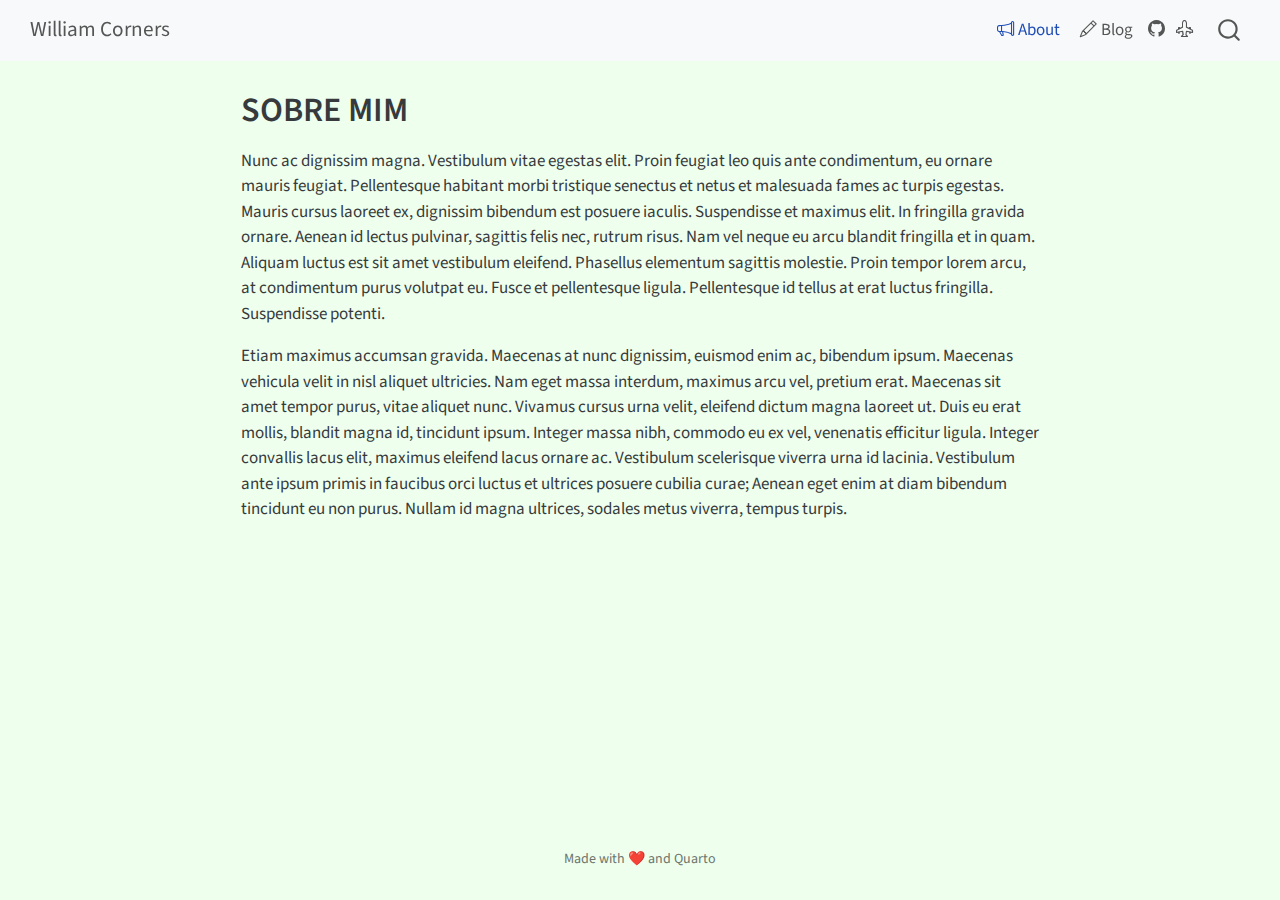
<file: pages/about.html>
<!DOCTYPE html>
<html xmlns="http://www.w3.org/1999/xhtml" lang="en" xml:lang="en"><head>

<meta charset="utf-8">
<meta name="generator" content="quarto-1.6.43">

<meta name="viewport" content="width=device-width, initial-scale=1.0, user-scalable=yes">


<title>Sobre mim – Insight Brasil</title>
<style>
code{white-space: pre-wrap;}
span.smallcaps{font-variant: small-caps;}
div.columns{display: flex; gap: min(4vw, 1.5em);}
div.column{flex: auto; overflow-x: auto;}
div.hanging-indent{margin-left: 1.5em; text-indent: -1.5em;}
ul.task-list{list-style: none;}
ul.task-list li input[type="checkbox"] {
  width: 0.8em;
  margin: 0 0.8em 0.2em -1em; /* quarto-specific, see https://github.com/quarto-dev/quarto-cli/issues/4556 */ 
  vertical-align: middle;
}
</style>


<script src="../site_libs/quarto-nav/quarto-nav.js"></script>
<script src="../site_libs/quarto-nav/headroom.min.js"></script>
<script src="../site_libs/clipboard/clipboard.min.js"></script>
<script src="../site_libs/quarto-search/autocomplete.umd.js"></script>
<script src="../site_libs/quarto-search/fuse.min.js"></script>
<script src="../site_libs/quarto-search/quarto-search.js"></script>
<meta name="quarto:offset" content="../">
<script src="../site_libs/quarto-html/quarto.js"></script>
<script src="../site_libs/quarto-html/popper.min.js"></script>
<script src="../site_libs/quarto-html/tippy.umd.min.js"></script>
<script src="../site_libs/quarto-html/anchor.min.js"></script>
<link href="../site_libs/quarto-html/tippy.css" rel="stylesheet">
<link href="../site_libs/quarto-html/quarto-syntax-highlighting-d4d76bf8491c20bad77d141916dc28e1.css" rel="stylesheet" id="quarto-text-highlighting-styles">
<script src="../site_libs/bootstrap/bootstrap.min.js"></script>
<link href="../site_libs/bootstrap/bootstrap-icons.css" rel="stylesheet">
<link href="../site_libs/bootstrap/bootstrap-75f09d1d1c7c2da6c69d6bed206cf137.min.css" rel="stylesheet" append-hash="true" id="quarto-bootstrap" data-mode="light">
<script id="quarto-search-options" type="application/json">{
  "location": "navbar",
  "copy-button": false,
  "collapse-after": 3,
  "panel-placement": "end",
  "type": "overlay",
  "limit": 50,
  "keyboard-shortcut": [
    "f",
    "/",
    "s"
  ],
  "show-item-context": false,
  "language": {
    "search-no-results-text": "No results",
    "search-matching-documents-text": "matching documents",
    "search-copy-link-title": "Copy link to search",
    "search-hide-matches-text": "Hide additional matches",
    "search-more-match-text": "more match in this document",
    "search-more-matches-text": "more matches in this document",
    "search-clear-button-title": "Clear",
    "search-text-placeholder": "",
    "search-detached-cancel-button-title": "Cancel",
    "search-submit-button-title": "Submit",
    "search-label": "Search"
  }
}</script>


<meta property="og:title" content="Sobre mim – Insight Brasil">
<meta property="og:description" content="">
<meta property="og:site_name" content="Insight Brasil">
</head>

<body class="nav-fixed fullcontent">

<div id="quarto-search-results"></div>
  <header id="quarto-header" class="headroom fixed-top">
    <nav class="navbar navbar-expand-lg " data-bs-theme="dark">
      <div class="navbar-container container-fluid">
      <div class="navbar-brand-container mx-auto">
    <a class="navbar-brand" href="../index.html">
    <span class="navbar-title">William Corners</span>
    </a>
  </div>
            <div id="quarto-search" class="" title="Search"></div>
          <button class="navbar-toggler" type="button" data-bs-toggle="collapse" data-bs-target="#navbarCollapse" aria-controls="navbarCollapse" role="menu" aria-expanded="false" aria-label="Toggle navigation" onclick="if (window.quartoToggleHeadroom) { window.quartoToggleHeadroom(); }">
  <span class="navbar-toggler-icon"></span>
</button>
          <div class="collapse navbar-collapse" id="navbarCollapse">
            <ul class="navbar-nav navbar-nav-scroll ms-auto">
  <li class="nav-item">
    <a class="nav-link active" href="../pages/about.html" aria-current="page"> <i class="bi bi-megaphone" role="img">
</i> 
<span class="menu-text">About</span></a>
  </li>  
  <li class="nav-item">
    <a class="nav-link" href="../blog/index.html"> <i class="bi bi-pencil" role="img">
</i> 
<span class="menu-text">Blog</span></a>
  </li>  
</ul>
          </div> <!-- /navcollapse -->
            <div class="quarto-navbar-tools tools-wide">
    <a href="../github.com" title="" class="quarto-navigation-tool px-1" aria-label=""><i class="bi bi-github"></i></a>
    <a href="" title="" class="quarto-navigation-tool px-1" aria-label=""><i class="bi bi-airplane-engines"></i></a>
    <a href="" title="<i class='house'></i>" class="quarto-navigation-tool px-1" aria-label="<i class='house'></i>"><i class="bi bi-"></i></a>
</div>
      </div> <!-- /container-fluid -->
    </nav>
</header>
<!-- content -->
<div id="quarto-content" class="quarto-container page-columns page-rows-contents page-layout-article page-navbar">
<!-- sidebar -->
<!-- margin-sidebar -->
    
<!-- main -->
<main class="content" id="quarto-document-content">

<header id="title-block-header" class="quarto-title-block default">
<div class="quarto-title">
<h1 class="title">Sobre mim</h1>
</div>



<div class="quarto-title-meta">

    
  
    
  </div>
  


</header>


<p>Nunc ac dignissim magna. Vestibulum vitae egestas elit. Proin feugiat leo quis ante condimentum, eu ornare mauris feugiat. Pellentesque habitant morbi tristique senectus et netus et malesuada fames ac turpis egestas. Mauris cursus laoreet ex, dignissim bibendum est posuere iaculis. Suspendisse et maximus elit. In fringilla gravida ornare. Aenean id lectus pulvinar, sagittis felis nec, rutrum risus. Nam vel neque eu arcu blandit fringilla et in quam. Aliquam luctus est sit amet vestibulum eleifend. Phasellus elementum sagittis molestie. Proin tempor lorem arcu, at condimentum purus volutpat eu. Fusce et pellentesque ligula. Pellentesque id tellus at erat luctus fringilla. Suspendisse potenti.</p>
<p>Etiam maximus accumsan gravida. Maecenas at nunc dignissim, euismod enim ac, bibendum ipsum. Maecenas vehicula velit in nisl aliquet ultricies. Nam eget massa interdum, maximus arcu vel, pretium erat. Maecenas sit amet tempor purus, vitae aliquet nunc. Vivamus cursus urna velit, eleifend dictum magna laoreet ut. Duis eu erat mollis, blandit magna id, tincidunt ipsum. Integer massa nibh, commodo eu ex vel, venenatis efficitur ligula. Integer convallis lacus elit, maximus eleifend lacus ornare ac. Vestibulum scelerisque viverra urna id lacinia. Vestibulum ante ipsum primis in faucibus orci luctus et ultrices posuere cubilia curae; Aenean eget enim at diam bibendum tincidunt eu non purus. Nullam id magna ultrices, sodales metus viverra, tempus turpis.</p>



</main> <!-- /main -->
<script id="quarto-html-after-body" type="application/javascript">
window.document.addEventListener("DOMContentLoaded", function (event) {
  const toggleBodyColorMode = (bsSheetEl) => {
    const mode = bsSheetEl.getAttribute("data-mode");
    const bodyEl = window.document.querySelector("body");
    if (mode === "dark") {
      bodyEl.classList.add("quarto-dark");
      bodyEl.classList.remove("quarto-light");
    } else {
      bodyEl.classList.add("quarto-light");
      bodyEl.classList.remove("quarto-dark");
    }
  }
  const toggleBodyColorPrimary = () => {
    const bsSheetEl = window.document.querySelector("link#quarto-bootstrap");
    if (bsSheetEl) {
      toggleBodyColorMode(bsSheetEl);
    }
  }
  toggleBodyColorPrimary();  
  const icon = "";
  const anchorJS = new window.AnchorJS();
  anchorJS.options = {
    placement: 'right',
    icon: icon
  };
  anchorJS.add('.anchored');
  const isCodeAnnotation = (el) => {
    for (const clz of el.classList) {
      if (clz.startsWith('code-annotation-')) {                     
        return true;
      }
    }
    return false;
  }
  const onCopySuccess = function(e) {
    // button target
    const button = e.trigger;
    // don't keep focus
    button.blur();
    // flash "checked"
    button.classList.add('code-copy-button-checked');
    var currentTitle = button.getAttribute("title");
    button.setAttribute("title", "Copied!");
    let tooltip;
    if (window.bootstrap) {
      button.setAttribute("data-bs-toggle", "tooltip");
      button.setAttribute("data-bs-placement", "left");
      button.setAttribute("data-bs-title", "Copied!");
      tooltip = new bootstrap.Tooltip(button, 
        { trigger: "manual", 
          customClass: "code-copy-button-tooltip",
          offset: [0, -8]});
      tooltip.show();    
    }
    setTimeout(function() {
      if (tooltip) {
        tooltip.hide();
        button.removeAttribute("data-bs-title");
        button.removeAttribute("data-bs-toggle");
        button.removeAttribute("data-bs-placement");
      }
      button.setAttribute("title", currentTitle);
      button.classList.remove('code-copy-button-checked');
    }, 1000);
    // clear code selection
    e.clearSelection();
  }
  const getTextToCopy = function(trigger) {
      const codeEl = trigger.previousElementSibling.cloneNode(true);
      for (const childEl of codeEl.children) {
        if (isCodeAnnotation(childEl)) {
          childEl.remove();
        }
      }
      return codeEl.innerText;
  }
  const clipboard = new window.ClipboardJS('.code-copy-button:not([data-in-quarto-modal])', {
    text: getTextToCopy
  });
  clipboard.on('success', onCopySuccess);
  if (window.document.getElementById('quarto-embedded-source-code-modal')) {
    const clipboardModal = new window.ClipboardJS('.code-copy-button[data-in-quarto-modal]', {
      text: getTextToCopy,
      container: window.document.getElementById('quarto-embedded-source-code-modal')
    });
    clipboardModal.on('success', onCopySuccess);
  }
    var localhostRegex = new RegExp(/^(?:http|https):\/\/localhost\:?[0-9]*\//);
    var mailtoRegex = new RegExp(/^mailto:/);
      var filterRegex = new RegExp('/' + window.location.host + '/');
    var isInternal = (href) => {
        return filterRegex.test(href) || localhostRegex.test(href) || mailtoRegex.test(href);
    }
    // Inspect non-navigation links and adorn them if external
 	var links = window.document.querySelectorAll('a[href]:not(.nav-link):not(.navbar-brand):not(.toc-action):not(.sidebar-link):not(.sidebar-item-toggle):not(.pagination-link):not(.no-external):not([aria-hidden]):not(.dropdown-item):not(.quarto-navigation-tool):not(.about-link)');
    for (var i=0; i<links.length; i++) {
      const link = links[i];
      if (!isInternal(link.href)) {
        // undo the damage that might have been done by quarto-nav.js in the case of
        // links that we want to consider external
        if (link.dataset.originalHref !== undefined) {
          link.href = link.dataset.originalHref;
        }
      }
    }
  function tippyHover(el, contentFn, onTriggerFn, onUntriggerFn) {
    const config = {
      allowHTML: true,
      maxWidth: 500,
      delay: 100,
      arrow: false,
      appendTo: function(el) {
          return el.parentElement;
      },
      interactive: true,
      interactiveBorder: 10,
      theme: 'quarto',
      placement: 'bottom-start',
    };
    if (contentFn) {
      config.content = contentFn;
    }
    if (onTriggerFn) {
      config.onTrigger = onTriggerFn;
    }
    if (onUntriggerFn) {
      config.onUntrigger = onUntriggerFn;
    }
    window.tippy(el, config); 
  }
  const noterefs = window.document.querySelectorAll('a[role="doc-noteref"]');
  for (var i=0; i<noterefs.length; i++) {
    const ref = noterefs[i];
    tippyHover(ref, function() {
      // use id or data attribute instead here
      let href = ref.getAttribute('data-footnote-href') || ref.getAttribute('href');
      try { href = new URL(href).hash; } catch {}
      const id = href.replace(/^#\/?/, "");
      const note = window.document.getElementById(id);
      if (note) {
        return note.innerHTML;
      } else {
        return "";
      }
    });
  }
  const xrefs = window.document.querySelectorAll('a.quarto-xref');
  const processXRef = (id, note) => {
    // Strip column container classes
    const stripColumnClz = (el) => {
      el.classList.remove("page-full", "page-columns");
      if (el.children) {
        for (const child of el.children) {
          stripColumnClz(child);
        }
      }
    }
    stripColumnClz(note)
    if (id === null || id.startsWith('sec-')) {
      // Special case sections, only their first couple elements
      const container = document.createElement("div");
      if (note.children && note.children.length > 2) {
        container.appendChild(note.children[0].cloneNode(true));
        for (let i = 1; i < note.children.length; i++) {
          const child = note.children[i];
          if (child.tagName === "P" && child.innerText === "") {
            continue;
          } else {
            container.appendChild(child.cloneNode(true));
            break;
          }
        }
        if (window.Quarto?.typesetMath) {
          window.Quarto.typesetMath(container);
        }
        return container.innerHTML
      } else {
        if (window.Quarto?.typesetMath) {
          window.Quarto.typesetMath(note);
        }
        return note.innerHTML;
      }
    } else {
      // Remove any anchor links if they are present
      const anchorLink = note.querySelector('a.anchorjs-link');
      if (anchorLink) {
        anchorLink.remove();
      }
      if (window.Quarto?.typesetMath) {
        window.Quarto.typesetMath(note);
      }
      if (note.classList.contains("callout")) {
        return note.outerHTML;
      } else {
        return note.innerHTML;
      }
    }
  }
  for (var i=0; i<xrefs.length; i++) {
    const xref = xrefs[i];
    tippyHover(xref, undefined, function(instance) {
      instance.disable();
      let url = xref.getAttribute('href');
      let hash = undefined; 
      if (url.startsWith('#')) {
        hash = url;
      } else {
        try { hash = new URL(url).hash; } catch {}
      }
      if (hash) {
        const id = hash.replace(/^#\/?/, "");
        const note = window.document.getElementById(id);
        if (note !== null) {
          try {
            const html = processXRef(id, note.cloneNode(true));
            instance.setContent(html);
          } finally {
            instance.enable();
            instance.show();
          }
        } else {
          // See if we can fetch this
          fetch(url.split('#')[0])
          .then(res => res.text())
          .then(html => {
            const parser = new DOMParser();
            const htmlDoc = parser.parseFromString(html, "text/html");
            const note = htmlDoc.getElementById(id);
            if (note !== null) {
              const html = processXRef(id, note);
              instance.setContent(html);
            } 
          }).finally(() => {
            instance.enable();
            instance.show();
          });
        }
      } else {
        // See if we can fetch a full url (with no hash to target)
        // This is a special case and we should probably do some content thinning / targeting
        fetch(url)
        .then(res => res.text())
        .then(html => {
          const parser = new DOMParser();
          const htmlDoc = parser.parseFromString(html, "text/html");
          const note = htmlDoc.querySelector('main.content');
          if (note !== null) {
            // This should only happen for chapter cross references
            // (since there is no id in the URL)
            // remove the first header
            if (note.children.length > 0 && note.children[0].tagName === "HEADER") {
              note.children[0].remove();
            }
            const html = processXRef(null, note);
            instance.setContent(html);
          } 
        }).finally(() => {
          instance.enable();
          instance.show();
        });
      }
    }, function(instance) {
    });
  }
      let selectedAnnoteEl;
      const selectorForAnnotation = ( cell, annotation) => {
        let cellAttr = 'data-code-cell="' + cell + '"';
        let lineAttr = 'data-code-annotation="' +  annotation + '"';
        const selector = 'span[' + cellAttr + '][' + lineAttr + ']';
        return selector;
      }
      const selectCodeLines = (annoteEl) => {
        const doc = window.document;
        const targetCell = annoteEl.getAttribute("data-target-cell");
        const targetAnnotation = annoteEl.getAttribute("data-target-annotation");
        const annoteSpan = window.document.querySelector(selectorForAnnotation(targetCell, targetAnnotation));
        const lines = annoteSpan.getAttribute("data-code-lines").split(",");
        const lineIds = lines.map((line) => {
          return targetCell + "-" + line;
        })
        let top = null;
        let height = null;
        let parent = null;
        if (lineIds.length > 0) {
            //compute the position of the single el (top and bottom and make a div)
            const el = window.document.getElementById(lineIds[0]);
            top = el.offsetTop;
            height = el.offsetHeight;
            parent = el.parentElement.parentElement;
          if (lineIds.length > 1) {
            const lastEl = window.document.getElementById(lineIds[lineIds.length - 1]);
            const bottom = lastEl.offsetTop + lastEl.offsetHeight;
            height = bottom - top;
          }
          if (top !== null && height !== null && parent !== null) {
            // cook up a div (if necessary) and position it 
            let div = window.document.getElementById("code-annotation-line-highlight");
            if (div === null) {
              div = window.document.createElement("div");
              div.setAttribute("id", "code-annotation-line-highlight");
              div.style.position = 'absolute';
              parent.appendChild(div);
            }
            div.style.top = top - 2 + "px";
            div.style.height = height + 4 + "px";
            div.style.left = 0;
            let gutterDiv = window.document.getElementById("code-annotation-line-highlight-gutter");
            if (gutterDiv === null) {
              gutterDiv = window.document.createElement("div");
              gutterDiv.setAttribute("id", "code-annotation-line-highlight-gutter");
              gutterDiv.style.position = 'absolute';
              const codeCell = window.document.getElementById(targetCell);
              const gutter = codeCell.querySelector('.code-annotation-gutter');
              gutter.appendChild(gutterDiv);
            }
            gutterDiv.style.top = top - 2 + "px";
            gutterDiv.style.height = height + 4 + "px";
          }
          selectedAnnoteEl = annoteEl;
        }
      };
      const unselectCodeLines = () => {
        const elementsIds = ["code-annotation-line-highlight", "code-annotation-line-highlight-gutter"];
        elementsIds.forEach((elId) => {
          const div = window.document.getElementById(elId);
          if (div) {
            div.remove();
          }
        });
        selectedAnnoteEl = undefined;
      };
        // Handle positioning of the toggle
    window.addEventListener(
      "resize",
      throttle(() => {
        elRect = undefined;
        if (selectedAnnoteEl) {
          selectCodeLines(selectedAnnoteEl);
        }
      }, 10)
    );
    function throttle(fn, ms) {
    let throttle = false;
    let timer;
      return (...args) => {
        if(!throttle) { // first call gets through
            fn.apply(this, args);
            throttle = true;
        } else { // all the others get throttled
            if(timer) clearTimeout(timer); // cancel #2
            timer = setTimeout(() => {
              fn.apply(this, args);
              timer = throttle = false;
            }, ms);
        }
      };
    }
      // Attach click handler to the DT
      const annoteDls = window.document.querySelectorAll('dt[data-target-cell]');
      for (const annoteDlNode of annoteDls) {
        annoteDlNode.addEventListener('click', (event) => {
          const clickedEl = event.target;
          if (clickedEl !== selectedAnnoteEl) {
            unselectCodeLines();
            const activeEl = window.document.querySelector('dt[data-target-cell].code-annotation-active');
            if (activeEl) {
              activeEl.classList.remove('code-annotation-active');
            }
            selectCodeLines(clickedEl);
            clickedEl.classList.add('code-annotation-active');
          } else {
            // Unselect the line
            unselectCodeLines();
            clickedEl.classList.remove('code-annotation-active');
          }
        });
      }
  const findCites = (el) => {
    const parentEl = el.parentElement;
    if (parentEl) {
      const cites = parentEl.dataset.cites;
      if (cites) {
        return {
          el,
          cites: cites.split(' ')
        };
      } else {
        return findCites(el.parentElement)
      }
    } else {
      return undefined;
    }
  };
  var bibliorefs = window.document.querySelectorAll('a[role="doc-biblioref"]');
  for (var i=0; i<bibliorefs.length; i++) {
    const ref = bibliorefs[i];
    const citeInfo = findCites(ref);
    if (citeInfo) {
      tippyHover(citeInfo.el, function() {
        var popup = window.document.createElement('div');
        citeInfo.cites.forEach(function(cite) {
          var citeDiv = window.document.createElement('div');
          citeDiv.classList.add('hanging-indent');
          citeDiv.classList.add('csl-entry');
          var biblioDiv = window.document.getElementById('ref-' + cite);
          if (biblioDiv) {
            citeDiv.innerHTML = biblioDiv.innerHTML;
          }
          popup.appendChild(citeDiv);
        });
        return popup.innerHTML;
      });
    }
  }
});
</script>
</div> <!-- /content -->
<footer class="footer">
  <div class="nav-footer">
    <div class="nav-footer-left">
      &nbsp;
    </div>   
    <div class="nav-footer-center">
<p>Made with ❤️ and Quarto</p>
</div>
    <div class="nav-footer-right">
      &nbsp;
    </div>
  </div>
</footer>




</body></html>
</file>
<file: site_libs/quarto-html/tippy.css>
.tippy-box[data-animation=fade][data-state=hidden]{opacity:0}[data-tippy-root]{max-width:calc(100vw - 10px)}.tippy-box{position:relative;background-color:#333;color:#fff;border-radius:4px;font-size:14px;line-height:1.4;white-space:normal;outline:0;transition-property:transform,visibility,opacity}.tippy-box[data-placement^=top]>.tippy-arrow{bottom:0}.tippy-box[data-placement^=top]>.tippy-arrow:before{bottom:-7px;left:0;border-width:8px 8px 0;border-top-color:initial;transform-origin:center top}.tippy-box[data-placement^=bottom]>.tippy-arrow{top:0}.tippy-box[data-placement^=bottom]>.tippy-arrow:before{top:-7px;left:0;border-width:0 8px 8px;border-bottom-color:initial;transform-origin:center bottom}.tippy-box[data-placement^=left]>.tippy-arrow{right:0}.tippy-box[data-placement^=left]>.tippy-arrow:before{border-width:8px 0 8px 8px;border-left-color:initial;right:-7px;transform-origin:center left}.tippy-box[data-placement^=right]>.tippy-arrow{left:0}.tippy-box[data-placement^=right]>.tippy-arrow:before{left:-7px;border-width:8px 8px 8px 0;border-right-color:initial;transform-origin:center right}.tippy-box[data-inertia][data-state=visible]{transition-timing-function:cubic-bezier(.54,1.5,.38,1.11)}.tippy-arrow{width:16px;height:16px;color:#333}.tippy-arrow:before{content:"";position:absolute;border-color:transparent;border-style:solid}.tippy-content{position:relative;padding:5px 9px;z-index:1}
</file>
<file: site_libs/quarto-html/quarto-syntax-highlighting-d4d76bf8491c20bad77d141916dc28e1.css>
/* quarto syntax highlight colors */
:root {
  --quarto-hl-ot-color: #003B4F;
  --quarto-hl-at-color: #657422;
  --quarto-hl-ss-color: #20794D;
  --quarto-hl-an-color: #5E5E5E;
  --quarto-hl-fu-color: #4758AB;
  --quarto-hl-st-color: #20794D;
  --quarto-hl-cf-color: #003B4F;
  --quarto-hl-op-color: #5E5E5E;
  --quarto-hl-er-color: #AD0000;
  --quarto-hl-bn-color: #AD0000;
  --quarto-hl-al-color: #AD0000;
  --quarto-hl-va-color: #111111;
  --quarto-hl-bu-color: inherit;
  --quarto-hl-ex-color: inherit;
  --quarto-hl-pp-color: #AD0000;
  --quarto-hl-in-color: #5E5E5E;
  --quarto-hl-vs-color: #20794D;
  --quarto-hl-wa-color: #5E5E5E;
  --quarto-hl-do-color: #5E5E5E;
  --quarto-hl-im-color: #00769E;
  --quarto-hl-ch-color: #20794D;
  --quarto-hl-dt-color: #AD0000;
  --quarto-hl-fl-color: #AD0000;
  --quarto-hl-co-color: #5E5E5E;
  --quarto-hl-cv-color: #5E5E5E;
  --quarto-hl-cn-color: #8f5902;
  --quarto-hl-sc-color: #5E5E5E;
  --quarto-hl-dv-color: #AD0000;
  --quarto-hl-kw-color: #003B4F;
}

/* other quarto variables */
:root {
  --quarto-font-monospace: SFMono-Regular, Menlo, Monaco, Consolas, "Liberation Mono", "Courier New", monospace;
}

pre > code.sourceCode > span {
  color: #003B4F;
}

code span {
  color: #003B4F;
}

code.sourceCode > span {
  color: #003B4F;
}

div.sourceCode,
div.sourceCode pre.sourceCode {
  color: #003B4F;
}

code span.ot {
  color: #003B4F;
  font-style: inherit;
}

code span.at {
  color: #657422;
  font-style: inherit;
}

code span.ss {
  color: #20794D;
  font-style: inherit;
}

code span.an {
  color: #5E5E5E;
  font-style: inherit;
}

code span.fu {
  color: #4758AB;
  font-style: inherit;
}

code span.st {
  color: #20794D;
  font-style: inherit;
}

code span.cf {
  color: #003B4F;
  font-weight: bold;
  font-style: inherit;
}

code span.op {
  color: #5E5E5E;
  font-style: inherit;
}

code span.er {
  color: #AD0000;
  font-style: inherit;
}

code span.bn {
  color: #AD0000;
  font-style: inherit;
}

code span.al {
  color: #AD0000;
  font-style: inherit;
}

code span.va {
  color: #111111;
  font-style: inherit;
}

code span.bu {
  font-style: inherit;
}

code span.ex {
  font-style: inherit;
}

code span.pp {
  color: #AD0000;
  font-style: inherit;
}

code span.in {
  color: #5E5E5E;
  font-style: inherit;
}

code span.vs {
  color: #20794D;
  font-style: inherit;
}

code span.wa {
  color: #5E5E5E;
  font-style: italic;
}

code span.do {
  color: #5E5E5E;
  font-style: italic;
}

code span.im {
  color: #00769E;
  font-style: inherit;
}

code span.ch {
  color: #20794D;
  font-style: inherit;
}

code span.dt {
  color: #AD0000;
  font-style: inherit;
}

code span.fl {
  color: #AD0000;
  font-style: inherit;
}

code span.co {
  color: #5E5E5E;
  font-style: inherit;
}

code span.cv {
  color: #5E5E5E;
  font-style: italic;
}

code span.cn {
  color: #8f5902;
  font-style: inherit;
}

code span.sc {
  color: #5E5E5E;
  font-style: inherit;
}

code span.dv {
  color: #AD0000;
  font-style: inherit;
}

code span.kw {
  color: #003B4F;
  font-weight: bold;
  font-style: inherit;
}

.prevent-inlining {
  content: "</";
}

/*# sourceMappingURL=c9c5d451c23b744f9cb2c98992a0aef2.css.map */
</file>
<file: site_libs/lightable-0.0.1/lightable.css>
/*!
 * lightable v0.0.1
 * Copyright 2020 Hao Zhu
 * Licensed under MIT (https://github.com/haozhu233/kableExtra/blob/master/LICENSE)
 */

.lightable-minimal {
  border-collapse: separate;
  border-spacing: 16px 1px;
  width: 100%;
  margin-bottom: 10px;
}

.lightable-minimal td {
  margin-left: 5px;
  margin-right: 5px;
}

.lightable-minimal th {
  margin-left: 5px;
  margin-right: 5px;
}

.lightable-minimal thead tr:last-child th {
  border-bottom: 2px solid #00000050;
  empty-cells: hide;

}

.lightable-minimal tbody tr:first-child td {
  padding-top: 0.5em;
}

.lightable-minimal.lightable-hover tbody tr:hover {
  background-color: #f5f5f5;
}

.lightable-minimal.lightable-striped tbody tr:nth-child(even) {
  background-color: #f5f5f5;
}

.lightable-classic {
  border-top: 0.16em solid #111111;
  border-bottom: 0.16em solid #111111;
  width: 100%;
  margin-bottom: 10px;
  margin: 10px 5px;
}

.lightable-classic tfoot tr td {
  border: 0;
}

.lightable-classic tfoot tr:first-child td {
  border-top: 0.14em solid #111111;
}

.lightable-classic caption {
  color: #222222;
}

.lightable-classic td {
  padding-left: 5px;
  padding-right: 5px;
  color: #222222;
}

.lightable-classic th {
  padding-left: 5px;
  padding-right: 5px;
  font-weight: normal;
  color: #222222;
}

.lightable-classic thead tr:last-child th {
  border-bottom: 0.10em solid #111111;
}

.lightable-classic.lightable-hover tbody tr:hover {
  background-color: #F9EEC1;
}

.lightable-classic.lightable-striped tbody tr:nth-child(even) {
  background-color: #f5f5f5;
}

.lightable-classic-2 {
  border-top: 3px double #111111;
  border-bottom: 3px double #111111;
  width: 100%;
  margin-bottom: 10px;
}

.lightable-classic-2 tfoot tr td {
  border: 0;
}

.lightable-classic-2 tfoot tr:first-child td {
  border-top: 3px double #111111;
}

.lightable-classic-2 caption {
  color: #222222;
}

.lightable-classic-2 td {
  padding-left: 5px;
  padding-right: 5px;
  color: #222222;
}

.lightable-classic-2 th {
  padding-left: 5px;
  padding-right: 5px;
  font-weight: normal;
  color: #222222;
}

.lightable-classic-2 tbody tr:last-child td {
  border-bottom: 3px double #111111;
}

.lightable-classic-2 thead tr:last-child th {
  border-bottom: 1px solid #111111;
}

.lightable-classic-2.lightable-hover tbody tr:hover {
  background-color: #F9EEC1;
}

.lightable-classic-2.lightable-striped tbody tr:nth-child(even) {
  background-color: #f5f5f5;
}

.lightable-material {
  min-width: 100%;
  white-space: nowrap;
  table-layout: fixed;
  font-family: Roboto, sans-serif;
  border: 1px solid #EEE;
  border-collapse: collapse;
  margin-bottom: 10px;
}

.lightable-material tfoot tr td {
  border: 0;
}

.lightable-material tfoot tr:first-child td {
  border-top: 1px solid #EEE;
}

.lightable-material th {
  height: 56px;
  padding-left: 16px;
  padding-right: 16px;
}

.lightable-material td {
  height: 52px;
  padding-left: 16px;
  padding-right: 16px;
  border-top: 1px solid #eeeeee;
}

.lightable-material.lightable-hover tbody tr:hover {
  background-color: #f5f5f5;
}

.lightable-material.lightable-striped tbody tr:nth-child(even) {
  background-color: #f5f5f5;
}

.lightable-material.lightable-striped tbody td {
  border: 0;
}

.lightable-material.lightable-striped thead tr:last-child th {
  border-bottom: 1px solid #ddd;
}

.lightable-material-dark {
  min-width: 100%;
  white-space: nowrap;
  table-layout: fixed;
  font-family: Roboto, sans-serif;
  border: 1px solid #FFFFFF12;
  border-collapse: collapse;
  margin-bottom: 10px;
  background-color: #363640;
}

.lightable-material-dark tfoot tr td {
  border: 0;
}

.lightable-material-dark tfoot tr:first-child td {
  border-top: 1px solid #FFFFFF12;
}

.lightable-material-dark th {
  height: 56px;
  padding-left: 16px;
  padding-right: 16px;
  color: #FFFFFF60;
}

.lightable-material-dark td {
  height: 52px;
  padding-left: 16px;
  padding-right: 16px;
  color: #FFFFFF;
  border-top: 1px solid #FFFFFF12;
}

.lightable-material-dark.lightable-hover tbody tr:hover {
  background-color: #FFFFFF12;
}

.lightable-material-dark.lightable-striped tbody tr:nth-child(even) {
  background-color: #FFFFFF12;
}

.lightable-material-dark.lightable-striped tbody td {
  border: 0;
}

.lightable-material-dark.lightable-striped thead tr:last-child th {
  border-bottom: 1px solid #FFFFFF12;
}

.lightable-paper {
  width: 100%;
  margin-bottom: 10px;
  color: #444;
}

.lightable-paper tfoot tr td {
  border: 0;
}

.lightable-paper tfoot tr:first-child td {
  border-top: 1px solid #00000020;
}

.lightable-paper thead tr:last-child th {
  color: #666;
  vertical-align: bottom;
  border-bottom: 1px solid #00000020;
  line-height: 1.15em;
  padding: 10px 5px;
}

.lightable-paper td {
  vertical-align: middle;
  border-bottom: 1px solid #00000010;
  line-height: 1.15em;
  padding: 7px 5px;
}

.lightable-paper.lightable-hover tbody tr:hover {
  background-color: #F9EEC1;
}

.lightable-paper.lightable-striped tbody tr:nth-child(even) {
  background-color: #00000008;
}

.lightable-paper.lightable-striped tbody td {
  border: 0;
}
</file>
